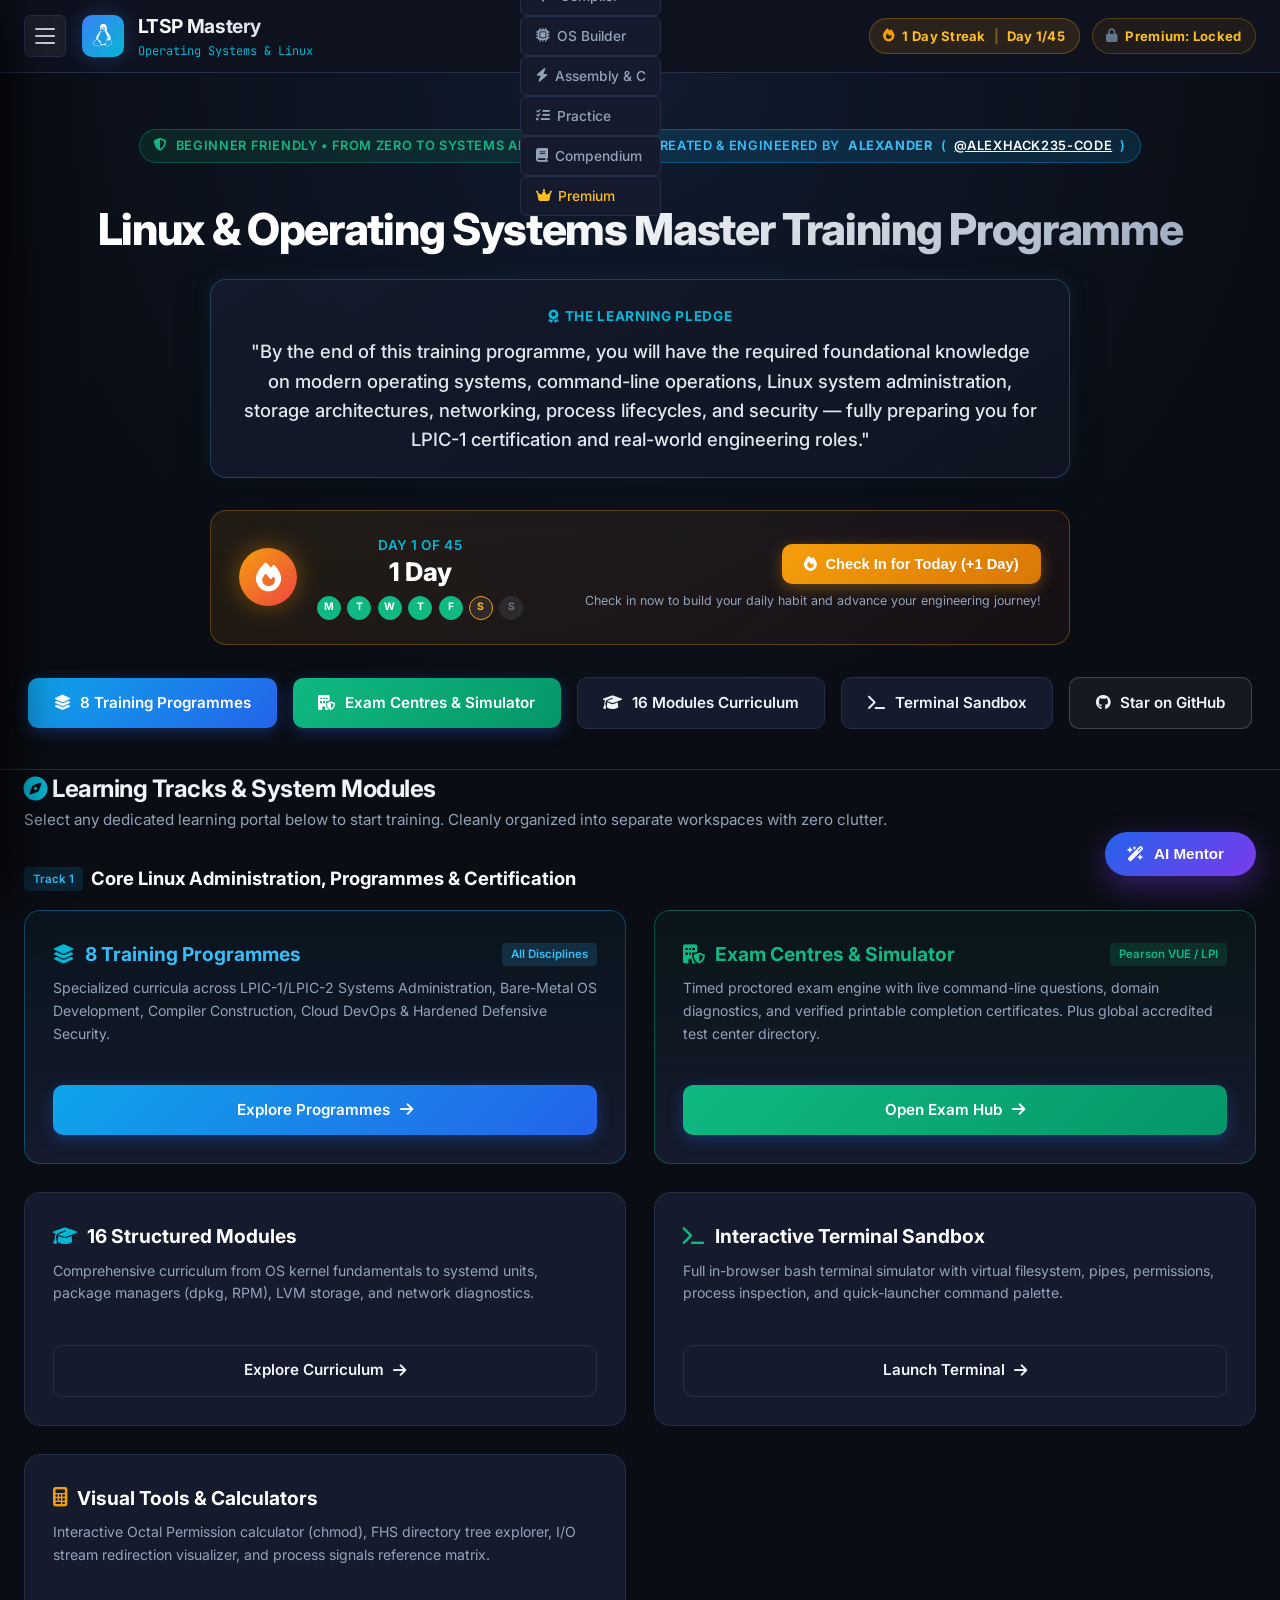
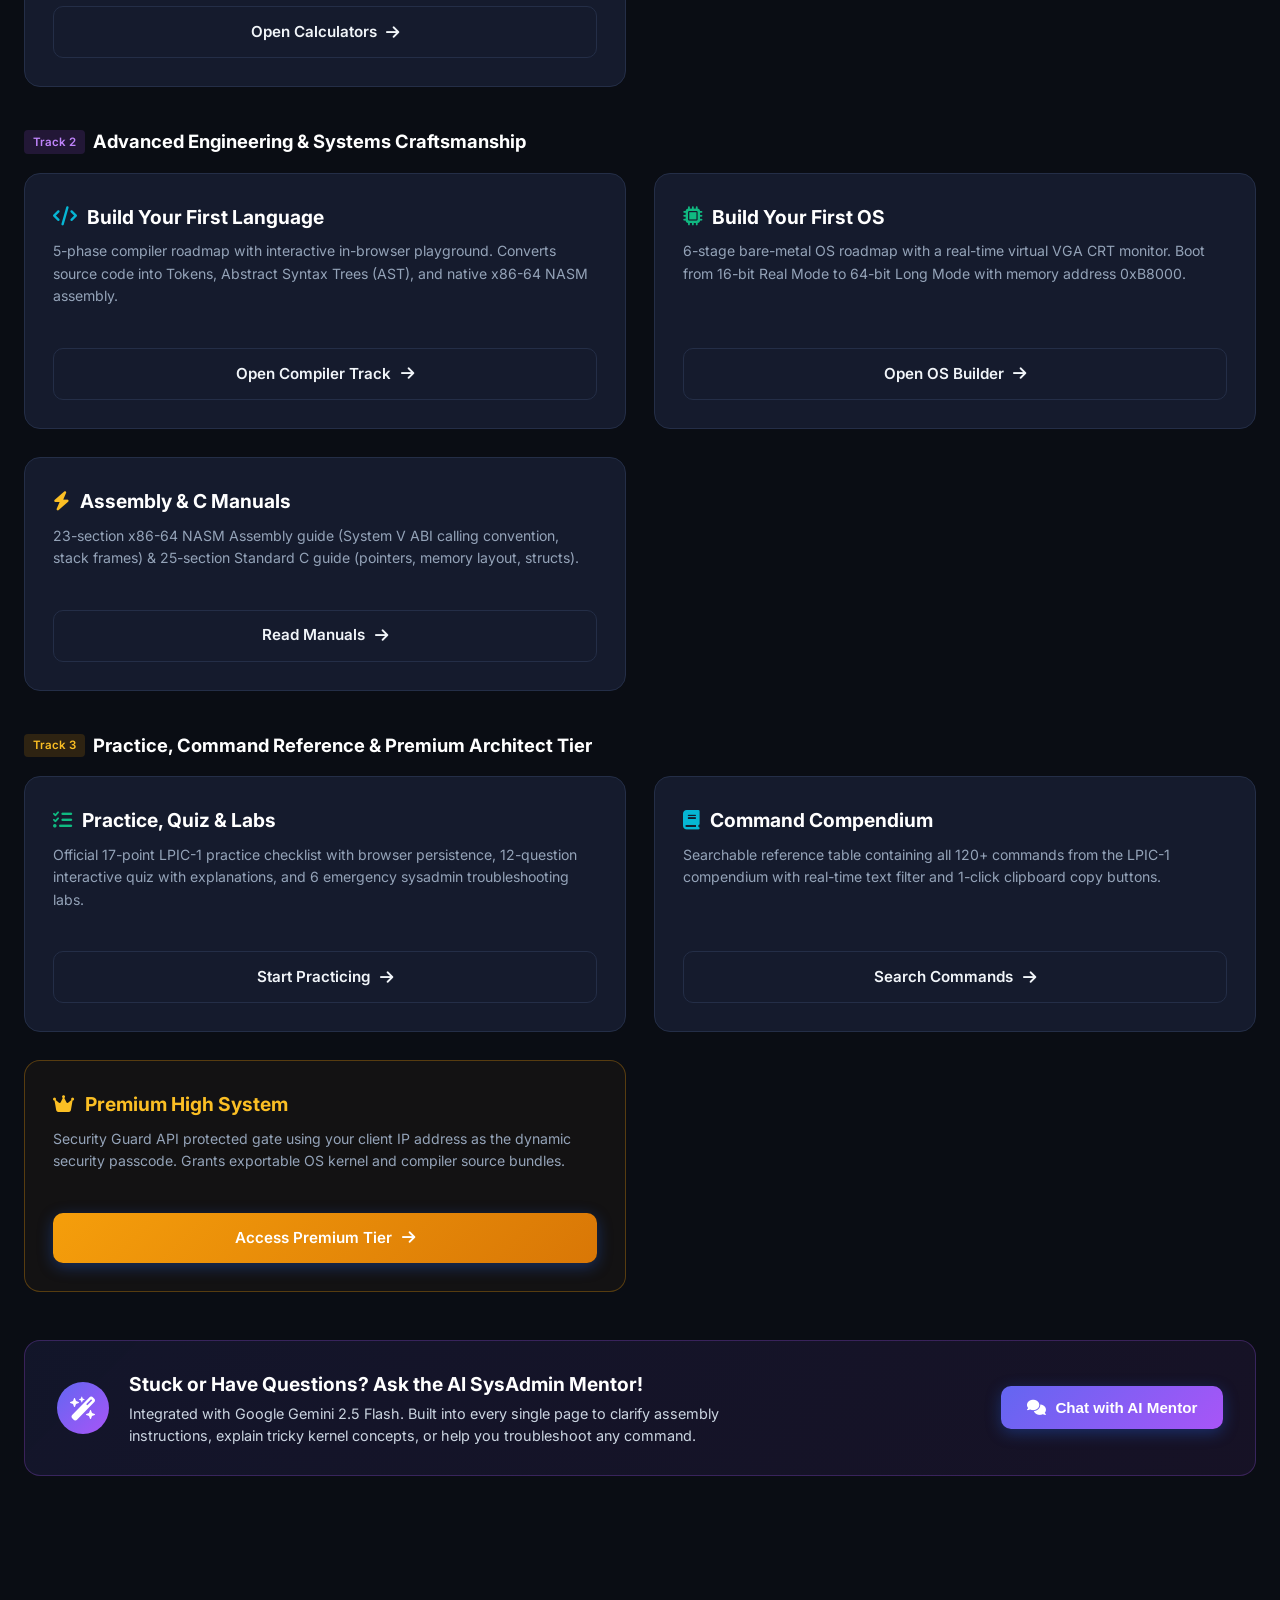
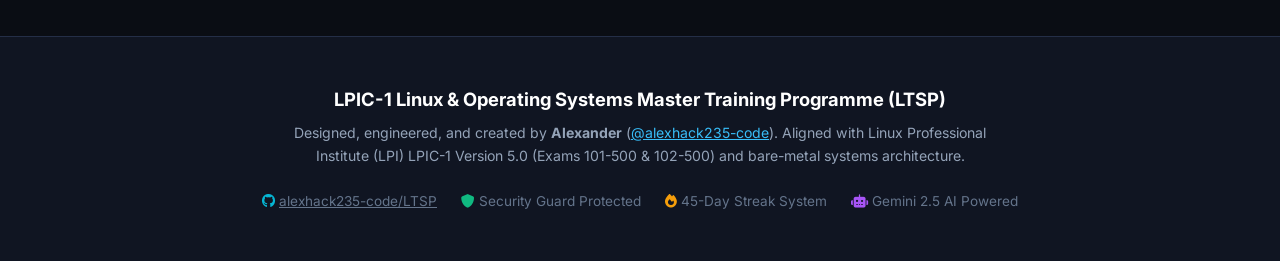
<file: index.html>
<!DOCTYPE html>
<html lang="en">
<head>
  <meta charset="UTF-8">
  <meta name="viewport" content="width=device-width, initial-scale=1.0, maximum-scale=5.0, viewport-fit=cover">
  <meta name="theme-color" content="#0a0d14">
  <meta name="mobile-web-app-capable" content="yes">
  <meta name="apple-mobile-web-app-capable" content="yes">
  <meta name="apple-mobile-web-app-status-bar-style" content="black-translucent">
  <title>LTSP • Linux & Operating Systems Master Training Programme</title>
  <link rel="preconnect" href="https://fonts.googleapis.com">
  <link rel="preconnect" href="https://fonts.gstatic.com" crossorigin>
  <link href="https://fonts.googleapis.com/css2?family=Inter:wght@400;500;600;700;800&family=JetBrains+Mono:wght@400;500;700&display=swap" rel="stylesheet">
  <link rel="stylesheet" href="https://cdnjs.cloudflare.com/ajax/libs/font-awesome/6.5.1/css/all.min.css" />
  <link rel="stylesheet" href="css/styles.css">
</head>
<body>

  <!-- Top Header with Hamburger -->
  <header class="site-header">
    <div class="container header-inner">
      <div style="display: flex; align-items: center; gap: 1rem;">
        <button class="btn-hamburger" id="btn-hamburger" aria-label="Open Navigation Menu">
          <span></span><span></span><span></span>
        </button>
        <div class="brand-logo" onclick="location.href='index.html'">
          <div class="brand-icon"><i class="fa-brands fa-linux"></i></div>
          <div class="brand-text">
            <h1>LTSP Mastery</h1>
            <div class="brand-tagline">Operating Systems & Linux</div>
          </div>
        </div>
      </div>

      <!-- Quick Nav Links on Desktop -->
      <nav class="header-quick-nav">
        <a href="curriculum.html" class="quick-nav-link"><i class="fa-solid fa-graduation-cap"></i> Curriculum</a>
        <a href="terminal.html" class="quick-nav-link"><i class="fa-solid fa-terminal"></i> Terminal</a>
        <a href="tools.html" class="quick-nav-link"><i class="fa-solid fa-calculator"></i> Tools</a>
        <a href="language_builder.html" class="quick-nav-link"><i class="fa-solid fa-code"></i> Compiler</a>
        <a href="os_builder.html" class="quick-nav-link"><i class="fa-solid fa-microchip"></i> OS Builder</a>
        <a href="reference.html" class="quick-nav-link"><i class="fa-solid fa-bolt"></i> Assembly & C</a>
        <a href="practice.html" class="quick-nav-link"><i class="fa-solid fa-list-check"></i> Practice</a>
        <a href="compendium.html" class="quick-nav-link"><i class="fa-solid fa-book"></i> Compendium</a>
        <a href="premium.html" class="quick-nav-link" style="color: #fbbf24;"><i class="fa-solid fa-crown"></i> Premium</a>
      </nav>

      <div style="display: flex; align-items: center; gap: 0.75rem;">
        <div class="streak-navbar-badge" id="nav-streak-pill">
          <i class="fa-solid fa-fire text-warning"></i> <span>1 Day Streak</span>
        </div>
        <div class="streak-navbar-badge" id="nav-premium-badge" style="background: rgba(245,158,11,0.08); border-color: rgba(245,158,11,0.25);">
          <i class="fa-solid fa-lock text-muted"></i> <span>Premium: Locked</span>
        </div>
      </div>
    </div>
  </header>

  <!-- Hero Welcome Banner -->
  <section class="hero-banner">
    <div class="container">
      
      <div style="display: flex; align-items: center; justify-content: center; gap: 0.75rem; flex-wrap: wrap; margin-bottom: 1.25rem;">
        <div class="hero-pill">
          <i class="fa-solid fa-shield-halved"></i> Beginner Friendly • From Zero to Systems Architect
        </div>
        <div class="hero-pill" style="background: rgba(14, 165, 233, 0.15); border-color: rgba(14, 165, 233, 0.35); color: #38bdf8;">
          <i class="fa-brands fa-github"></i> Created & Engineered by <strong>Alexander</strong> (<a href="https://github.com/alexhack235-code/LTSP" target="_blank" style="color: #fff; text-decoration: underline;">@alexhack235-code</a>)
        </div>
      </div>

      <h2 class="hero-title">Linux & Operating Systems Master Training Programme</h2>
      
      <!-- Primary Learning Pledge -->
      <div class="hero-pledge-card">
        <div class="hero-pledge-badge">
          <i class="fa-solid fa-award"></i> The Learning Pledge
        </div>
        <p class="hero-pledge-text">
          "By the end of this training programme, you will have the required foundational knowledge on modern operating systems, command-line operations, Linux system administration, storage architectures, networking, process lifecycles, and security — fully preparing you for LPIC-1 certification and real-world engineering roles."
        </p>
      </div>

      <!-- Interactive Day & Streak Counter Widget -->
      <div class="streak-card-wrapper">
        <div class="streak-card-left">
          <div class="flame-icon-big">
            <i class="fa-solid fa-fire"></i>
          </div>
          <div>
            <div class="streak-challenge-text" id="challenge-day-big">Day 1 of 45-Day Systems Journey</div>
            <div class="streak-count-text" id="streak-count-big">1 Day Streak</div>
            <div class="streak-week-dots" id="streak-week-dots"></div>
          </div>
        </div>
        <div style="text-align: right;">
          <button class="btn-checkin" id="btn-daily-checkin">
            <i class="fa-solid fa-fire"></i> Check In for Today (+1 Day)
          </button>
          <div style="font-size: 0.78rem; color: #94a3b8; margin-top: 0.4rem;" id="streak-status-msg">
            Check in now to build your daily habit and advance your engineering journey!
          </div>
        </div>
      </div>

      <!-- Fast Action CTA Buttons -->
      <div class="hero-actions-row" style="flex-wrap: wrap;">
        <a href="programmes.html" class="btn-primary" style="background: linear-gradient(135deg, #0ea5e9, #2563eb);">
          <i class="fa-solid fa-layer-group"></i> 8 Training Programmes
        </a>
        <a href="exams.html" class="btn-primary" style="background: linear-gradient(135deg, #10b981, #059669);">
          <i class="fa-solid fa-building-shield"></i> Exam Centres & Simulator
        </a>
        <a href="curriculum.html" class="btn-secondary">
          <i class="fa-solid fa-graduation-cap"></i> 16 Modules Curriculum
        </a>
        <a href="terminal.html" class="btn-secondary">
          <i class="fa-solid fa-terminal"></i> Terminal Sandbox
        </a>
        <a href="https://github.com/alexhack235-code/LTSP" target="_blank" class="btn-secondary" style="background: rgba(255,255,255,0.05); border-color: rgba(255,255,255,0.2);">
          <i class="fa-brands fa-github"></i> Star on GitHub
        </a>
      </div>

    </div>
  </section>

  <!-- Main Launchpad & Hub Navigation Section -->
  <main class="container" style="padding-bottom: 5rem;">
    
    <div class="section-header-row" style="margin-bottom: 2rem;">
      <div>
        <h3 class="section-title" style="font-size: 1.5rem;">
          <i class="fa-solid fa-compass" style="color: var(--accent-cyan);"></i> Learning Tracks & System Modules
        </h3>
        <p style="color: var(--text-secondary); font-size: 0.95rem;">
          Select any dedicated learning portal below to start training. Cleanly organized into separate workspaces with zero clutter.
        </p>
      </div>
    </div>

    <!-- Category 1: Core Linux Administration & Certification Hub -->
    <div style="margin-bottom: 2.5rem;">
      <div style="display: flex; align-items: center; gap: 0.5rem; margin-bottom: 1rem;">
        <span class="badge-tag" style="background: rgba(14, 165, 233, 0.15); color: #38bdf8; border-color: rgba(14, 165, 233, 0.3);">Track 1</span>
        <h4 style="font-size: 1.15rem; color: #fff; font-weight: 700;">Core Linux Administration, Programmes & Certification</h4>
      </div>

      <div class="tools-grid">
        <!-- Card: Training Programmes Hub -->
        <div class="tool-card" style="display: flex; flex-direction: column; justify-content: space-between; border-color: rgba(14, 165, 233, 0.35); background: linear-gradient(180deg, rgba(14, 165, 233, 0.05), var(--bg-card));">
          <div>
            <div style="display: flex; justify-content: space-between; align-items: center; margin-bottom: 0.5rem;">
              <div class="tool-card-title" style="color: #38bdf8; margin-bottom: 0;">
                <i class="fa-solid fa-layer-group text-cyan"></i> 8 Training Programmes
              </div>
              <span class="badge-tag" style="background: rgba(56, 189, 248, 0.15); color: #38bdf8; border: none; font-size: 0.72rem;">All Disciplines</span>
            </div>
            <p class="tool-card-desc">
              Specialized curricula across LPIC-1/LPIC-2 Systems Administration, Bare-Metal OS Development, Compiler Construction, Cloud DevOps & Hardened Defensive Security.
            </p>
          </div>
          <a href="programmes.html" class="btn-primary" style="width: 100%; justify-content: center; margin-top: 1rem; background: linear-gradient(135deg, #0ea5e9, #2563eb);">
            Explore Programmes <i class="fa-solid fa-arrow-right"></i>
          </a>
        </div>

        <!-- Card: Exam Centres & Simulator -->
        <div class="tool-card" style="display: flex; flex-direction: column; justify-content: space-between; border-color: rgba(16, 185, 129, 0.35); background: linear-gradient(180deg, rgba(16, 185, 129, 0.05), var(--bg-card));">
          <div>
            <div style="display: flex; justify-content: space-between; align-items: center; margin-bottom: 0.5rem;">
              <div class="tool-card-title" style="color: #10b981; margin-bottom: 0;">
                <i class="fa-solid fa-building-shield text-emerald"></i> Exam Centres & Simulator
              </div>
              <span class="badge-tag" style="background: rgba(16, 185, 129, 0.15); color: #10b981; border: none; font-size: 0.72rem;">Pearson VUE / LPI</span>
            </div>
            <p class="tool-card-desc">
              Timed proctored exam engine with live command-line questions, domain diagnostics, and verified printable completion certificates. Plus global accredited test center directory.
            </p>
          </div>
          <a href="exams.html" class="btn-primary" style="width: 100%; justify-content: center; margin-top: 1rem; background: linear-gradient(135deg, #10b981, #059669);">
            Open Exam Hub <i class="fa-solid fa-arrow-right"></i>
          </a>
        </div>

        <!-- Card: 16 Modules Curriculum -->
        <div class="tool-card" style="display: flex; flex-direction: column; justify-content: space-between;">
          <div>
            <div class="tool-card-title">
              <i class="fa-solid fa-graduation-cap" style="color: var(--accent-cyan);"></i> 16 Structured Modules
            </div>
            <p class="tool-card-desc">
              Comprehensive curriculum from OS kernel fundamentals to systemd units, package managers (dpkg, RPM), LVM storage, and network diagnostics.
            </p>
          </div>
          <a href="curriculum.html" class="btn-secondary" style="width: 100%; justify-content: center; margin-top: 1rem;">
            Explore Curriculum <i class="fa-solid fa-arrow-right"></i>
          </a>
        </div>

        <!-- Card: Interactive Terminal -->
        <div class="tool-card" style="display: flex; flex-direction: column; justify-content: space-between;">
          <div>
            <div class="tool-card-title">
              <i class="fa-solid fa-terminal" style="color: var(--accent-emerald);"></i> Interactive Terminal Sandbox
            </div>
            <p class="tool-card-desc">
              Full in-browser bash terminal simulator with virtual filesystem, pipes, permissions, process inspection, and quick-launcher command palette.
            </p>
          </div>
          <a href="terminal.html" class="btn-secondary" style="width: 100%; justify-content: center; margin-top: 1rem;">
            Launch Terminal <i class="fa-solid fa-arrow-right"></i>
          </a>
        </div>

        <!-- Card: Visual Tools -->
        <div class="tool-card" style="display: flex; flex-direction: column; justify-content: space-between;">
          <div>
            <div class="tool-card-title">
              <i class="fa-solid fa-calculator" style="color: var(--accent-amber);"></i> Visual Tools & Calculators
            </div>
            <p class="tool-card-desc">
              Interactive Octal Permission calculator (chmod), FHS directory tree explorer, I/O stream redirection visualizer, and process signals reference matrix.
            </p>
          </div>
          <a href="tools.html" class="btn-secondary" style="width: 100%; justify-content: center; margin-top: 1rem;">
            Open Calculators <i class="fa-solid fa-arrow-right"></i>
          </a>
        </div>
      </div>
    </div>

    <!-- Category 2: Advanced Engineering Tracks -->
    <div style="margin-bottom: 2.5rem;">
      <div style="display: flex; align-items: center; gap: 0.5rem; margin-bottom: 1rem;">
        <span class="badge-tag" style="background: rgba(168, 85, 247, 0.15); color: #c084fc; border-color: rgba(168, 85, 247, 0.3);">Track 2</span>
        <h4 style="font-size: 1.15rem; color: #fff; font-weight: 700;">Advanced Engineering & Systems Craftsmanship</h4>
      </div>

      <div class="tools-grid">
        <!-- Card 4: Build a Language -->
        <div class="tool-card" style="display: flex; flex-direction: column; justify-content: space-between;">
          <div>
            <div class="tool-card-title">
              <i class="fa-solid fa-code" style="color: var(--accent-cyan);"></i> Build Your First Language
            </div>
            <p class="tool-card-desc">
              5-phase compiler roadmap with interactive in-browser playground. Converts source code into Tokens, Abstract Syntax Trees (AST), and native x86-64 NASM assembly.
            </p>
          </div>
          <a href="language_builder.html" class="btn-secondary" style="width: 100%; justify-content: center; margin-top: 1rem;">
            Open Compiler Track <i class="fa-solid fa-arrow-right"></i>
          </a>
        </div>

        <!-- Card 5: Build an OS -->
        <div class="tool-card" style="display: flex; flex-direction: column; justify-content: space-between;">
          <div>
            <div class="tool-card-title">
              <i class="fa-solid fa-microchip" style="color: var(--accent-emerald);"></i> Build Your First OS
            </div>
            <p class="tool-card-desc">
              6-stage bare-metal OS roadmap with a real-time virtual VGA CRT monitor. Boot from 16-bit Real Mode to 64-bit Long Mode with memory address 0xB8000.
            </p>
          </div>
          <a href="os_builder.html" class="btn-secondary" style="width: 100%; justify-content: center; margin-top: 1rem;">
            Open OS Builder <i class="fa-solid fa-arrow-right"></i>
          </a>
        </div>

        <!-- Card 6: Assembly & C Manuals -->
        <div class="tool-card" style="display: flex; flex-direction: column; justify-content: space-between;">
          <div>
            <div class="tool-card-title">
              <i class="fa-solid fa-bolt" style="color: #fbbf24;"></i> Assembly & C Manuals
            </div>
            <p class="tool-card-desc">
              23-section x86-64 NASM Assembly guide (System V ABI calling convention, stack frames) & 25-section Standard C guide (pointers, memory layout, structs).
            </p>
          </div>
          <a href="reference.html" class="btn-secondary" style="width: 100%; justify-content: center; margin-top: 1rem;">
            Read Manuals <i class="fa-solid fa-arrow-right"></i>
          </a>
        </div>
      </div>
    </div>

    <!-- Category 3: Practice, Reference & Premium -->
    <div style="margin-bottom: 2.5rem;">
      <div style="display: flex; align-items: center; gap: 0.5rem; margin-bottom: 1rem;">
        <span class="badge-tag" style="background: rgba(245, 158, 11, 0.15); color: #fbbf24; border-color: rgba(245, 158, 11, 0.3);">Track 3</span>
        <h4 style="font-size: 1.15rem; color: #fff; font-weight: 700;">Practice, Command Reference & Premium Architect Tier</h4>
      </div>

      <div class="tools-grid">
        <!-- Card 7: Practice & Labs -->
        <div class="tool-card" style="display: flex; flex-direction: column; justify-content: space-between;">
          <div>
            <div class="tool-card-title">
              <i class="fa-solid fa-list-check" style="color: var(--accent-emerald);"></i> Practice, Quiz & Labs
            </div>
            <p class="tool-card-desc">
              Official 17-point LPIC-1 practice checklist with browser persistence, 12-question interactive quiz with explanations, and 6 emergency sysadmin troubleshooting labs.
            </p>
          </div>
          <a href="practice.html" class="btn-secondary" style="width: 100%; justify-content: center; margin-top: 1rem;">
            Start Practicing <i class="fa-solid fa-arrow-right"></i>
          </a>
        </div>

        <!-- Card 8: Command Compendium -->
        <div class="tool-card" style="display: flex; flex-direction: column; justify-content: space-between;">
          <div>
            <div class="tool-card-title">
              <i class="fa-solid fa-book" style="color: var(--accent-cyan);"></i> Command Compendium
            </div>
            <p class="tool-card-desc">
              Searchable reference table containing all 120+ commands from the LPIC-1 compendium with real-time text filter and 1-click clipboard copy buttons.
            </p>
          </div>
          <a href="compendium.html" class="btn-secondary" style="width: 100%; justify-content: center; margin-top: 1rem;">
            Search Commands <i class="fa-solid fa-arrow-right"></i>
          </a>
        </div>

        <!-- Card 9: Premium High System -->
        <div class="tool-card" style="display: flex; flex-direction: column; justify-content: space-between; border-color: rgba(245, 158, 11, 0.3); background: rgba(245, 158, 11, 0.04);">
          <div>
            <div class="tool-card-title" style="color: #fbbf24;">
              <i class="fa-solid fa-crown" style="color: #fbbf24;"></i> Premium High System
            </div>
            <p class="tool-card-desc">
              Security Guard API protected gate using your client IP address as the dynamic security passcode. Grants exportable OS kernel and compiler source bundles.
            </p>
          </div>
          <a href="premium.html" class="btn-primary" style="width: 100%; justify-content: center; margin-top: 1rem; background: linear-gradient(135deg, #f59e0b, #d97706);">
            Access Premium Tier <i class="fa-solid fa-arrow-right"></i>
          </a>
        </div>
      </div>
    </div>

    <!-- AI Mentor Spotlight Card -->
    <div style="background: linear-gradient(135deg, rgba(99, 102, 241, 0.1), rgba(168, 85, 247, 0.08)); border: 1px solid rgba(168, 85, 247, 0.25); border-radius: var(--radius-lg); padding: 1.75rem 2rem; display: flex; align-items: center; justify-content: space-between; flex-wrap: wrap; gap: 1.5rem; margin-top: 3rem;">
      <div style="display: flex; align-items: center; gap: 1.25rem;">
        <div style="width: 52px; height: 52px; border-radius: 50%; background: linear-gradient(135deg, #6366f1, #a855f7); display: flex; align-items: center; justify-content: center; color: #fff; font-size: 1.5rem; flex-shrink: 0;">
          <i class="fa-solid fa-wand-magic-sparkles"></i>
        </div>
        <div>
          <h4 style="color: #fff; font-size: 1.2rem; font-weight: 700; margin-bottom: 0.25rem;">
            Stuck or Have Questions? Ask the AI SysAdmin Mentor!
          </h4>
          <p style="color: #cbd5e1; font-size: 0.9rem; max-width: 650px; line-height: 1.5;">
            Integrated with Google Gemini 2.5 Flash. Built into every single page to clarify assembly instructions, explain tricky kernel concepts, or help you troubleshoot any command.
          </p>
        </div>
      </div>
      <button class="btn-primary" onclick="document.getElementById('btn-toggle-gemini')?.click()" style="background: linear-gradient(135deg, #6366f1, #a855f7);">
        <i class="fa-solid fa-comments"></i> Chat with AI Mentor
      </button>
    </div>

  </main>

  <!-- App Footer with Alexander Attribution -->
  <footer style="margin-top: 5rem; border-top: 1px solid var(--border-subtle); padding: 3rem 0; background: var(--bg-secondary); text-align: center;">
    <div class="container">
      <div style="font-weight: 700; color: #fff; font-size: 1.15rem; margin-bottom: 0.5rem;">
        LPIC-1 Linux & Operating Systems Master Training Programme (LTSP)
      </div>
      <p style="font-size: 0.88rem; color: var(--text-secondary); max-width: 700px; margin: 0 auto 1.5rem; line-height: 1.6;">
        Designed, engineered, and created by <strong>Alexander</strong> (<a href="https://github.com/alexhack235-code" target="_blank" style="color: #38bdf8; text-decoration: underline;">@alexhack235-code</a>). Aligned with Linux Professional Institute (LPI) LPIC-1 Version 5.0 (Exams 101-500 & 102-500) and bare-metal systems architecture.
      </p>
      <div style="display: flex; justify-content: center; gap: 1.5rem; font-size: 0.85rem; color: var(--text-muted); flex-wrap: wrap;">
        <span><i class="fa-brands fa-github text-cyan"></i> <a href="https://github.com/alexhack235-code/LTSP" target="_blank" style="color: inherit; text-decoration: underline;">alexhack235-code/LTSP</a></span>
        <span><i class="fa-solid fa-shield text-emerald"></i> Security Guard Protected</span>
        <span><i class="fa-solid fa-fire text-warning"></i> 45-Day Streak System</span>
        <span><i class="fa-solid fa-robot" style="color: #a855f7;"></i> Gemini 2.5 AI Powered</span>
      </div>
    </div>
  </footer>

  <!-- Toast Notification Container -->
  <div class="toast-container" id="toast-container"></div>

  <!-- JavaScript Modules -->
  <script src="js/advanced_data.js"></script>
  <script src="js/advanced_app.js"></script>
  <script src="js/navigation.js"></script>
  <script src="js/ai_assistant.js"></script>
</body>
</html>
</file>
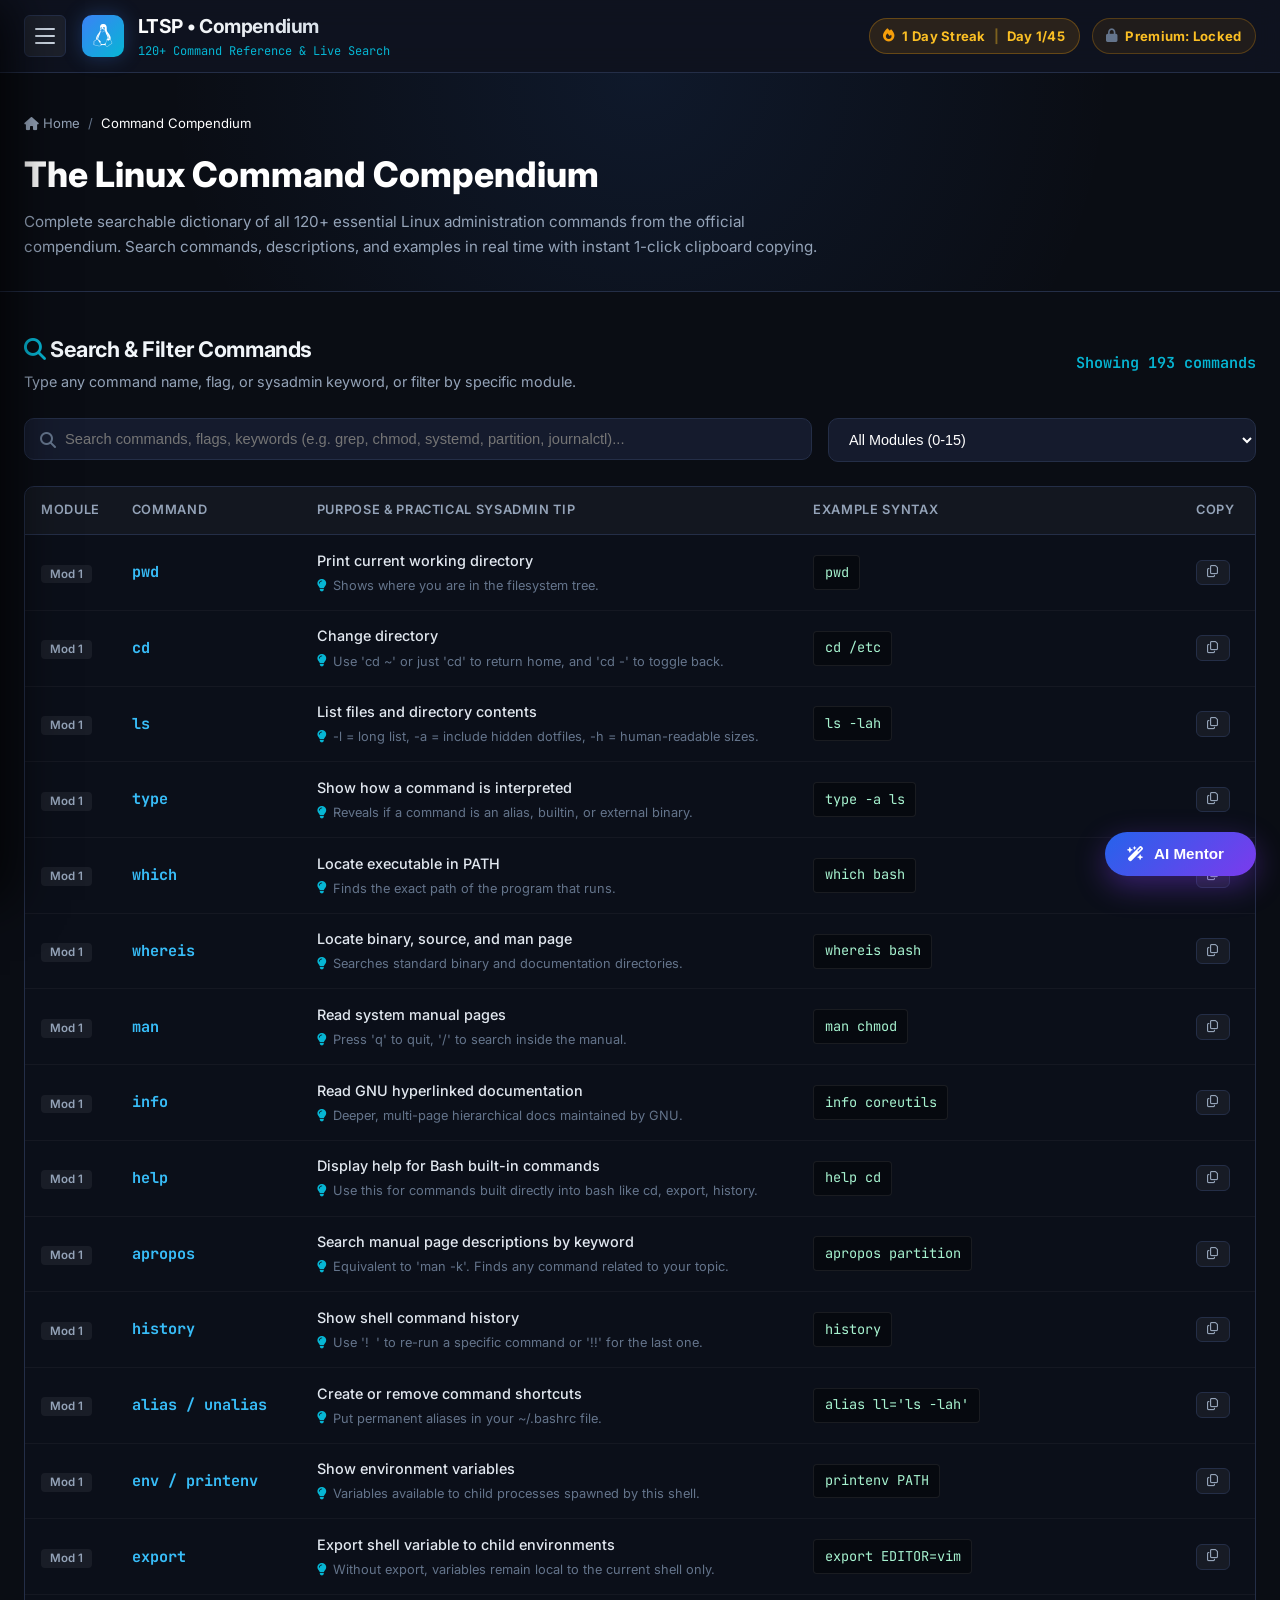
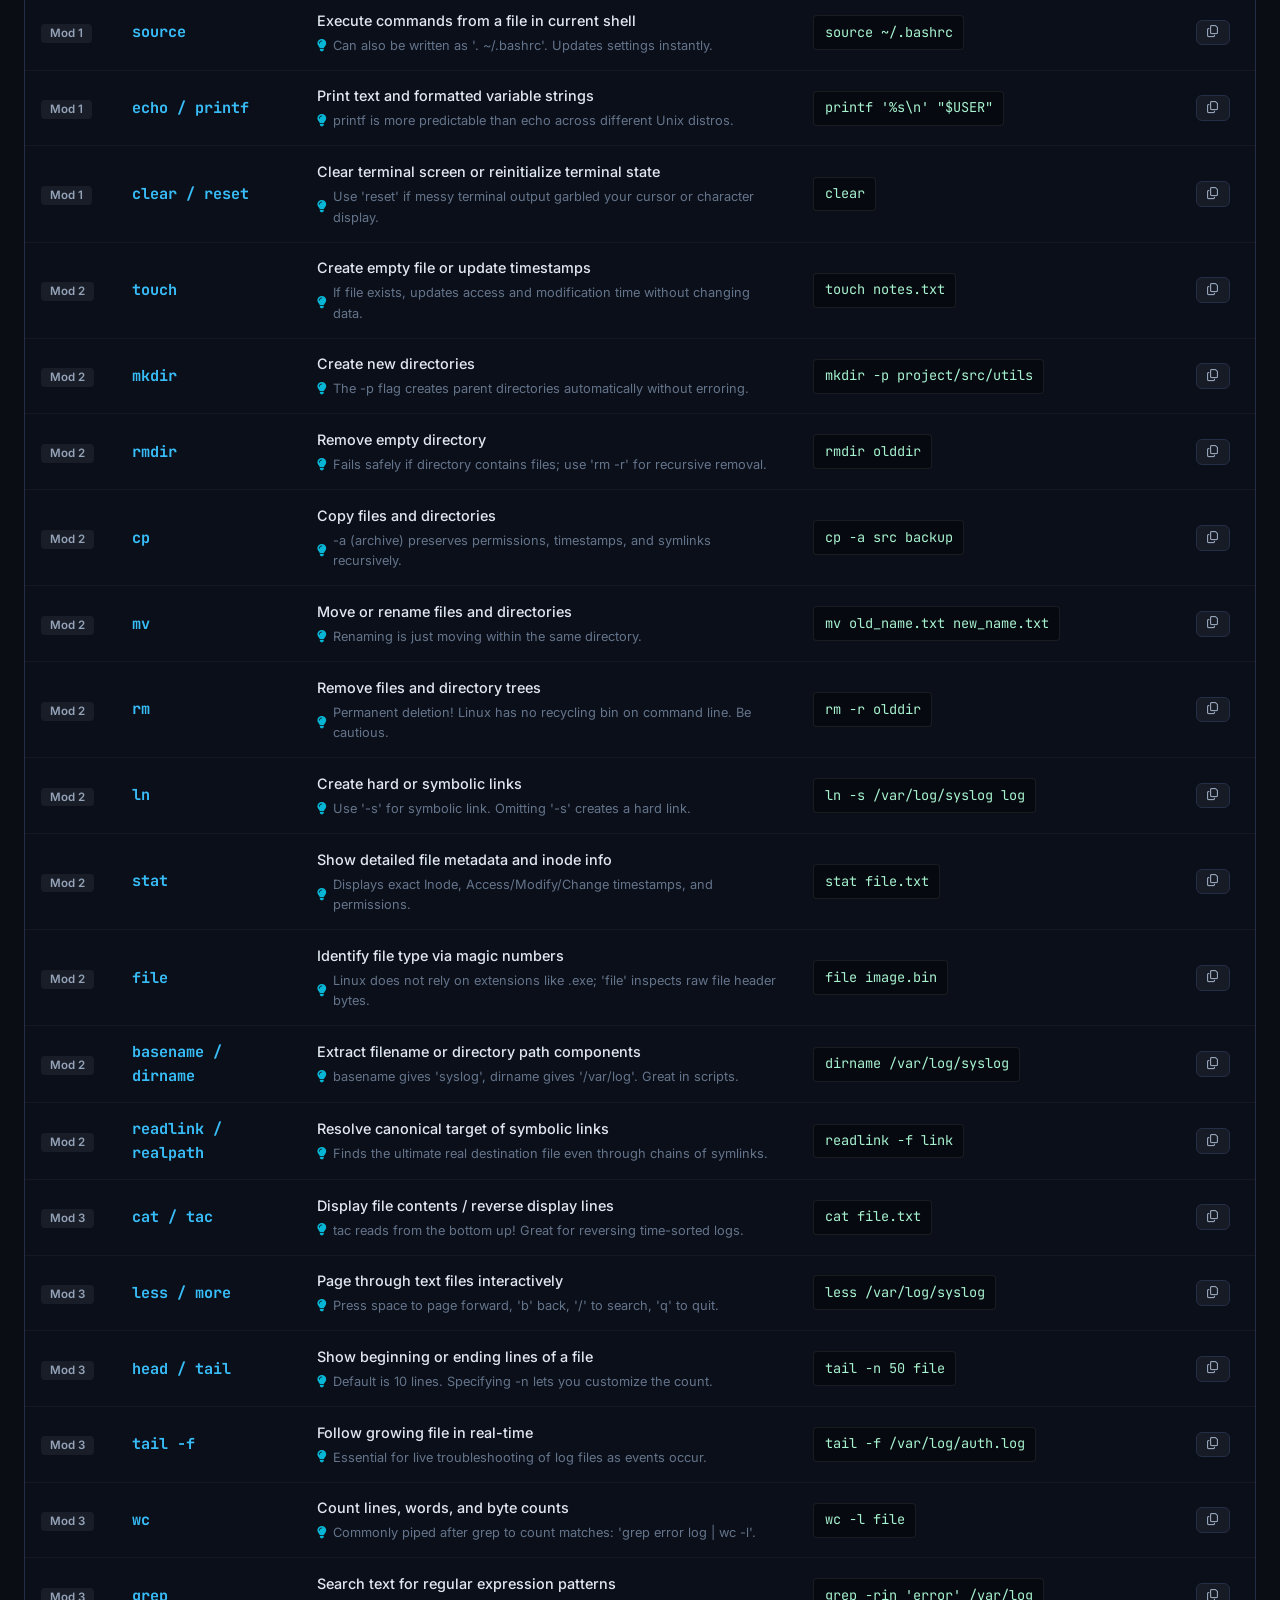
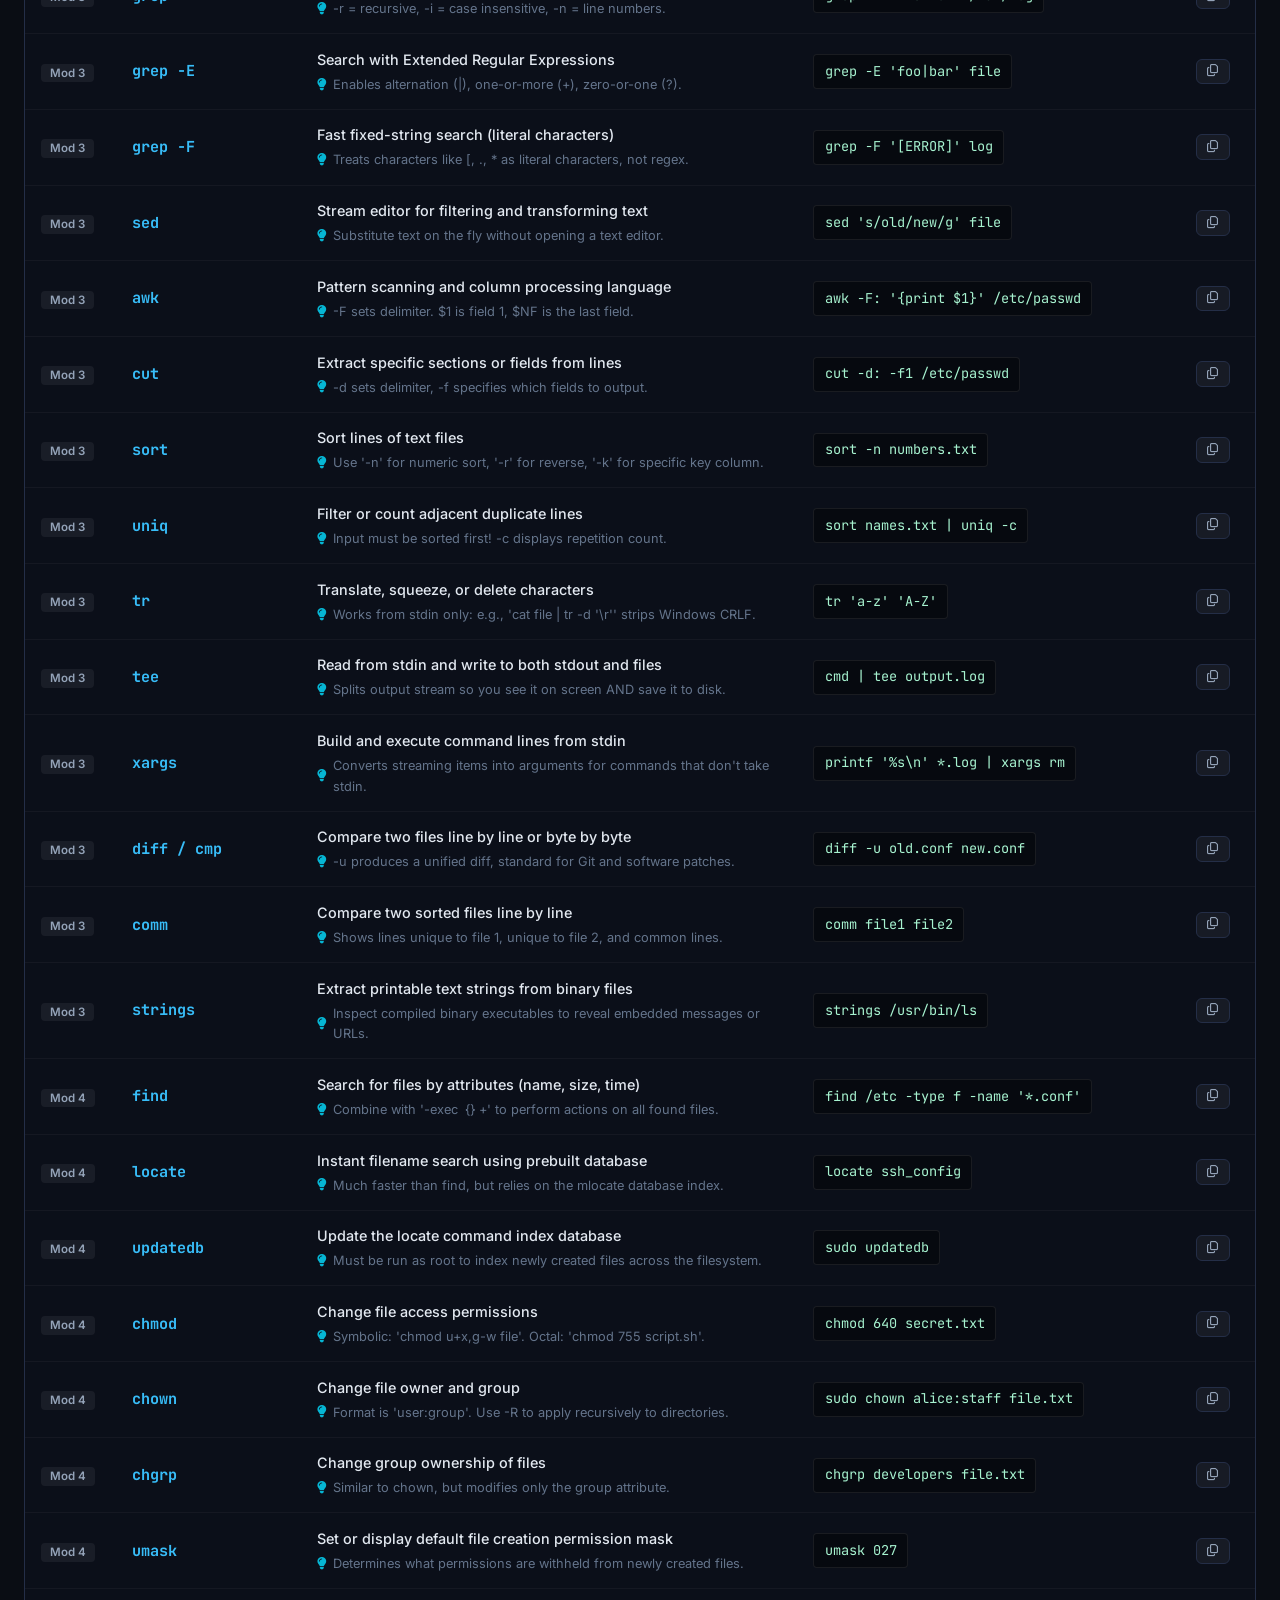
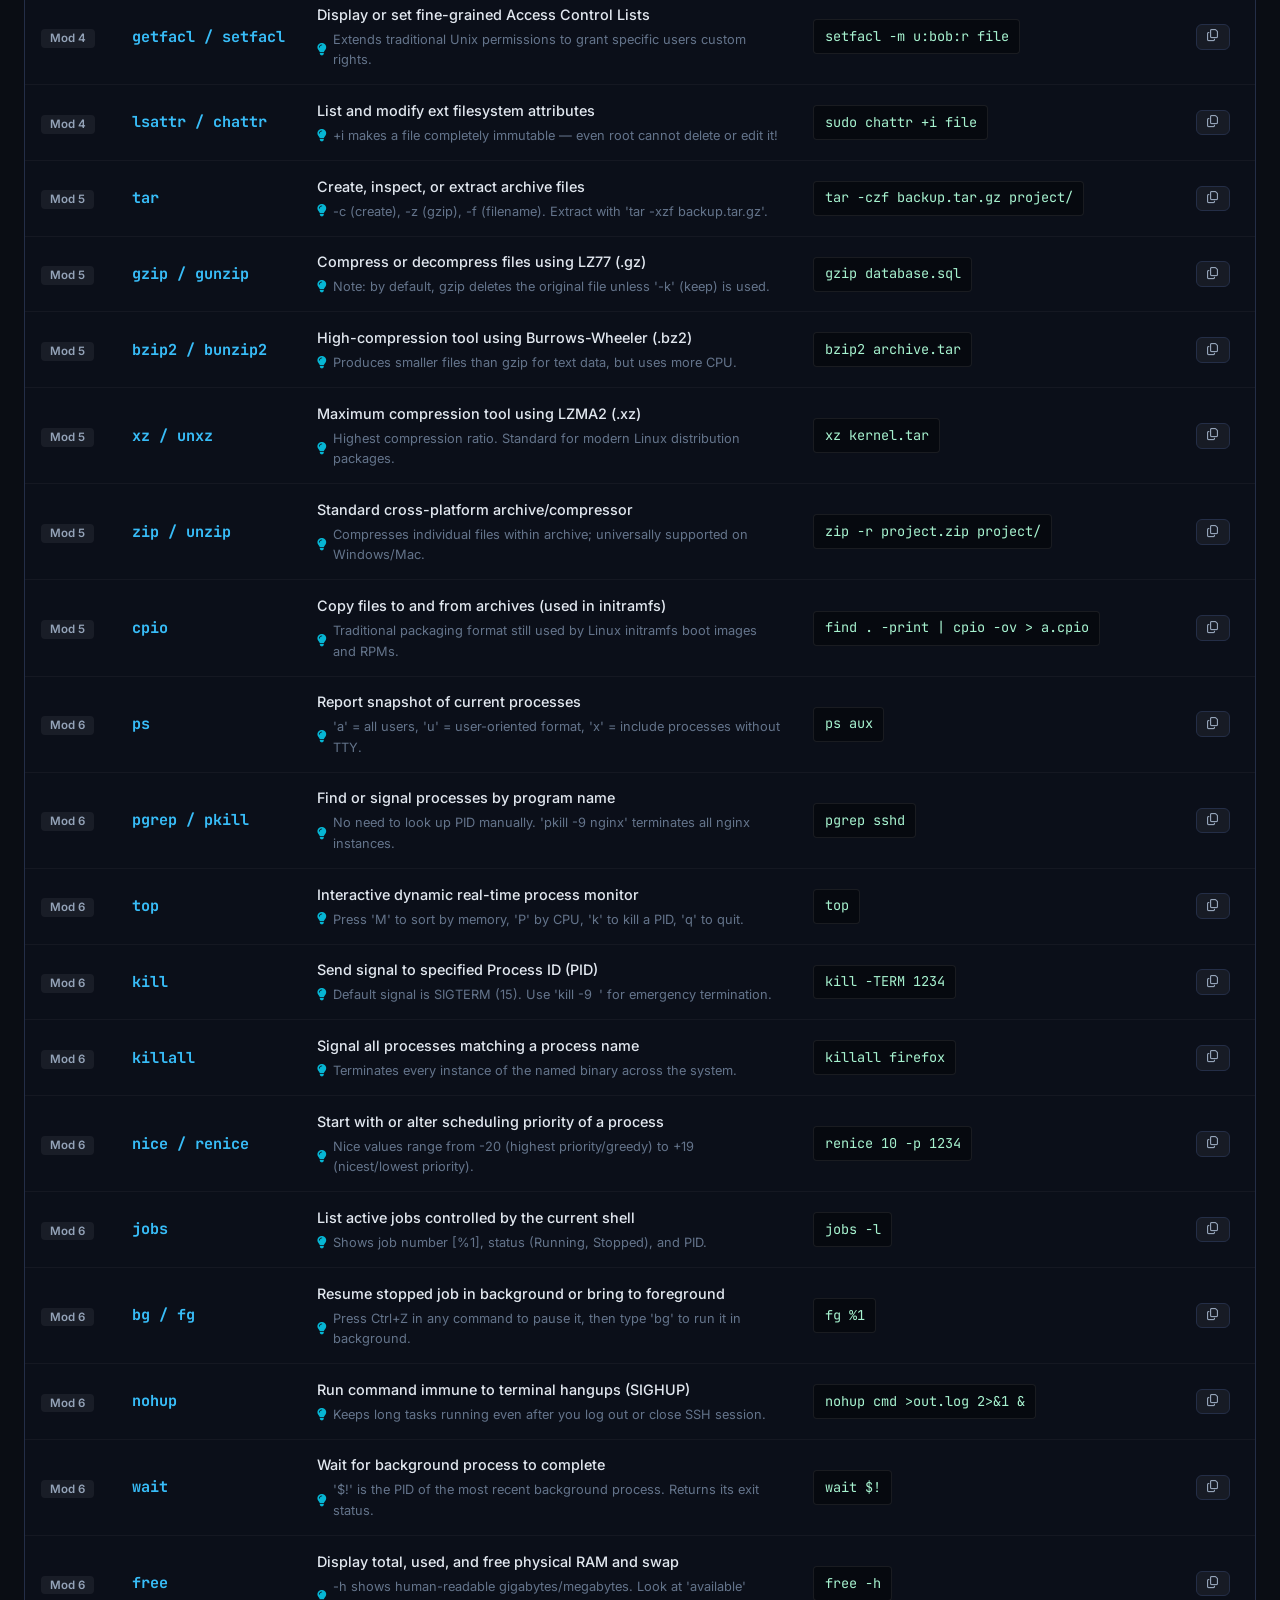
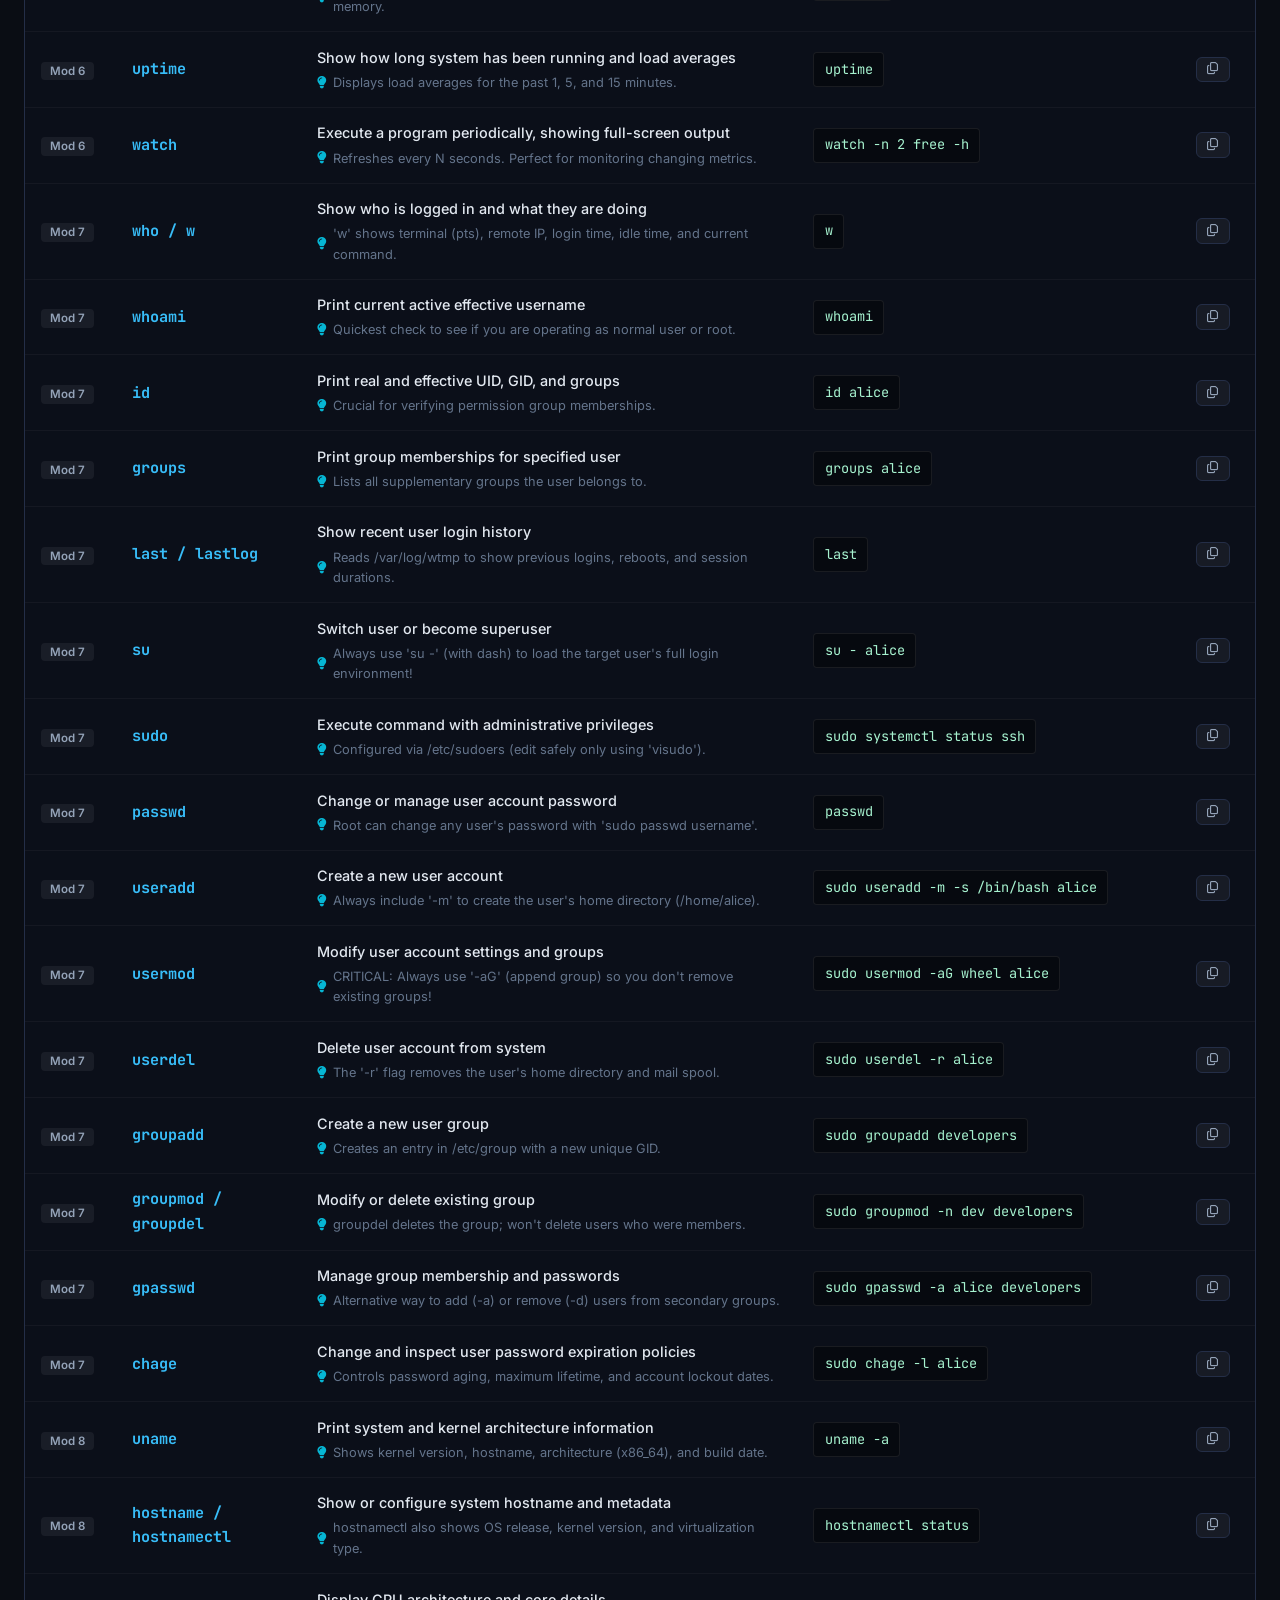
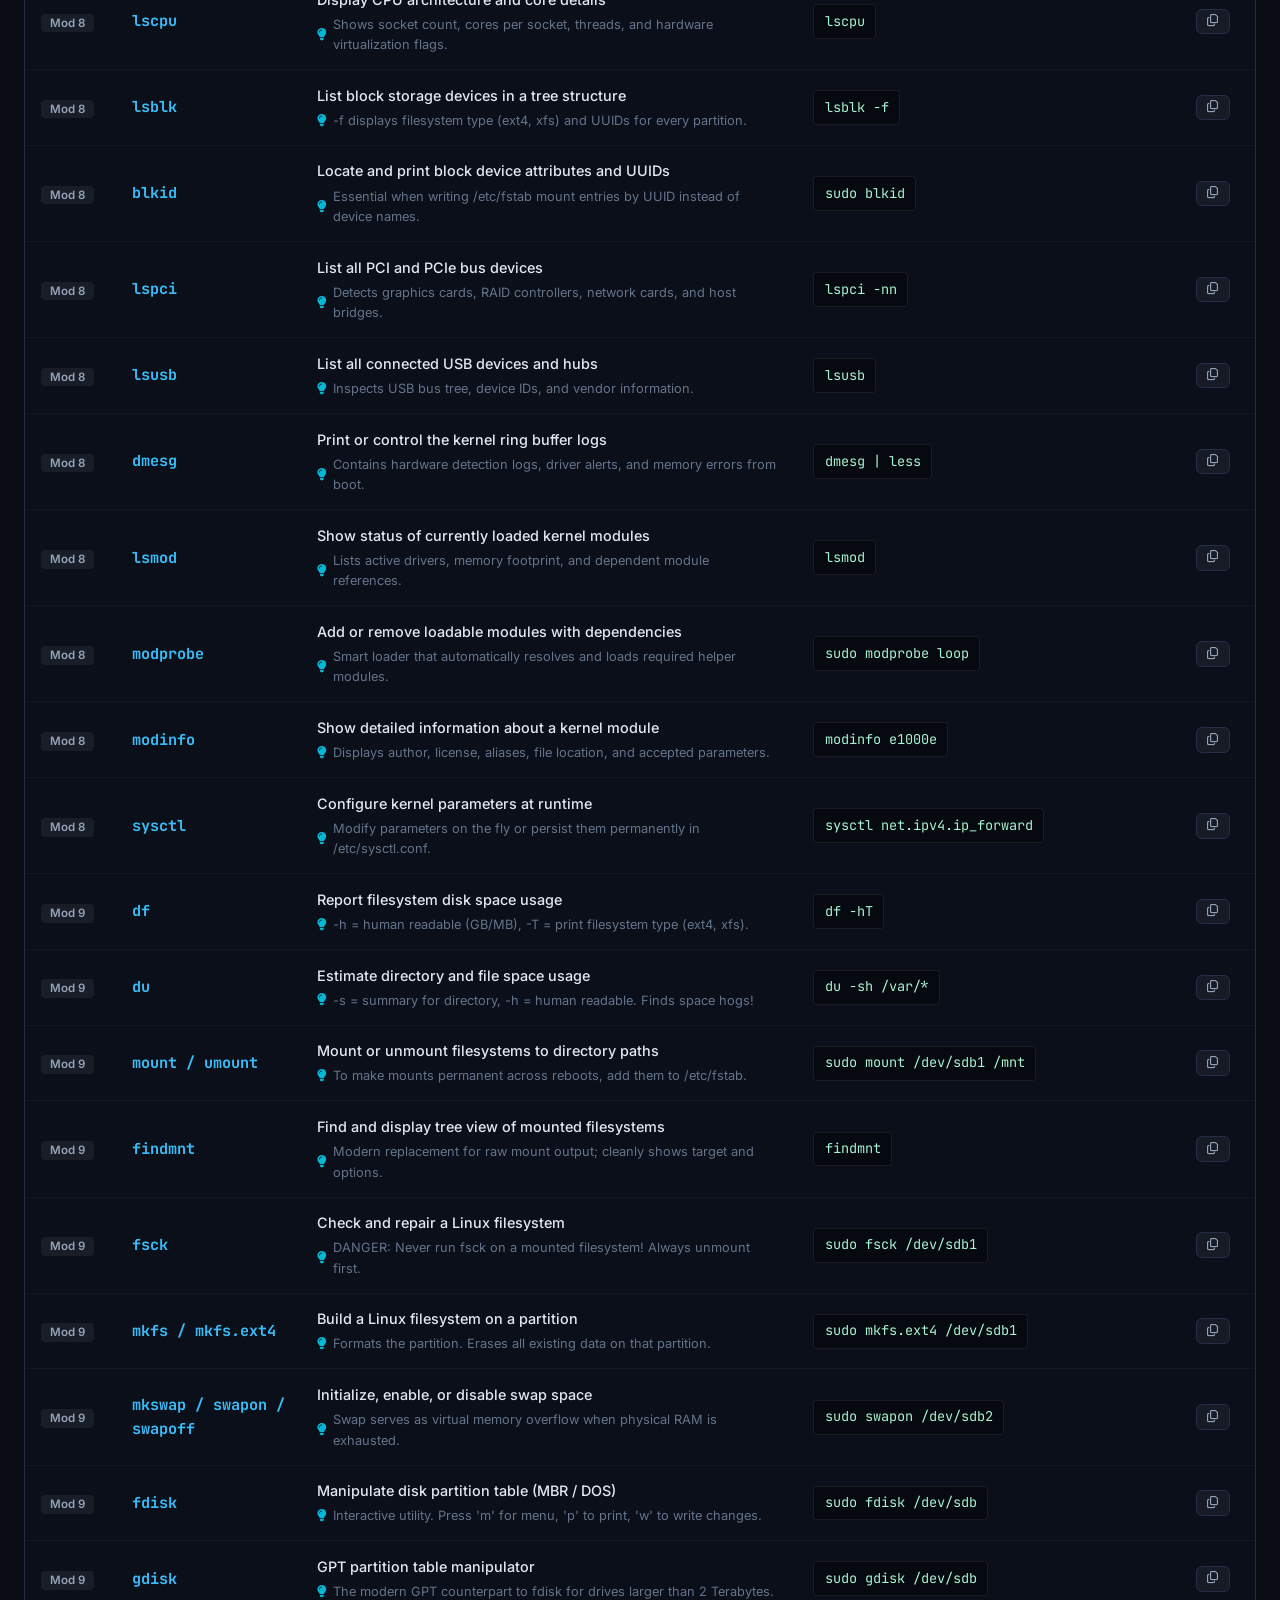
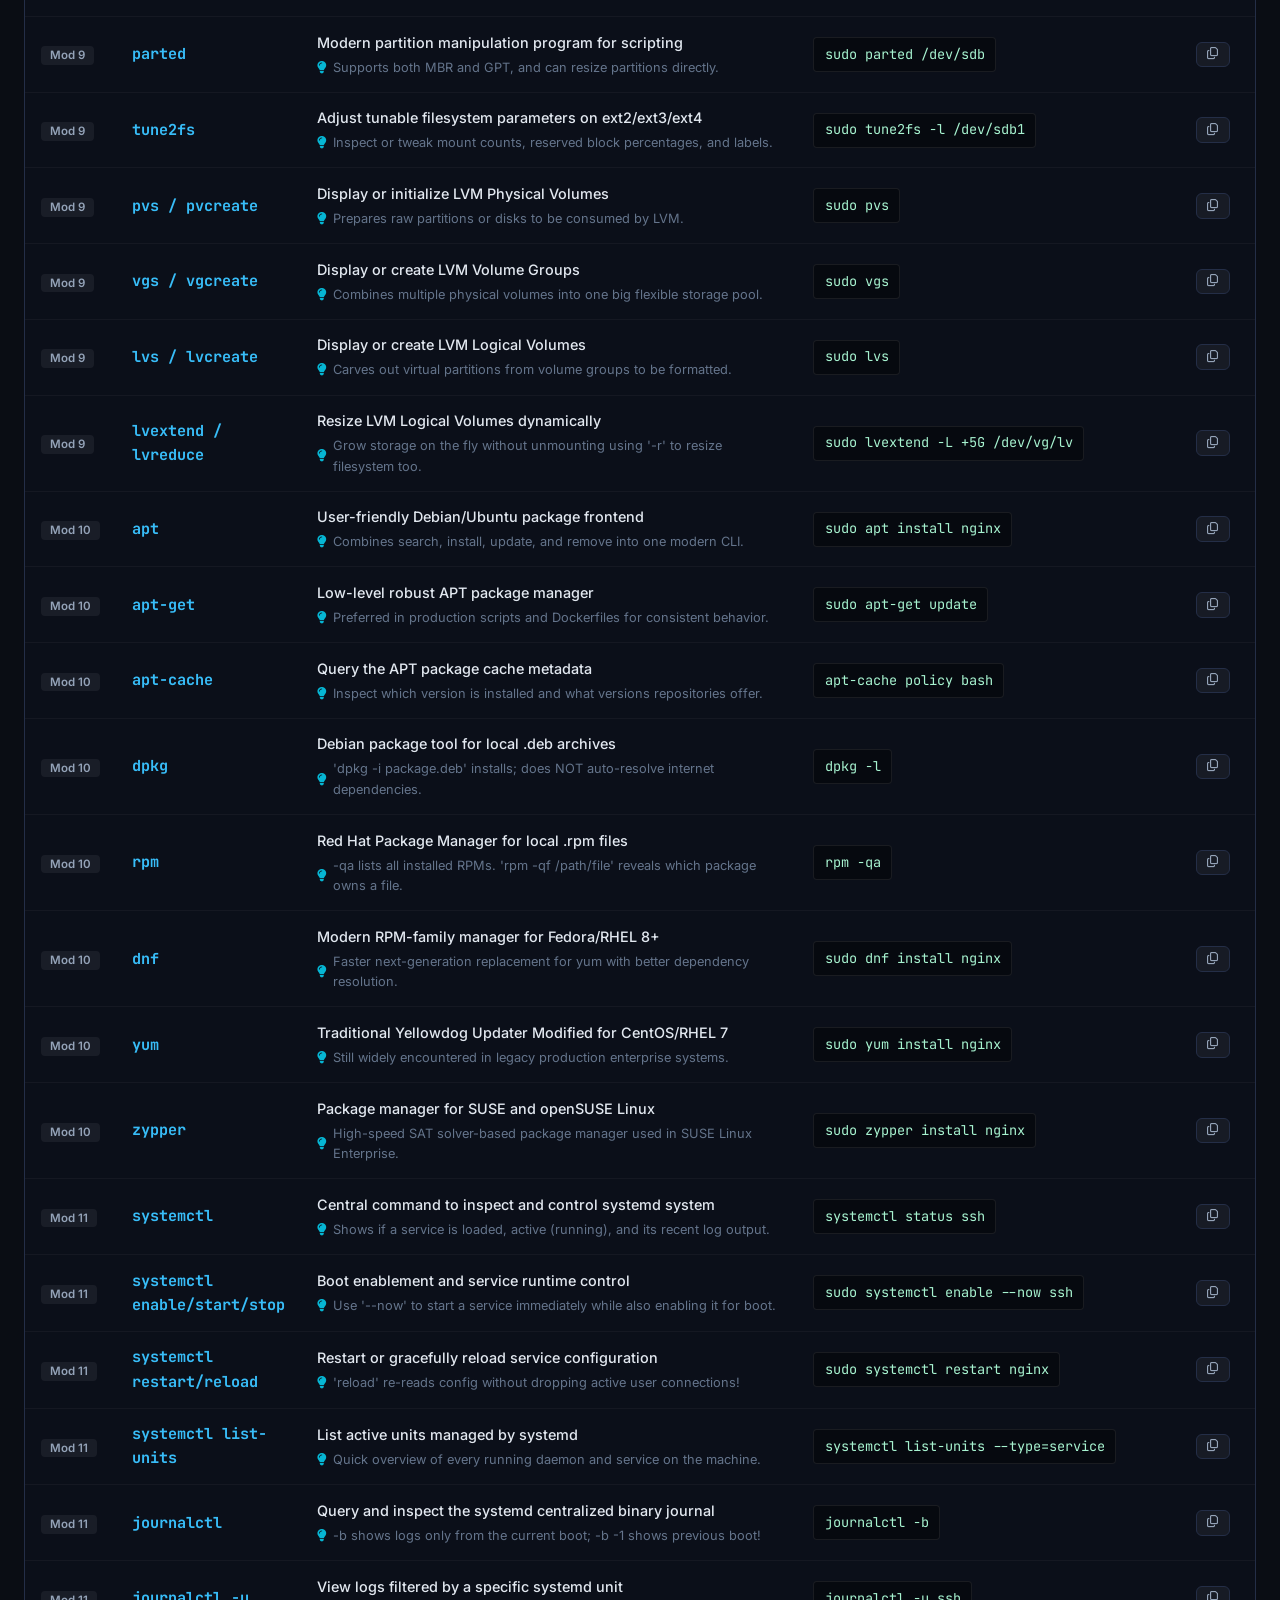
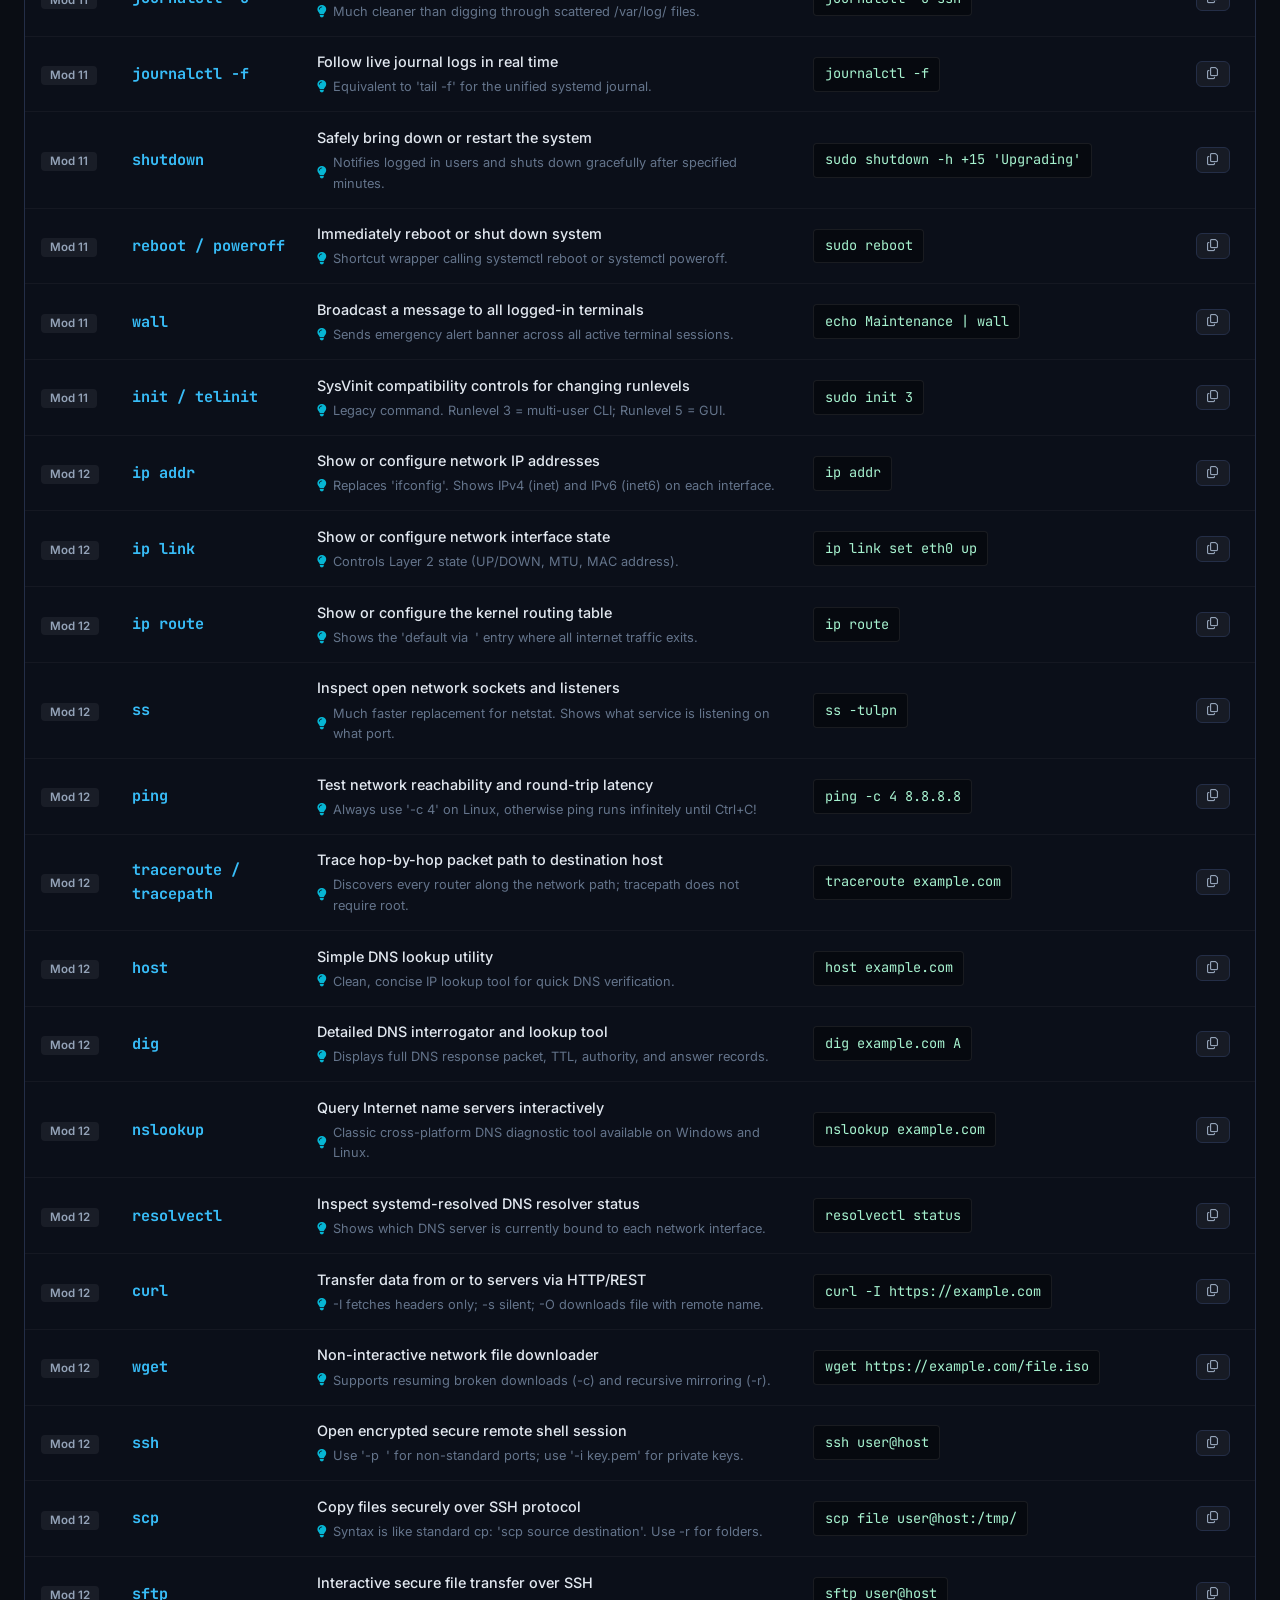
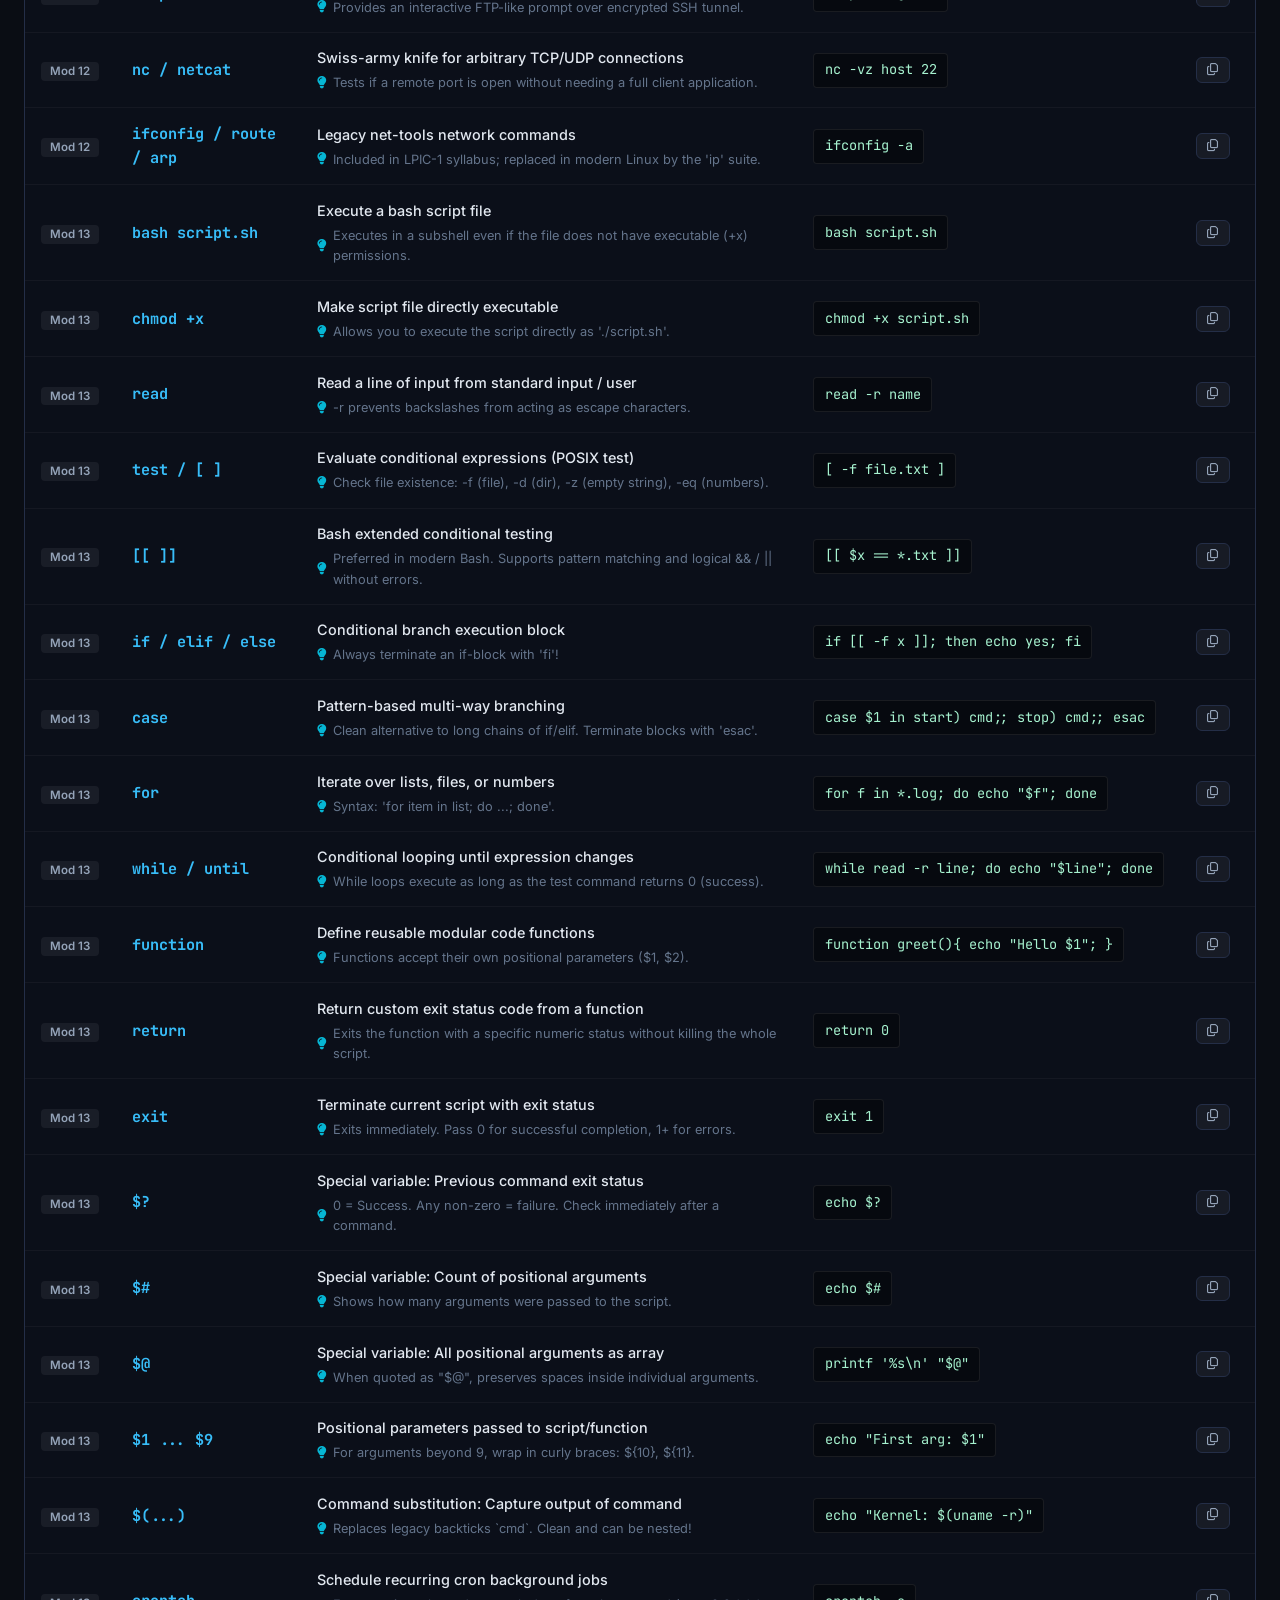
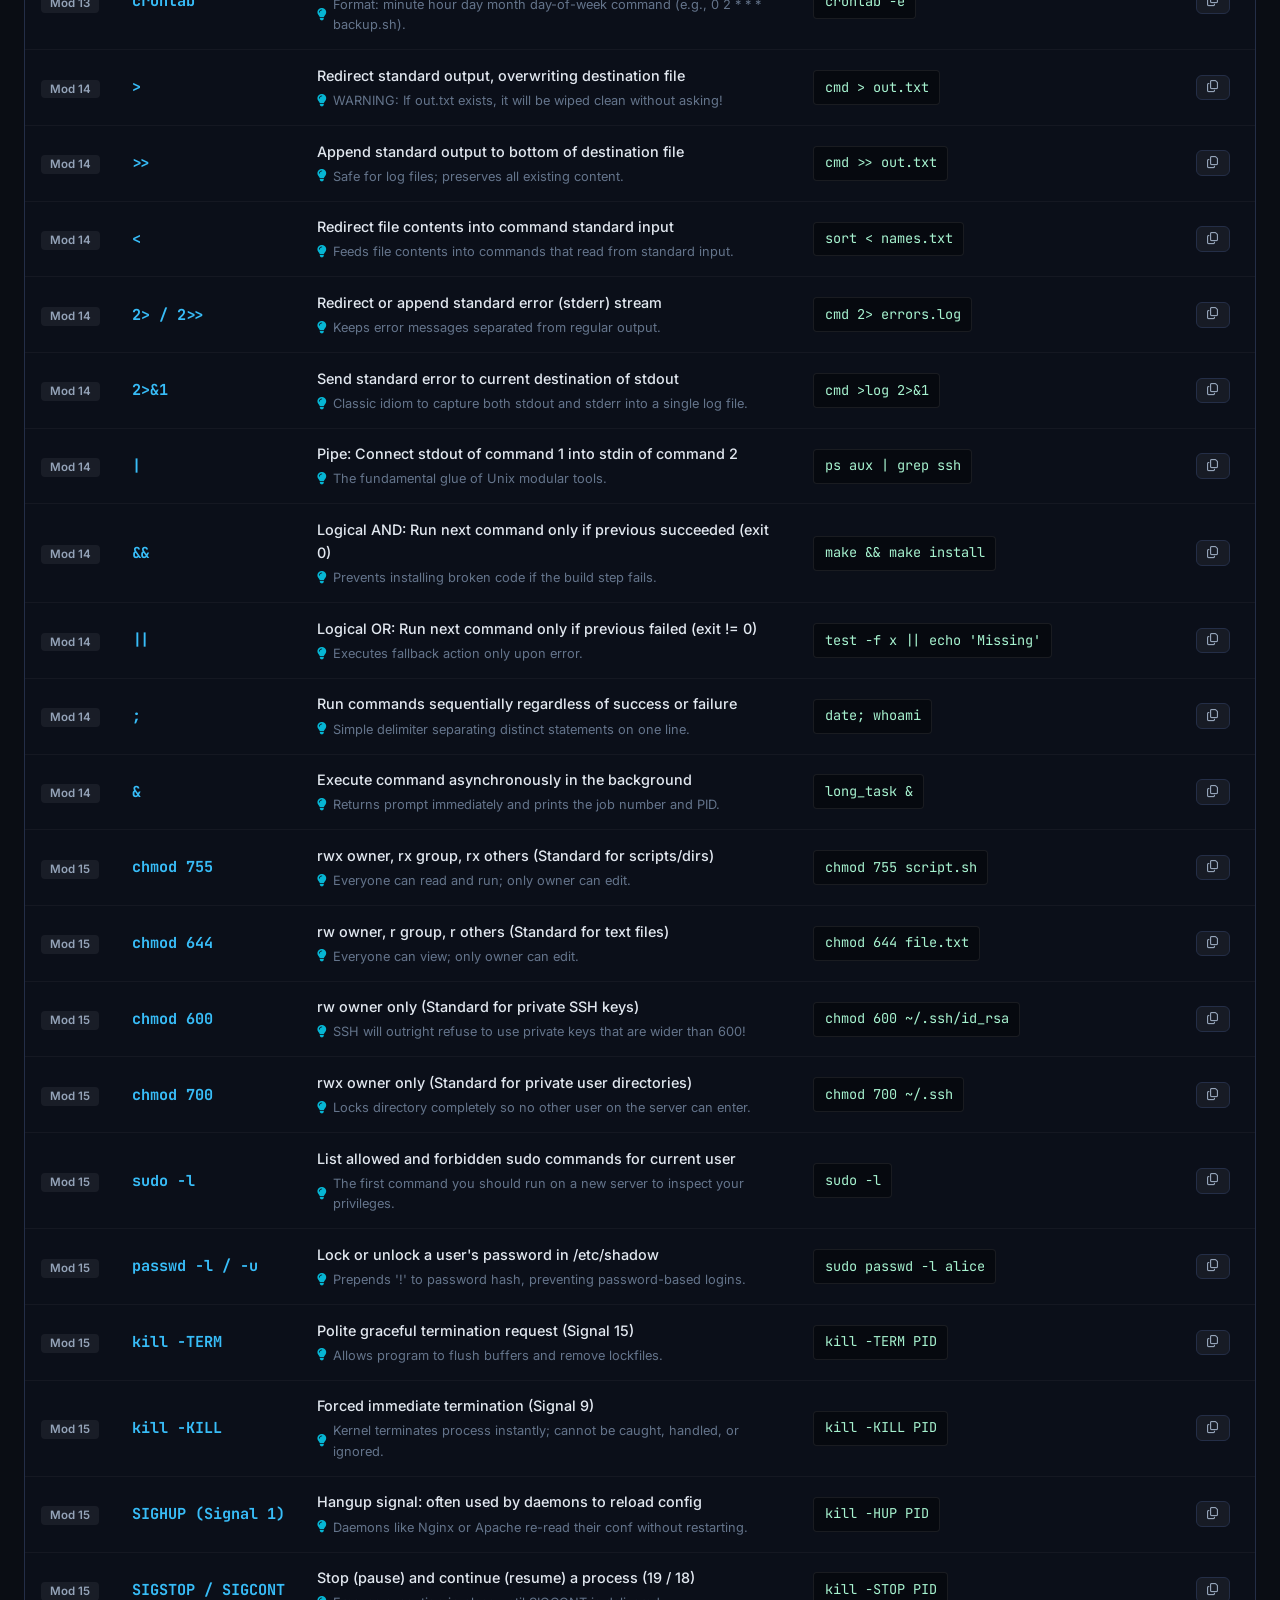
<file: compendium.html>
<!DOCTYPE html>
<html lang="en">
<head>
  <meta charset="UTF-8">
  <meta name="viewport" content="width=device-width, initial-scale=1.0, maximum-scale=5.0, viewport-fit=cover">
  <meta name="theme-color" content="#0a0d14">
  <meta name="mobile-web-app-capable" content="yes">
  <meta name="apple-mobile-web-app-capable" content="yes">
  <meta name="apple-mobile-web-app-status-bar-style" content="black-translucent">
  <title>Command Compendium (120+ Commands) | LTSP</title>
  <link rel="preconnect" href="https://fonts.googleapis.com">
  <link rel="preconnect" href="https://fonts.gstatic.com" crossorigin>
  <link href="https://fonts.googleapis.com/css2?family=Inter:wght@400;500;600;700;800&family=JetBrains+Mono:wght@400;500;700&display=swap" rel="stylesheet">
  <link rel="stylesheet" href="https://cdnjs.cloudflare.com/ajax/libs/font-awesome/6.5.1/css/all.min.css" />
  <link rel="stylesheet" href="css/styles.css">
</head>
<body>

  <!-- Top Header with Hamburger -->
  <header class="site-header">
    <div class="container header-inner">
      <div style="display: flex; align-items: center; gap: 1rem;">
        <button class="btn-hamburger" id="btn-hamburger" aria-label="Open Navigation Menu">
          <span></span><span></span><span></span>
        </button>
        <div class="brand-logo" onclick="location.href='index.html'">
          <div class="brand-icon"><i class="fa-brands fa-linux"></i></div>
          <div class="brand-text">
            <h1>LTSP • Compendium</h1>
            <div class="brand-tagline">120+ Command Reference & Live Search</div>
          </div>
        </div>
      </div>

      <div style="display: flex; align-items: center; gap: 0.75rem;">
        <div class="streak-navbar-badge" id="nav-streak-pill">
          <i class="fa-solid fa-fire text-warning"></i> <span>1 Day Streak</span>
        </div>
        <div class="streak-navbar-badge" id="nav-premium-badge" style="background: rgba(245,158,11,0.08); border-color: rgba(245,158,11,0.25);">
          <i class="fa-solid fa-lock text-muted"></i> <span>Premium: Locked</span>
        </div>
      </div>
    </div>
  </header>

  <!-- Page Header & Breadcrumbs -->
  <section class="page-header-banner">
    <div class="container">
      <div class="breadcrumb-trail">
        <a href="index.html"><i class="fa-solid fa-house"></i> Home</a>
        <span>/</span>
        <span style="color: #fff;">Command Compendium</span>
      </div>
      <h2 style="font-size: 2.2rem; font-weight: 800; color: #fff; margin-bottom: 0.5rem;">
        The Linux Command Compendium
      </h2>
      <p style="color: var(--text-secondary); max-width: 800px; font-size: 0.95rem;">
        Complete searchable dictionary of all 120+ essential Linux administration commands from the official compendium. Search commands, descriptions, and examples in real time with instant 1-click clipboard copying.
      </p>
    </div>
  </section>

  <!-- Main Content Container -->
  <main class="container" style="padding-bottom: 5rem;">
    <div class="section-header-row" style="margin-bottom: 1.5rem;">
      <div>
        <h3 class="section-title" style="font-size: 1.35rem; margin-bottom: 0.25rem;">
          <i class="fa-solid fa-magnifying-glass" style="color: var(--accent-cyan);"></i> Search & Filter Commands
        </h3>
        <p style="color: var(--text-secondary); font-size: 0.9rem;">
          Type any command name, flag, or sysadmin keyword, or filter by specific module.
        </p>
      </div>
      <div style="font-family: var(--font-mono); color: var(--accent-cyan); font-size: 0.95rem; font-weight: 600;" id="compendium-match-count">
        Showing 120+ commands
      </div>
    </div>

    <!-- Search Controls -->
    <div class="compendium-controls-row">
      <div class="search-input-box">
        <i class="fa-solid fa-magnifying-glass"></i>
        <input type="text" id="compendium-search-input" class="compendium-search-field" placeholder="Search commands, flags, keywords (e.g. grep, chmod, systemd, partition, journalctl)..." />
      </div>
      <select id="compendium-module-filter" class="compendium-select"></select>
    </div>

    <!-- Table -->
    <div class="commands-table-wrapper">
      <table class="commands-table">
        <thead>
          <tr>
            <th style="width: 90px;">Module</th>
            <th style="width: 150px;">Command</th>
            <th>Purpose & Practical SysAdmin Tip</th>
            <th>Example Syntax</th>
            <th style="width: 75px;">Copy</th>
          </tr>
        </thead>
        <tbody id="compendium-tbody"></tbody>
      </table>
    </div>
  </main>

  <!-- App Footer -->
  <footer style="margin-top: 5rem; border-top: 1px solid var(--border-subtle); padding: 3rem 0; background: var(--bg-secondary); text-align: center;">
    <div class="container">
      <div style="font-weight: 700; color: #fff; font-size: 1.15rem; margin-bottom: 0.5rem;">
        LPIC-1 Linux & Operating Systems Master Training Programme (LTSP)
      </div>
      <p style="font-size: 0.88rem; color: var(--text-secondary); max-width: 700px; margin: 0 auto 1.5rem; line-height: 1.6;">
        Designed, engineered, and created by <strong>Alexander</strong> (<a href="https://github.com/alexhack235-code" target="_blank" style="color: #38bdf8; text-decoration: underline;">@alexhack235-code</a>). Aligned with Linux Professional Institute (LPI) LPIC-1 Version 5.0 (Exams 101-500 & 102-500) and bare-metal systems architecture.
      </p>
      <div style="display: flex; justify-content: center; gap: 1.5rem; font-size: 0.85rem; color: var(--text-muted); flex-wrap: wrap;">
        <span><i class="fa-brands fa-github text-cyan"></i> <a href="https://github.com/alexhack235-code/LTSP" target="_blank" style="color: inherit; text-decoration: underline;">alexhack235-code/LTSP</a></span>
        <span><i class="fa-solid fa-shield text-emerald"></i> Security Guard Protected</span>
        <span><i class="fa-solid fa-robot" style="color: #a855f7;"></i> Gemini 2.5 AI Powered</span>
      </div>
    </div>
  </footer>

  <!-- Toast Notification Container -->
  <div class="toast-container" id="toast-container"></div>

  <!-- Scripts -->
  <script src="js/data.js"></script>
  <script src="js/app.js"></script>
  <script src="js/navigation.js"></script>
  <script src="js/ai_assistant.js"></script>
</body>
</html>
</file>
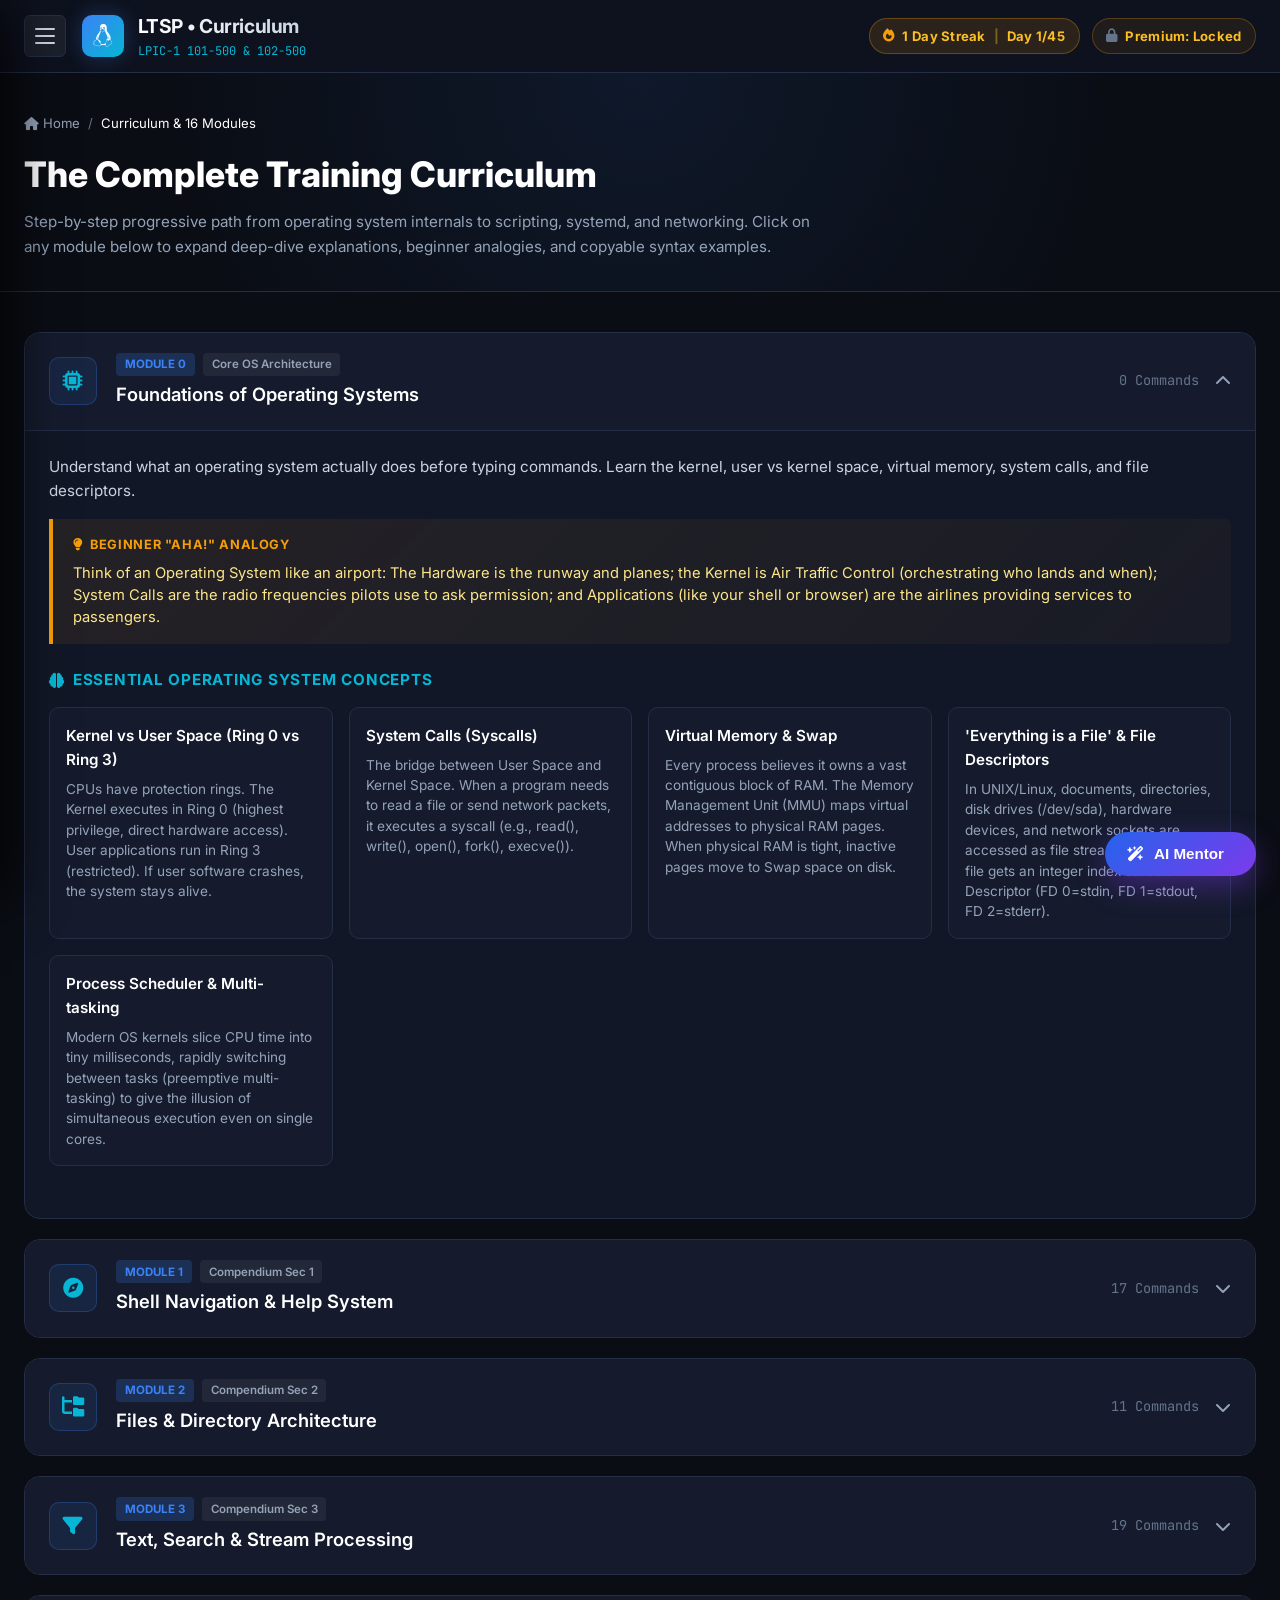
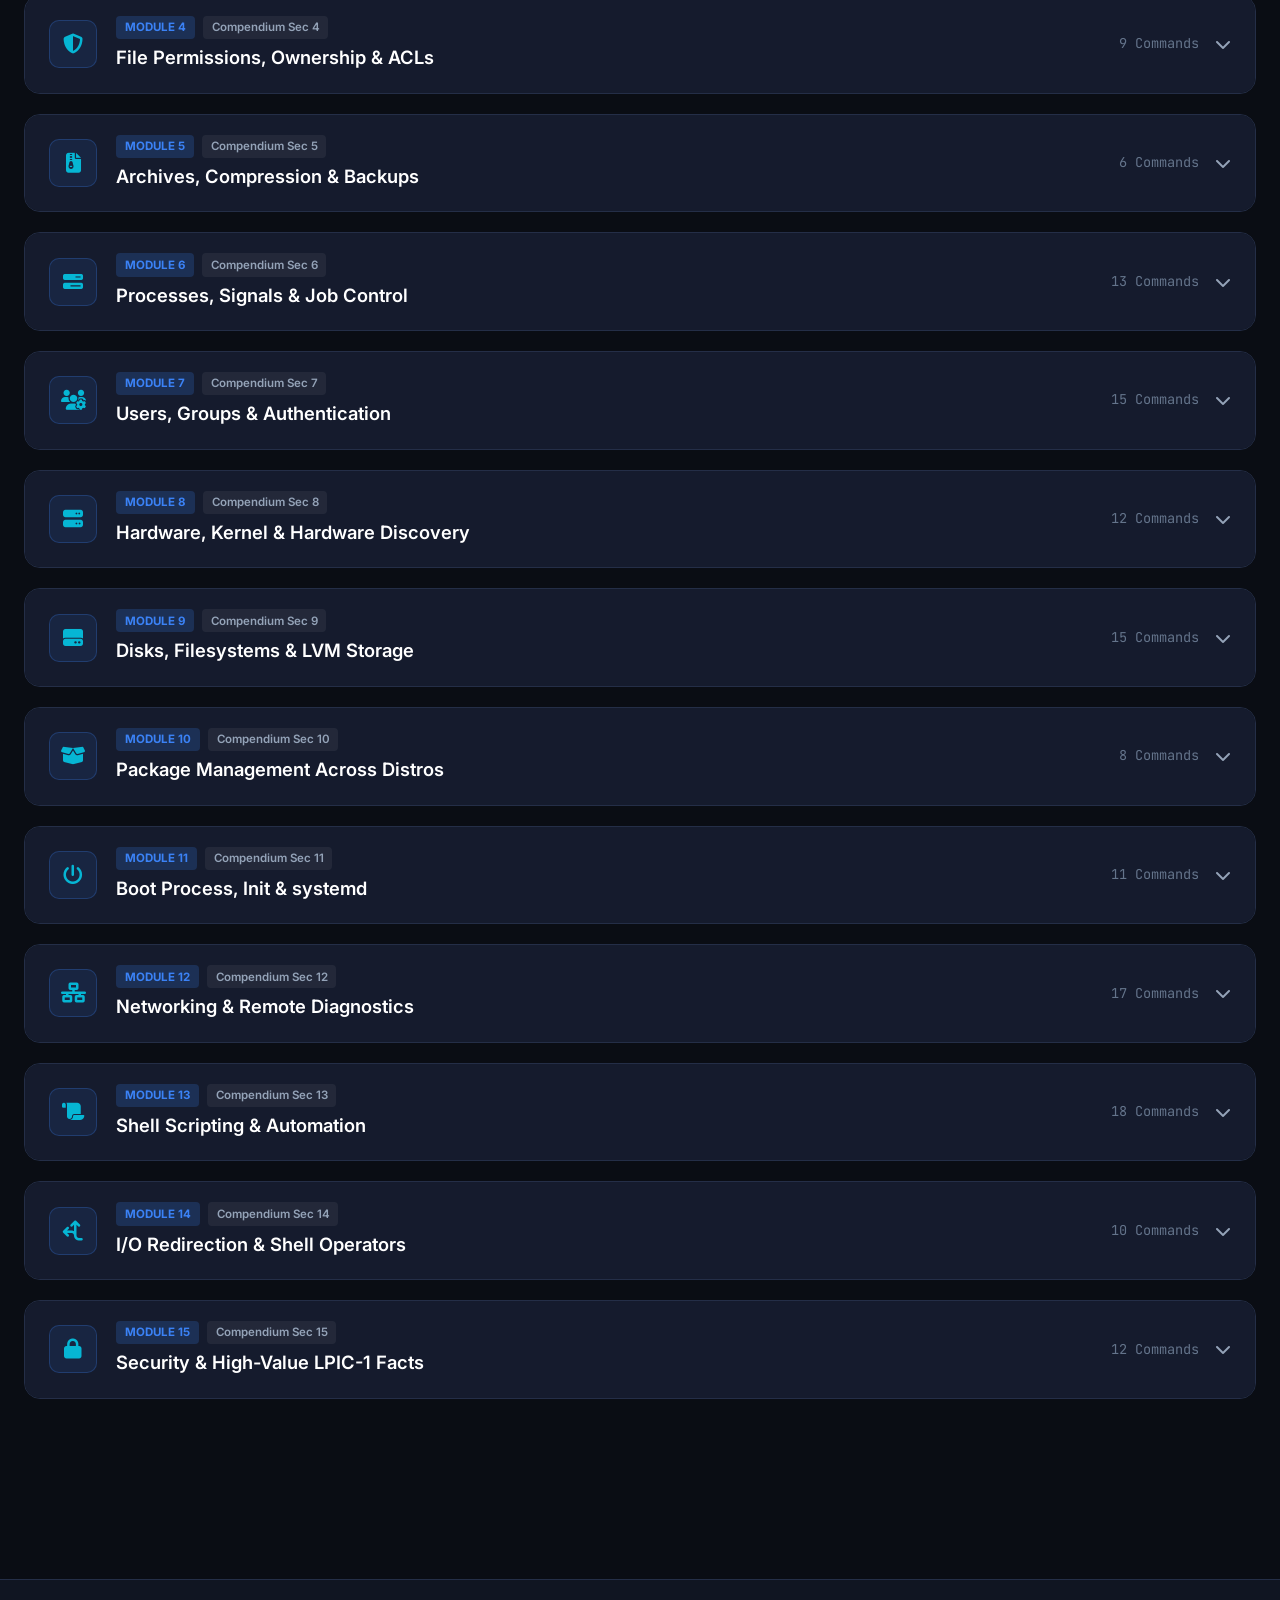
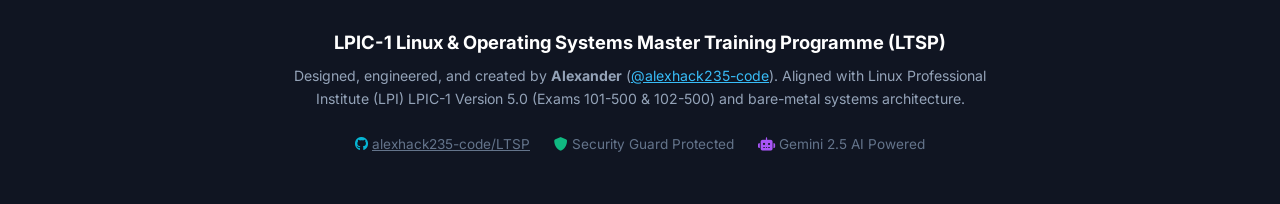
<file: curriculum.html>
<!DOCTYPE html>
<html lang="en">
<head>
  <meta charset="UTF-8">
  <meta name="viewport" content="width=device-width, initial-scale=1.0, maximum-scale=5.0, viewport-fit=cover">
  <meta name="theme-color" content="#0a0d14">
  <meta name="mobile-web-app-capable" content="yes">
  <meta name="apple-mobile-web-app-capable" content="yes">
  <meta name="apple-mobile-web-app-status-bar-style" content="black-translucent">
  <title>Curriculum (16 Modules) | Linux & OS Master Training</title>
  <link rel="preconnect" href="https://fonts.googleapis.com">
  <link rel="preconnect" href="https://fonts.gstatic.com" crossorigin>
  <link href="https://fonts.googleapis.com/css2?family=Inter:wght@400;500;600;700;800&family=JetBrains+Mono:wght@400;500;700&display=swap" rel="stylesheet">
  <link rel="stylesheet" href="https://cdnjs.cloudflare.com/ajax/libs/font-awesome/6.5.1/css/all.min.css" />
  <link rel="stylesheet" href="css/styles.css">
</head>
<body>

  <!-- Top Header with Hamburger -->
  <header class="site-header">
    <div class="container header-inner">
      <div style="display: flex; align-items: center; gap: 1rem;">
        <button class="btn-hamburger" id="btn-hamburger" aria-label="Open Navigation Menu">
          <span></span><span></span><span></span>
        </button>
        <div class="brand-logo" onclick="location.href='index.html'">
          <div class="brand-icon"><i class="fa-brands fa-linux"></i></div>
          <div class="brand-text">
            <h1>LTSP • Curriculum</h1>
            <div class="brand-tagline">LPIC-1 101-500 & 102-500</div>
          </div>
        </div>
      </div>

      <div style="display: flex; align-items: center; gap: 0.75rem;">
        <div class="streak-navbar-badge" id="nav-streak-pill">
          <i class="fa-solid fa-fire text-warning"></i> <span>1 Day Streak</span>
        </div>
        <div class="streak-navbar-badge" id="nav-premium-badge" style="background: rgba(245,158,11,0.08); border-color: rgba(245,158,11,0.25);">
          <i class="fa-solid fa-lock text-muted"></i> <span>Premium: Locked</span>
        </div>
      </div>
    </div>
  </header>

  <!-- Page Header & Breadcrumbs -->
  <section class="page-header-banner">
    <div class="container">
      <div class="breadcrumb-trail">
        <a href="index.html"><i class="fa-solid fa-house"></i> Home</a>
        <span>/</span>
        <span style="color: #fff;">Curriculum & 16 Modules</span>
      </div>
      <h2 style="font-size: 2.2rem; font-weight: 800; color: #fff; margin-bottom: 0.5rem;">
        The Complete Training Curriculum
      </h2>
      <p style="color: var(--text-secondary); max-width: 800px; font-size: 0.95rem;">
        Step-by-step progressive path from operating system internals to scripting, systemd, and networking. Click on any module below to expand deep-dive explanations, beginner analogies, and copyable syntax examples.
      </p>
    </div>
  </section>

  <!-- Main Content Container -->
  <main class="container" style="padding-bottom: 5rem;">
    <div id="modules-accordion"></div>
  </main>

  <!-- App Footer -->
  <footer style="margin-top: 5rem; border-top: 1px solid var(--border-subtle); padding: 3rem 0; background: var(--bg-secondary); text-align: center;">
    <div class="container">
      <div style="font-weight: 700; color: #fff; font-size: 1.15rem; margin-bottom: 0.5rem;">
        LPIC-1 Linux & Operating Systems Master Training Programme (LTSP)
      </div>
      <p style="font-size: 0.88rem; color: var(--text-secondary); max-width: 700px; margin: 0 auto 1.5rem; line-height: 1.6;">
        Designed, engineered, and created by <strong>Alexander</strong> (<a href="https://github.com/alexhack235-code" target="_blank" style="color: #38bdf8; text-decoration: underline;">@alexhack235-code</a>). Aligned with Linux Professional Institute (LPI) LPIC-1 Version 5.0 (Exams 101-500 & 102-500) and bare-metal systems architecture.
      </p>
      <div style="display: flex; justify-content: center; gap: 1.5rem; font-size: 0.85rem; color: var(--text-muted); flex-wrap: wrap;">
        <span><i class="fa-brands fa-github text-cyan"></i> <a href="https://github.com/alexhack235-code/LTSP" target="_blank" style="color: inherit; text-decoration: underline;">alexhack235-code/LTSP</a></span>
        <span><i class="fa-solid fa-shield text-emerald"></i> Security Guard Protected</span>
        <span><i class="fa-solid fa-robot" style="color: #a855f7;"></i> Gemini 2.5 AI Powered</span>
      </div>
    </div>
  </footer>

  <!-- Toast Notification Container -->
  <div class="toast-container" id="toast-container"></div>

  <!-- Scripts -->
  <script src="js/data.js"></script>
  <script src="js/app.js"></script>
  <script src="js/navigation.js"></script>
  <script src="js/ai_assistant.js"></script>
</body>
</html>
</file>
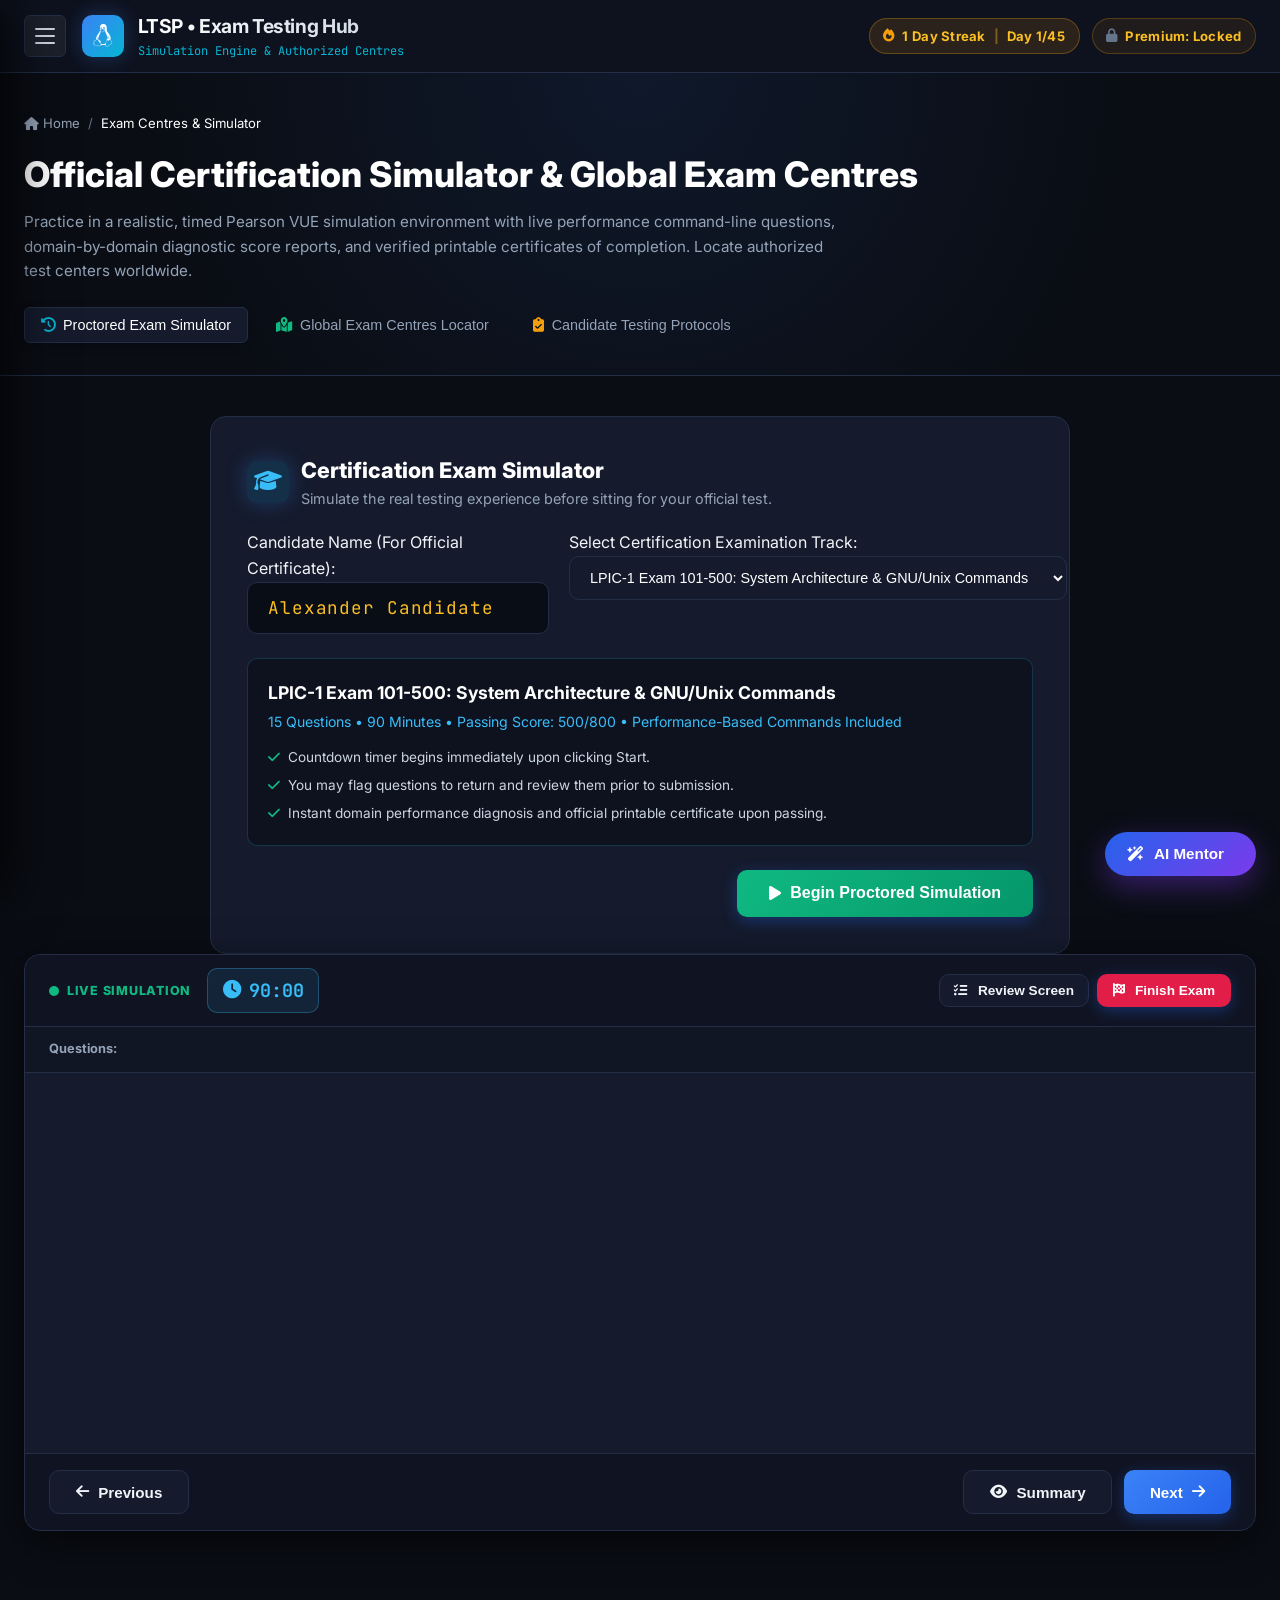
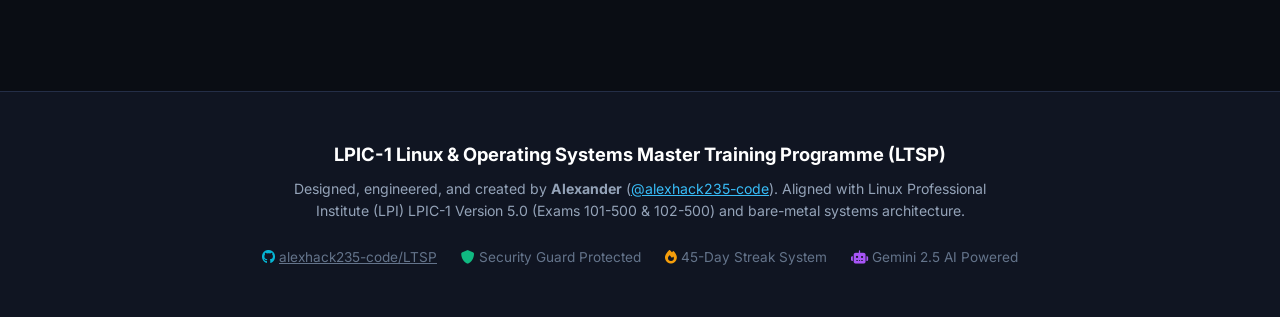
<file: exams.html>
<!DOCTYPE html>
<html lang="en">
<head>
  <meta charset="UTF-8">
  <meta name="viewport" content="width=device-width, initial-scale=1.0, maximum-scale=5.0, viewport-fit=cover">
  <meta name="theme-color" content="#0a0d14">
  <meta name="mobile-web-app-capable" content="yes">
  <meta name="apple-mobile-web-app-capable" content="yes">
  <meta name="apple-mobile-web-app-status-bar-style" content="black-translucent">
  <title>Global Exam Centres & Certification Simulator | LTSP</title>
  <link rel="preconnect" href="https://fonts.googleapis.com">
  <link rel="preconnect" href="https://fonts.gstatic.com" crossorigin>
  <link href="https://fonts.googleapis.com/css2?family=Inter:wght@400;500;600;700;800&family=JetBrains+Mono:wght@400;500;700&display=swap" rel="stylesheet">
  <link rel="stylesheet" href="https://cdnjs.cloudflare.com/ajax/libs/font-awesome/6.5.1/css/all.min.css" />
  <link rel="stylesheet" href="css/styles.css">
</head>
<body>

  <!-- Top Header with Hamburger -->
  <header class="site-header">
    <div class="container header-inner">
      <div style="display: flex; align-items: center; gap: 1rem;">
        <button class="btn-hamburger" id="btn-hamburger" aria-label="Open Navigation Menu">
          <span></span><span></span><span></span>
        </button>
        <div class="brand-logo" onclick="location.href='index.html'">
          <div class="brand-icon"><i class="fa-brands fa-linux"></i></div>
          <div class="brand-text">
            <h1>LTSP • Exam Testing Hub</h1>
            <div class="brand-tagline">Simulation Engine & Authorized Centres</div>
          </div>
        </div>
      </div>

      <div style="display: flex; align-items: center; gap: 0.75rem;">
        <div class="streak-navbar-badge" id="nav-streak-pill">
          <i class="fa-solid fa-fire text-warning"></i> <span>1 Day Streak</span>
        </div>
        <div class="streak-navbar-badge" id="nav-premium-badge" style="background: rgba(245,158,11,0.08); border-color: rgba(245,158,11,0.25);">
          <i class="fa-solid fa-lock text-muted"></i> <span>Premium: Locked</span>
        </div>
      </div>
    </div>
  </header>

  <!-- Page Header & Breadcrumbs -->
  <section class="page-header-banner">
    <div class="container">
      <div class="breadcrumb-trail">
        <a href="index.html"><i class="fa-solid fa-house"></i> Home</a>
        <span>/</span>
        <span style="color: #fff;">Exam Centres & Simulator</span>
      </div>

      <div style="display: flex; align-items: center; justify-content: space-between; flex-wrap: wrap; gap: 1rem; margin-top: 0.5rem;">
        <div>
          <h2 style="font-size: 2.2rem; font-weight: 800; color: #fff; margin-bottom: 0.5rem;">
            Official Certification Simulator & Global Exam Centres
          </h2>
          <p style="color: var(--text-secondary); max-width: 820px; font-size: 0.95rem; line-height: 1.6;">
            Practice in a realistic, timed Pearson VUE simulation environment with live performance command-line questions, domain-by-domain diagnostic score reports, and verified printable certificates of completion. Locate authorized test centers worldwide.
          </p>
        </div>
      </div>

      <!-- Main Navigation Tabs -->
      <div style="display: flex; gap: 0.75rem; margin-top: 1.5rem; flex-wrap: wrap;">
        <button class="nav-tab-btn active" id="tab-btn-simulator" onclick="switchExamsTab('simulator')">
          <i class="fa-solid fa-clock-rotate-left text-cyan"></i> Proctored Exam Simulator
        </button>
        <button class="nav-tab-btn" id="tab-btn-centres" onclick="switchExamsTab('centres')">
          <i class="fa-solid fa-map-location-dot text-emerald"></i> Global Exam Centres Locator
        </button>
        <button class="nav-tab-btn" id="tab-btn-rules" onclick="switchExamsTab('rules')">
          <i class="fa-solid fa-clipboard-check text-warning"></i> Candidate Testing Protocols
        </button>
      </div>

    </div>
  </section>

  <!-- Main Content Container -->
  <main class="container" style="padding-bottom: 5rem;">

    <!-- =================================================================== -->
    <!-- TAB PANE 1: EXAM SIMULATOR -->
    <!-- =================================================================== -->
    <div id="pane-simulator" style="display: block;">

      <!-- Pre-Start Configuration Card -->
      <div id="exam-pre-start-card" class="exam-setup-card">
        <div style="display: flex; align-items: center; gap: 0.75rem; margin-bottom: 1.25rem;">
          <div class="brand-icon" style="background: rgba(14, 165, 233, 0.15); color: #38bdf8;">
            <i class="fa-solid fa-graduation-cap"></i>
          </div>
          <div>
            <h3 style="color: #fff; font-size: 1.35rem; font-weight: 800;">
              Certification Exam Simulator
            </h3>
            <p style="color: var(--text-secondary); font-size: 0.9rem;">
              Simulate the real testing experience before sitting for your official test.
            </p>
          </div>
        </div>

        <div class="exam-setup-form-grid">
          <div>
            <label class="form-label">Candidate Name (For Official Certificate):</label>
            <input 
              type="text" 
              id="candidate-name-input" 
              class="guard-input-field" 
              placeholder="e.g. Alexander Hack" 
              value="Alexander Candidate" 
            />
          </div>

          <div>
            <label class="form-label">Select Certification Examination Track:</label>
            <select id="exam-select-picker" class="compendium-select">
              <option value="lpic1-101">LPIC-1 Exam 101-500: System Architecture & GNU/Unix Commands</option>
              <option value="lpic1-102">LPIC-1 Exam 102-500: Shells, Scripting, Interfaces, Admin & Security</option>
            </select>
          </div>
        </div>

        <!-- Selected Exam Info Banner -->
        <div class="selected-exam-info-box">
          <div style="font-weight: 700; color: #fff; font-size: 1.1rem; margin-bottom: 0.25rem;" id="selected-exam-title">
            LPIC-1 Exam 101-500: System Architecture & GNU/Unix Commands
          </div>
          <div style="font-size: 0.88rem; color: #38bdf8;" id="selected-exam-meta">
            15 Questions • 90 Minutes • Passing Score: 500/800 • Performance-Based Commands Included
          </div>
          <div class="exam-rules-list">
            <div><i class="fa-solid fa-check text-emerald"></i> Countdown timer begins immediately upon clicking Start.</div>
            <div><i class="fa-solid fa-check text-emerald"></i> You may flag questions to return and review them prior to submission.</div>
            <div><i class="fa-solid fa-check text-emerald"></i> Instant domain performance diagnosis and official printable certificate upon passing.</div>
          </div>
        </div>

        <div style="margin-top: 1.5rem; text-align: right;">
          <button class="btn-primary" onclick="ExamSystem.startExam()" style="padding: 0.9rem 2rem; font-size: 1rem; background: linear-gradient(135deg, #10b981, #059669);">
            <i class="fa-solid fa-play"></i> Begin Proctored Simulation
          </button>
        </div>
      </div>

      <!-- Active Exam Simulator Interface (Initially Hidden) -->
      <div id="exam-active-panel" class="exam-active-panel hidden">
        <!-- Top Proctored Exam Bar -->
        <div class="exam-timer-bar">
          <div style="display: flex; align-items: center; gap: 1rem;">
            <div class="exam-live-indicator">
              <span class="pulse-dot"></span> LIVE SIMULATION
            </div>
            <div id="exam-timer-display" class="exam-timer-pill">
              <i class="fa-solid fa-clock"></i> 90:00
            </div>
          </div>

          <div style="display: flex; gap: 0.5rem;">
            <button class="btn-secondary" onclick="ExamSystem.openReviewScreen()" style="padding: 0.5rem 0.9rem; font-size: 0.85rem;">
              <i class="fa-solid fa-list-check"></i> Review Screen
            </button>
            <button class="btn-primary" onclick="ExamSystem.openReviewScreen()" style="padding: 0.5rem 1rem; font-size: 0.85rem; background: #e11d48;">
              <i class="fa-solid fa-flag-checkered"></i> Finish Exam
            </button>
          </div>
        </div>

        <!-- Question Navigator Ribbon -->
        <div class="exam-q-nav-ribbon">
          <div style="font-size: 0.8rem; font-weight: 700; color: #94a3b8; margin-right: 0.5rem;">
            Questions:
          </div>
          <div class="exam-q-nav-pills" id="exam-q-nav-pills">
            <!-- Pills rendered by js/exams_engine.js -->
          </div>
        </div>

        <!-- Main Question Container -->
        <div class="exam-question-body" id="exam-question-body">
          <!-- Rendered dynamically -->
        </div>

        <!-- Bottom Action Controls -->
        <div class="exam-bottom-actions">
          <button class="btn-secondary" id="btn-exam-prev" onclick="ExamSystem.prevQuestion()">
            <i class="fa-solid fa-arrow-left"></i> Previous
          </button>
          <div style="display: flex; gap: 0.75rem;">
            <button class="btn-secondary" onclick="ExamSystem.openReviewScreen()">
              <i class="fa-solid fa-eye"></i> Summary
            </button>
            <button class="btn-primary" id="btn-exam-next" onclick="ExamSystem.nextQuestion()">
              Next <i class="fa-solid fa-arrow-right"></i>
            </button>
          </div>
        </div>
      </div>

      <!-- Exam Results & Diagnostic Report Card (Initially Hidden) -->
      <div id="exam-results-card" class="hidden">
        <!-- Rendered dynamically by js/exams_engine.js -->
      </div>

    </div>

    <!-- =================================================================== -->
    <!-- TAB PANE 2: GLOBAL EXAM CENTRES LOCATOR -->
    <!-- =================================================================== -->
    <div id="pane-centres" style="display: none;">
      
      <div class="section-header-row" style="margin-bottom: 1.5rem;">
        <div>
          <h2 class="section-title">
            <i class="fa-solid fa-building-shield text-cyan"></i> Authorized Test Centres & Online Delivery
          </h2>
          <p style="color: var(--text-secondary); font-size: 0.95rem;">
            Search accredited Pearson VUE and LPI physical testing locations or book home/office online proctoring through OnVUE.
          </p>
        </div>
        <a href="https://home.pearsonvue.com/lpi" target="_blank" class="btn-primary" style="background: linear-gradient(135deg, #0284c7, #2563eb);">
          <i class="fa-solid fa-arrow-up-right-from-square"></i> Pearson VUE Official Portal
        </a>
      </div>

      <!-- Filter Controls & Search -->
      <div class="centres-filters-bar">
        <div class="region-tabs-group">
          <button class="region-tab-btn active" data-region="all">
            All Regions
          </button>
          <button class="region-tab-btn" data-region="online">
            <i class="fa-solid fa-laptop-code text-cyan"></i> Worldwide Remote (OnVUE)
          </button>
          <button class="region-tab-btn" data-region="north-america">
            North America
          </button>
          <button class="region-tab-btn" data-region="europe">
            Europe
          </button>
          <button class="region-tab-btn" data-region="africa">
            Africa
          </button>
          <button class="region-tab-btn" data-region="asia-pacific">
            Asia-Pacific
          </button>
          <button class="region-tab-btn" data-region="latin-america">
            Latin America
          </button>
        </div>

        <div class="search-field-wrapper" style="margin-top: 1rem;">
          <i class="fa-solid fa-magnifying-glass search-icon"></i>
          <input 
            type="text" 
            id="centres-search-input" 
            class="programmes-search-field" 
            placeholder="Search by city, country, or center name (e.g. Lagos, London, Tokyo, Berlin, New York)..." 
          />
        </div>
      </div>

      <!-- Count Badge -->
      <div style="display: flex; justify-content: space-between; align-items: center; margin: 1.25rem 0;">
        <span class="badge-tag" id="centres-count-display" style="background: rgba(16, 185, 129, 0.12); color: #10b981; border-color: rgba(16, 185, 129, 0.3);">
          Loading test centers...
        </span>
        <span style="font-size: 0.85rem; color: var(--text-muted);">
          Updated regularly with official Pearson VUE & LPI schedules.
        </span>
      </div>

      <!-- Grid of Test Centres -->
      <div class="centres-cards-grid" id="centres-cards-grid">
        <!-- Injected dynamically by js/exams_engine.js -->
      </div>

    </div>

    <!-- =================================================================== -->
    <!-- TAB PANE 3: CANDIDATE TESTING PROTOCOLS & RULES -->
    <!-- =================================================================== -->
    <div id="pane-rules" style="display: none;">
      
      <div class="section-header-row">
        <div>
          <h2 class="section-title">
            <i class="fa-solid fa-shield-halved text-warning"></i> Candidate Testing Protocols & Exam Day Readiness
          </h2>
          <p style="color: var(--text-secondary); font-size: 0.95rem;">
            Essential requirements, identification rules, and procedural checklists for physical test centers and online OnVUE proctoring.
          </p>
        </div>
      </div>

      <div class="protocols-grid">
        <!-- Protocol 1: ID Requirements -->
        <div class="protocol-card">
          <div class="protocol-icon text-cyan"><i class="fa-solid fa-id-card"></i></div>
          <h3 class="protocol-title">1. Identification Requirements</h3>
          <p class="protocol-desc">
            You must bring <strong>two valid forms of ID</strong>:
          </p>
          <ul class="protocol-list">
            <li><strong>Primary ID:</strong> Government-issued, original, unexpired with candidate's full legal name, recognizable photograph, and signature (Passport, Driver's License, National ID Card).</li>
            <li><strong>Secondary ID:</strong> Must contain candidate's printed name and matching signature (Credit card, Debit card, Employee ID).</li>
            <li>Both names must match the exact spelling on your Pearson VUE / LPI account profile.</li>
          </ul>
        </div>

        <!-- Protocol 2: Arrival & Lockers -->
        <div class="protocol-card">
          <div class="protocol-icon text-emerald"><i class="fa-solid fa-door-open"></i></div>
          <h3 class="protocol-title">2. In-Person Test Center Protocol</h3>
          <p class="protocol-desc">
            Procedures at accredited Pearson VUE testing centers:
          </p>
          <ul class="protocol-list">
            <li>Arrive <strong>30 minutes early</strong> before your scheduled appointment time for identity verification and biometric scanning.</li>
            <li>All personal belongings (phones, smartwatches, bags, wallets, keys, jackets) must be stored in secure lockers provided by the facility.</li>
            <li>You will be provided with an erasable notepad whiteboard and marker for rough calculations.</li>
          </ul>
        </div>

        <!-- Protocol 3: OnVUE Online Proctoring -->
        <div class="protocol-card">
          <div class="protocol-icon text-purple"><i class="fa-solid fa-laptop"></i></div>
          <h3 class="protocol-title">3. OnVUE Online Remote Proctoring</h3>
          <p class="protocol-desc">
            If taking the exam from your home or private office:
          </p>
          <ul class="protocol-list">
            <li>Run the official <strong>System Test</strong> prior to exam day to ensure webcam, microphone, and internet speed (>3 Mbps) meet standards.</li>
            <li>Your testing desk must be completely clear of all papers, books, extra monitors, writing utensils, and phones.</li>
            <li>The test room must be completely private with no other individuals entering or speaking during the 90-minute testing session.</li>
          </ul>
        </div>

        <!-- Protocol 4: Scoring & Retake Policy -->
        <div class="protocol-card">
          <div class="protocol-icon text-warning"><i class="fa-solid fa-rotate-left"></i></div>
          <h3 class="protocol-title">4. Retake Policy & Official Scoring</h3>
          <p class="protocol-desc">
            Rules governing scores, certifications, and retakes:
          </p>
          <ul class="protocol-list">
            <li>LPIC-1 passing mark is <strong>500 out of 800</strong> (scaled score based on question weighting).</li>
            <li>If you do not pass on your first attempt, you must wait <strong>7 days</strong> before retaking.</li>
            <li>For any subsequent attempts, a <strong>30-day waiting period</strong> applies.</li>
            <li>Once passed, LPIC-1 credentials remain active and verifiable for <strong>5 years</strong>.</li>
          </ul>
        </div>
      </div>

    </div>

  </main>

  <!-- Review Modal (Before Submit) -->
  <div id="exam-review-modal" class="exam-review-modal"></div>

  <!-- App Footer with Alexander Attribution -->
  <footer style="margin-top: 5rem; border-top: 1px solid var(--border-subtle); padding: 3rem 0; background: var(--bg-secondary); text-align: center;">
    <div class="container">
      <div style="font-weight: 700; color: #fff; font-size: 1.15rem; margin-bottom: 0.5rem;">
        LPIC-1 Linux & Operating Systems Master Training Programme (LTSP)
      </div>
      <p style="font-size: 0.88rem; color: var(--text-secondary); max-width: 700px; margin: 0 auto 1.5rem; line-height: 1.6;">
        Designed, engineered, and created by <strong>Alexander</strong> (<a href="https://github.com/alexhack235-code" target="_blank" style="color: #38bdf8; text-decoration: underline;">@alexhack235-code</a>). Aligned with Linux Professional Institute (LPI) LPIC-1 Version 5.0 (Exams 101-500 & 102-500) and bare-metal systems architecture.
      </p>
      <div style="display: flex; justify-content: center; gap: 1.5rem; font-size: 0.85rem; color: var(--text-muted); flex-wrap: wrap;">
        <span><i class="fa-brands fa-github text-cyan"></i> <a href="https://github.com/alexhack235-code/LTSP" target="_blank" style="color: inherit; text-decoration: underline;">alexhack235-code/LTSP</a></span>
        <span><i class="fa-solid fa-shield text-emerald"></i> Security Guard Protected</span>
        <span><i class="fa-solid fa-fire text-warning"></i> 45-Day Streak System</span>
        <span><i class="fa-solid fa-robot" style="color: #a855f7;"></i> Gemini 2.5 AI Powered</span>
      </div>
    </div>
  </footer>

  <!-- Toast Notification Container -->
  <div class="toast-container" id="toast-container"></div>

  <!-- JavaScript Modules -->
  <script src="js/exams_data.js"></script>
  <script src="js/exams_engine.js"></script>
  <script src="js/navigation.js"></script>
  <script src="js/ai_assistant.js"></script>

  <script>
    function switchExamsTab(tabName) {
      document.getElementById('pane-simulator').style.display = (tabName === 'simulator') ? 'block' : 'none';
      document.getElementById('pane-centres').style.display = (tabName === 'centres') ? 'block' : 'none';
      document.getElementById('pane-rules').style.display = (tabName === 'rules') ? 'block' : 'none';

      document.getElementById('tab-btn-simulator').classList.toggle('active', tabName === 'simulator');
      document.getElementById('tab-btn-centres').classList.toggle('active', tabName === 'centres');
      document.getElementById('tab-btn-rules').classList.toggle('active', tabName === 'rules');
    }
  </script>
</body>
</html>
</file>
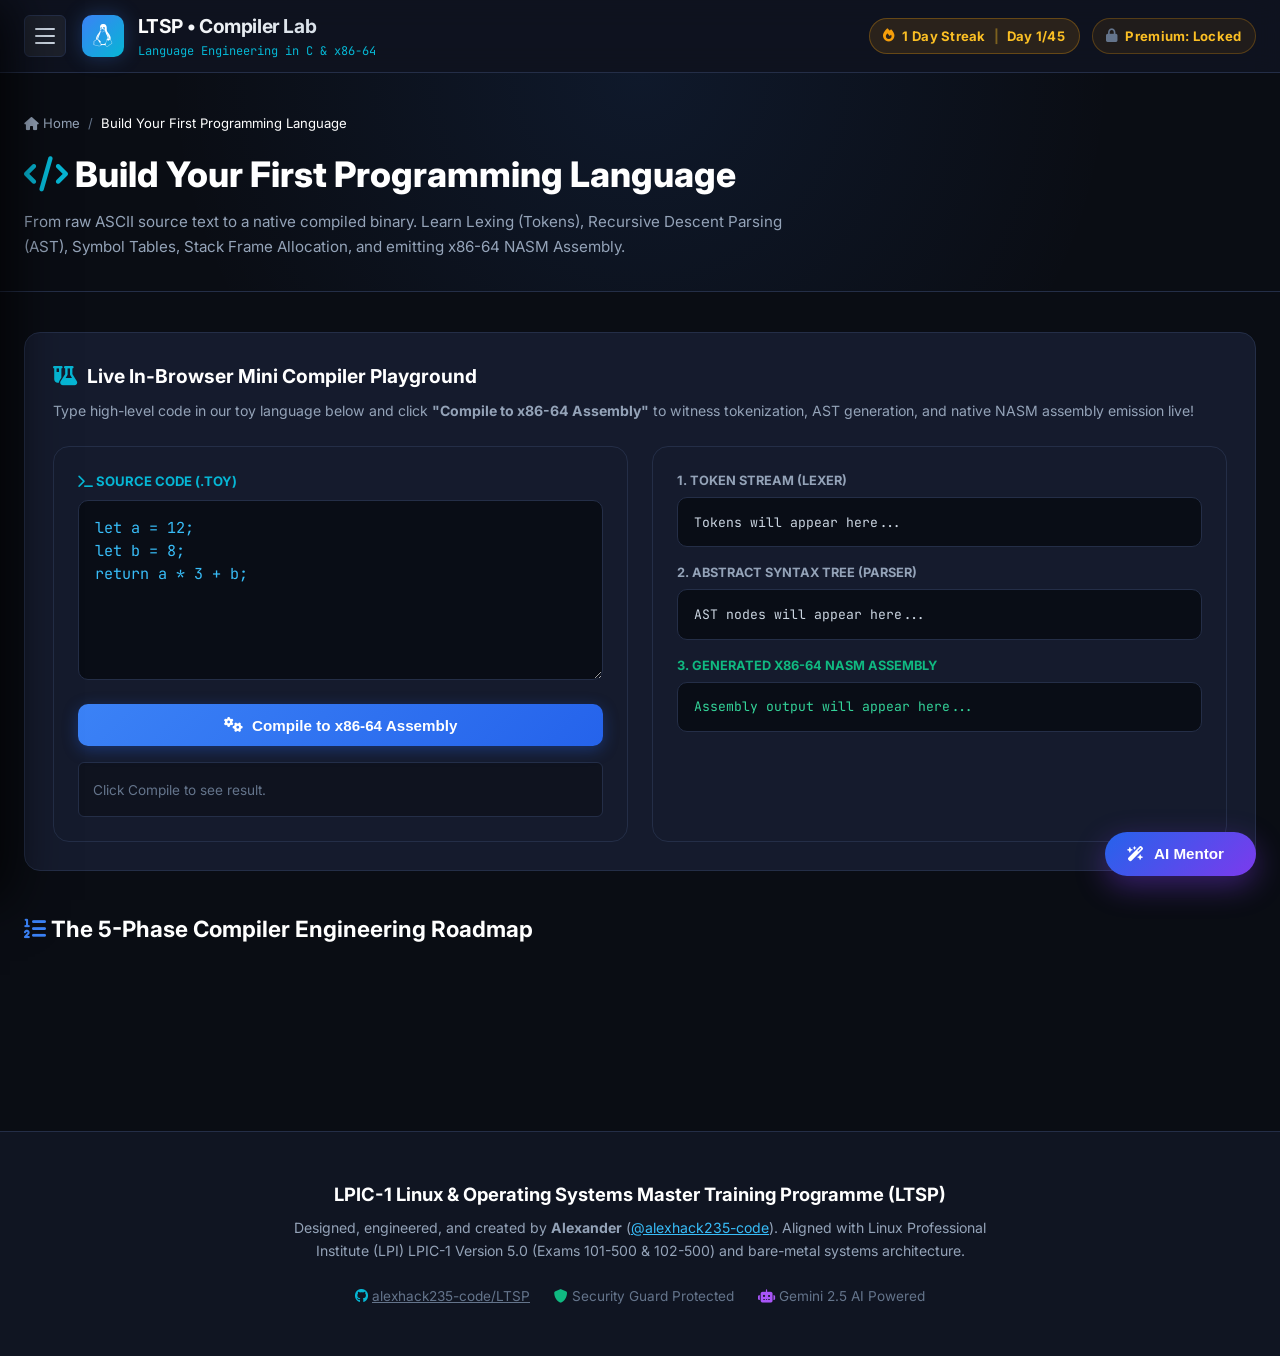
<file: language_builder.html>
<!DOCTYPE html>
<html lang="en">
<head>
  <meta charset="UTF-8">
  <meta name="viewport" content="width=device-width, initial-scale=1.0, maximum-scale=5.0, viewport-fit=cover">
  <meta name="theme-color" content="#0a0d14">
  <meta name="mobile-web-app-capable" content="yes">
  <meta name="apple-mobile-web-app-capable" content="yes">
  <meta name="apple-mobile-web-app-status-bar-style" content="black-translucent">
  <title>Build a Programming Language | Master Track A | LTSP</title>
  <link rel="preconnect" href="https://fonts.googleapis.com">
  <link rel="preconnect" href="https://fonts.gstatic.com" crossorigin>
  <link href="https://fonts.googleapis.com/css2?family=Inter:wght@400;500;600;700;800&family=JetBrains+Mono:wght@400;500;700&display=swap" rel="stylesheet">
  <link rel="stylesheet" href="https://cdnjs.cloudflare.com/ajax/libs/font-awesome/6.5.1/css/all.min.css" />
  <link rel="stylesheet" href="css/styles.css">
</head>
<body>

  <!-- Top Header with Hamburger -->
  <header class="site-header">
    <div class="container header-inner">
      <div style="display: flex; align-items: center; gap: 1rem;">
        <button class="btn-hamburger" id="btn-hamburger" aria-label="Open Navigation Menu">
          <span></span><span></span><span></span>
        </button>
        <div class="brand-logo" onclick="location.href='index.html'">
          <div class="brand-icon"><i class="fa-brands fa-linux"></i></div>
          <div class="brand-text">
            <h1>LTSP • Compiler Lab</h1>
            <div class="brand-tagline">Language Engineering in C & x86-64</div>
          </div>
        </div>
      </div>

      <div style="display: flex; align-items: center; gap: 0.75rem;">
        <div class="streak-navbar-badge" id="nav-streak-pill">
          <i class="fa-solid fa-fire text-warning"></i> <span>1 Day Streak</span>
        </div>
        <div class="streak-navbar-badge" id="nav-premium-badge" style="background: rgba(245,158,11,0.08); border-color: rgba(245,158,11,0.25);">
          <i class="fa-solid fa-lock text-muted"></i> <span>Premium: Locked</span>
        </div>
      </div>
    </div>
  </header>

  <!-- Page Header & Breadcrumbs -->
  <section class="page-header-banner">
    <div class="container">
      <div class="breadcrumb-trail">
        <a href="index.html"><i class="fa-solid fa-house"></i> Home</a>
        <span>/</span>
        <span style="color: #fff;">Build Your First Programming Language</span>
      </div>
      <h2 style="font-size: 2.2rem; font-weight: 800; color: #fff; margin-bottom: 0.5rem;">
        <i class="fa-solid fa-code" style="color: var(--accent-cyan);"></i> Build Your First Programming Language
      </h2>
      <p style="color: var(--text-secondary); max-width: 800px; font-size: 0.95rem;">
        From raw ASCII source text to a native compiled binary. Learn Lexing (Tokens), Recursive Descent Parsing (AST), Symbol Tables, Stack Frame Allocation, and emitting x86-64 NASM Assembly.
      </p>
    </div>
  </section>

  <!-- Main Content Container -->
  <main class="container" style="padding-bottom: 5rem;">

    <!-- Interactive Compiler Playground -->
    <div class="tool-card" style="margin-bottom: 2.5rem;">
      <div class="tool-card-title">
        <i class="fa-solid fa-flask-vial" style="color: var(--accent-cyan);"></i> Live In-Browser Mini Compiler Playground
      </div>
      <p class="tool-card-desc">
        Type high-level code in our toy language below and click <strong>"Compile to x86-64 Assembly"</strong> to witness tokenization, AST generation, and native NASM assembly emission live!
      </p>

      <div class="compiler-playground-grid">
        <!-- Editor Left -->
        <div class="compiler-editor-box">
          <label style="font-size: 0.82rem; font-weight: 700; text-transform: uppercase; color: var(--accent-cyan); display: block; margin-bottom: 0.5rem;">
            <i class="fa-solid fa-terminal"></i> Source Code (.toy)
          </label>
          <textarea id="compiler-input-code" class="code-textarea" spellcheck="false">let a = 12;
let b = 8;
return a * 3 + b;</textarea>
          <button class="btn-primary" id="btn-run-compiler" style="width: 100%; margin-top: 1rem; justify-content: center;">
            <i class="fa-solid fa-gears"></i> Compile to x86-64 Assembly
          </button>
          <div id="compiler-sim-result" style="margin-top: 1rem; padding: 0.85rem; background: rgba(0,0,0,0.3); border-radius: var(--radius-sm); border: 1px solid var(--border-subtle);">
            <span style="color: var(--text-muted); font-size: 0.85rem;">Click Compile to see result.</span>
          </div>
        </div>

        <!-- Output Right -->
        <div class="compiler-outputs-box">
          <label style="font-size: 0.8rem; font-weight: 700; text-transform: uppercase; color: var(--text-secondary); display: block; margin-bottom: 0.35rem;">
            1. Token Stream (Lexer)
          </label>
          <div id="compiler-tokens-output" class="compiler-mini-panel">Tokens will appear here...</div>

          <label style="font-size: 0.8rem; font-weight: 700; text-transform: uppercase; color: var(--text-secondary); display: block; margin-bottom: 0.35rem;">
            2. Abstract Syntax Tree (Parser)
          </label>
          <div id="compiler-ast-output" class="compiler-mini-panel">AST nodes will appear here...</div>

          <label style="font-size: 0.8rem; font-weight: 700; text-transform: uppercase; color: var(--accent-emerald); display: block; margin-bottom: 0.35rem;">
            3. Generated x86-64 NASM Assembly
          </label>
          <div id="compiler-asm-output" class="compiler-mini-panel" style="color: #34d399; max-height: 180px;">Assembly output will appear here...</div>
        </div>
      </div>
    </div>

    <!-- 5-Phase Compiler Blueprint -->
    <h3 style="font-size: 1.4rem; font-weight: 700; margin-bottom: 1.5rem; color: #fff;">
      <i class="fa-solid fa-list-ol" style="color: var(--accent-blue);"></i> The 5-Phase Compiler Engineering Roadmap
    </h3>
    <div id="lang-pipeline-container"></div>
  </main>

  <!-- App Footer -->
  <footer style="margin-top: 5rem; border-top: 1px solid var(--border-subtle); padding: 3rem 0; background: var(--bg-secondary); text-align: center;">
    <div class="container">
      <div style="font-weight: 700; color: #fff; font-size: 1.15rem; margin-bottom: 0.5rem;">
        LPIC-1 Linux & Operating Systems Master Training Programme (LTSP)
      </div>
      <p style="font-size: 0.88rem; color: var(--text-secondary); max-width: 700px; margin: 0 auto 1.5rem; line-height: 1.6;">
        Designed, engineered, and created by <strong>Alexander</strong> (<a href="https://github.com/alexhack235-code" target="_blank" style="color: #38bdf8; text-decoration: underline;">@alexhack235-code</a>). Aligned with Linux Professional Institute (LPI) LPIC-1 Version 5.0 (Exams 101-500 & 102-500) and bare-metal systems architecture.
      </p>
      <div style="display: flex; justify-content: center; gap: 1.5rem; font-size: 0.85rem; color: var(--text-muted); flex-wrap: wrap;">
        <span><i class="fa-brands fa-github text-cyan"></i> <a href="https://github.com/alexhack235-code/LTSP" target="_blank" style="color: inherit; text-decoration: underline;">alexhack235-code/LTSP</a></span>
        <span><i class="fa-solid fa-shield text-emerald"></i> Security Guard Protected</span>
        <span><i class="fa-solid fa-robot" style="color: #a855f7;"></i> Gemini 2.5 AI Powered</span>
      </div>
    </div>
  </footer>

  <!-- Toast Notification Container -->
  <div class="toast-container" id="toast-container"></div>

  <!-- Scripts -->
  <script src="js/advanced_data.js"></script>
  <script src="js/advanced_app.js"></script>
  <script src="js/navigation.js"></script>
  <script src="js/ai_assistant.js"></script>
</body>
</html>
</file>
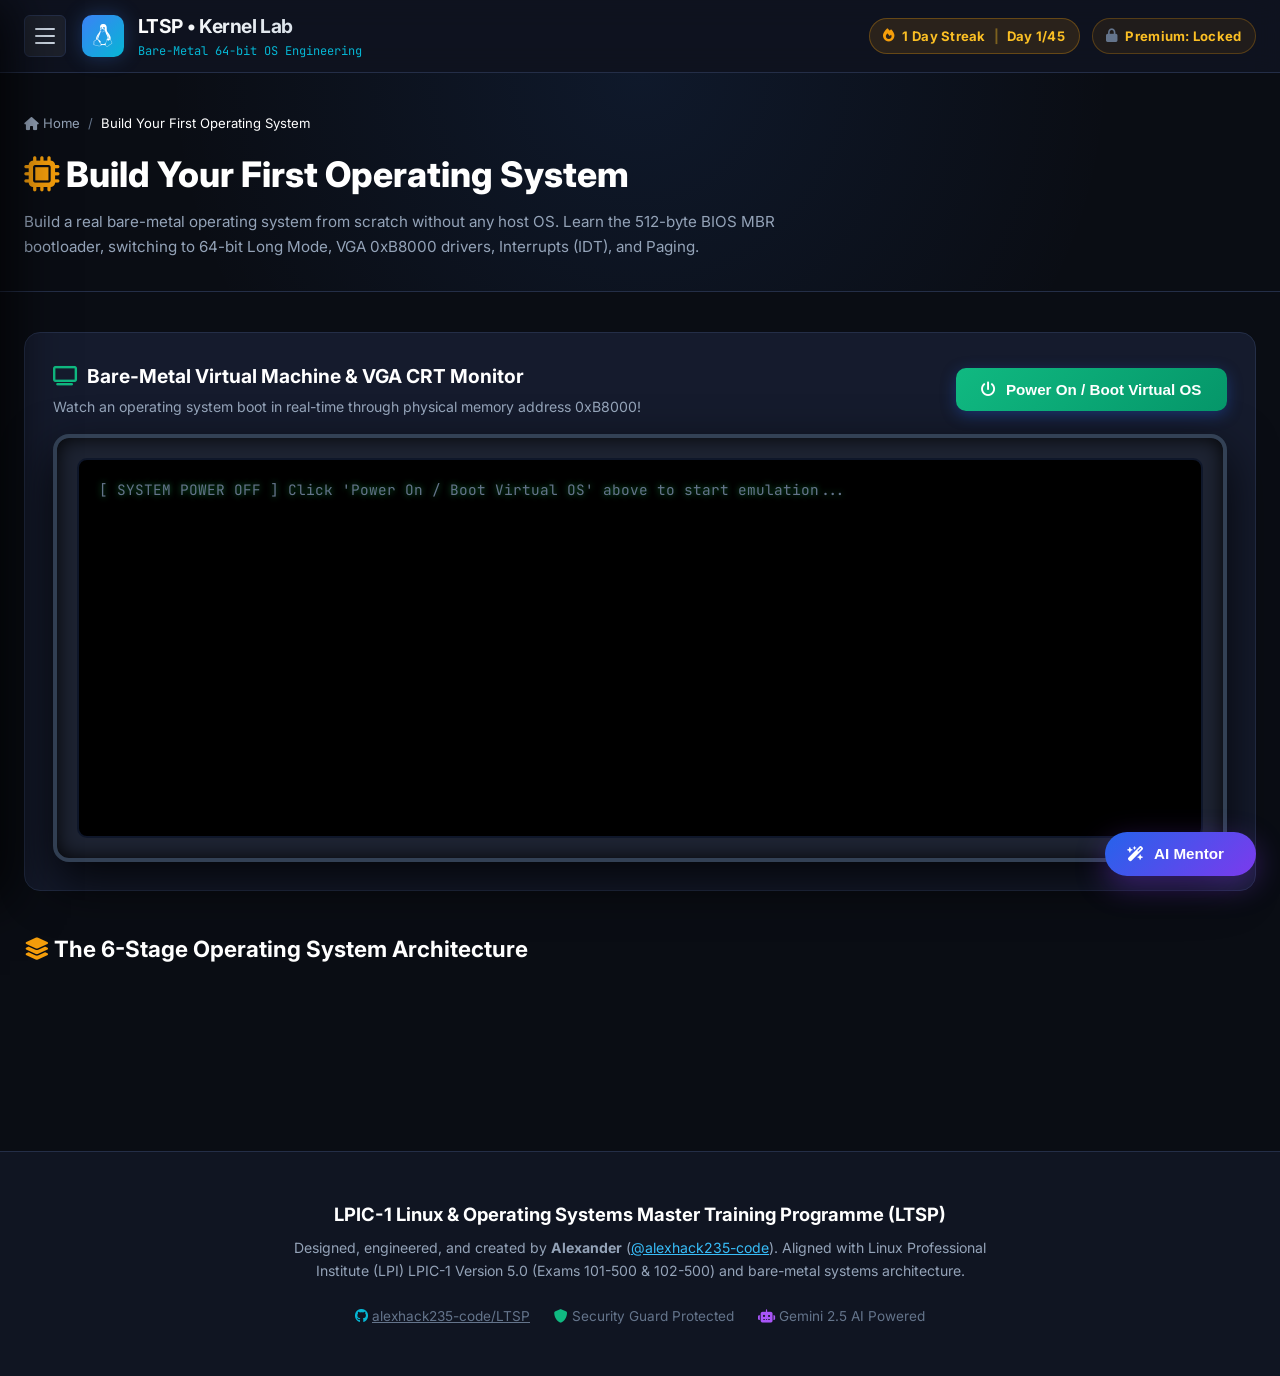
<file: os_builder.html>
<!DOCTYPE html>
<html lang="en">
<head>
  <meta charset="UTF-8">
  <meta name="viewport" content="width=device-width, initial-scale=1.0, maximum-scale=5.0, viewport-fit=cover">
  <meta name="theme-color" content="#0a0d14">
  <meta name="mobile-web-app-capable" content="yes">
  <meta name="apple-mobile-web-app-capable" content="yes">
  <meta name="apple-mobile-web-app-status-bar-style" content="black-translucent">
  <title>Build an Operating System | Master Track B | LTSP</title>
  <link rel="preconnect" href="https://fonts.googleapis.com">
  <link rel="preconnect" href="https://fonts.gstatic.com" crossorigin>
  <link href="https://fonts.googleapis.com/css2?family=Inter:wght@400;500;600;700;800&family=JetBrains+Mono:wght@400;500;700&display=swap" rel="stylesheet">
  <link rel="stylesheet" href="https://cdnjs.cloudflare.com/ajax/libs/font-awesome/6.5.1/css/all.min.css" />
  <link rel="stylesheet" href="css/styles.css">
</head>
<body>

  <!-- Top Header with Hamburger -->
  <header class="site-header">
    <div class="container header-inner">
      <div style="display: flex; align-items: center; gap: 1rem;">
        <button class="btn-hamburger" id="btn-hamburger" aria-label="Open Navigation Menu">
          <span></span><span></span><span></span>
        </button>
        <div class="brand-logo" onclick="location.href='index.html'">
          <div class="brand-icon"><i class="fa-brands fa-linux"></i></div>
          <div class="brand-text">
            <h1>LTSP • Kernel Lab</h1>
            <div class="brand-tagline">Bare-Metal 64-bit OS Engineering</div>
          </div>
        </div>
      </div>

      <div style="display: flex; align-items: center; gap: 0.75rem;">
        <div class="streak-navbar-badge" id="nav-streak-pill">
          <i class="fa-solid fa-fire text-warning"></i> <span>1 Day Streak</span>
        </div>
        <div class="streak-navbar-badge" id="nav-premium-badge" style="background: rgba(245,158,11,0.08); border-color: rgba(245,158,11,0.25);">
          <i class="fa-solid fa-lock text-muted"></i> <span>Premium: Locked</span>
        </div>
      </div>
    </div>
  </header>

  <!-- Page Header & Breadcrumbs -->
  <section class="page-header-banner">
    <div class="container">
      <div class="breadcrumb-trail">
        <a href="index.html"><i class="fa-solid fa-house"></i> Home</a>
        <span>/</span>
        <span style="color: #fff;">Build Your First Operating System</span>
      </div>
      <h2 style="font-size: 2.2rem; font-weight: 800; color: #fff; margin-bottom: 0.5rem;">
        <i class="fa-solid fa-microchip" style="color: var(--accent-amber);"></i> Build Your First Operating System
      </h2>
      <p style="color: var(--text-secondary); max-width: 800px; font-size: 0.95rem;">
        Build a real bare-metal operating system from scratch without any host OS. Learn the 512-byte BIOS MBR bootloader, switching to 64-bit Long Mode, VGA 0xB8000 drivers, Interrupts (IDT), and Paging.
      </p>
    </div>
  </section>

  <!-- Main Content Container -->
  <main class="container" style="padding-bottom: 5rem;">

    <!-- Interactive OS Boot Simulator -->
    <div class="tool-card" style="margin-bottom: 2.5rem;">
      <div style="display: flex; justify-content: space-between; align-items: center; margin-bottom: 1rem; flex-wrap: wrap; gap: 1rem;">
        <div>
          <div class="tool-card-title" style="margin-bottom: 0.25rem;">
            <i class="fa-solid fa-tv" style="color: var(--accent-emerald);"></i> Bare-Metal Virtual Machine & VGA CRT Monitor
          </div>
          <p class="tool-card-desc" style="margin-bottom: 0;">
            Watch an operating system boot in real-time through physical memory address 0xB8000!
          </p>
        </div>
        <button class="btn-primary" id="btn-boot-os" style="background: linear-gradient(135deg, #10b981, #059669);">
          <i class="fa-solid fa-power-off"></i> Power On / Boot Virtual OS
        </button>
      </div>

      <div class="vga-monitor-frame">
        <div class="vga-screen-bezel" id="vga-screen-text">
          <div class="vga-line" style="color: #64748b;">[ SYSTEM POWER OFF ] Click 'Power On / Boot Virtual OS' above to start emulation...</div>
        </div>
      </div>
    </div>

    <!-- 6-Stage OS Roadmap -->
    <h3 style="font-size: 1.4rem; font-weight: 700; margin-bottom: 1.5rem; color: #fff;">
      <i class="fa-solid fa-layer-group" style="color: var(--accent-amber);"></i> The 6-Stage Operating System Architecture
    </h3>
    <div id="os-stages-container"></div>
  </main>

  <!-- App Footer -->
  <footer style="margin-top: 5rem; border-top: 1px solid var(--border-subtle); padding: 3rem 0; background: var(--bg-secondary); text-align: center;">
    <div class="container">
      <div style="font-weight: 700; color: #fff; font-size: 1.15rem; margin-bottom: 0.5rem;">
        LPIC-1 Linux & Operating Systems Master Training Programme (LTSP)
      </div>
      <p style="font-size: 0.88rem; color: var(--text-secondary); max-width: 700px; margin: 0 auto 1.5rem; line-height: 1.6;">
        Designed, engineered, and created by <strong>Alexander</strong> (<a href="https://github.com/alexhack235-code" target="_blank" style="color: #38bdf8; text-decoration: underline;">@alexhack235-code</a>). Aligned with Linux Professional Institute (LPI) LPIC-1 Version 5.0 (Exams 101-500 & 102-500) and bare-metal systems architecture.
      </p>
      <div style="display: flex; justify-content: center; gap: 1.5rem; font-size: 0.85rem; color: var(--text-muted); flex-wrap: wrap;">
        <span><i class="fa-brands fa-github text-cyan"></i> <a href="https://github.com/alexhack235-code/LTSP" target="_blank" style="color: inherit; text-decoration: underline;">alexhack235-code/LTSP</a></span>
        <span><i class="fa-solid fa-shield text-emerald"></i> Security Guard Protected</span>
        <span><i class="fa-solid fa-robot" style="color: #a855f7;"></i> Gemini 2.5 AI Powered</span>
      </div>
    </div>
  </footer>

  <!-- Toast Notification Container -->
  <div class="toast-container" id="toast-container"></div>

  <!-- Scripts -->
  <script src="js/advanced_data.js"></script>
  <script src="js/advanced_app.js"></script>
  <script src="js/navigation.js"></script>
  <script src="js/ai_assistant.js"></script>
</body>
</html>
</file>
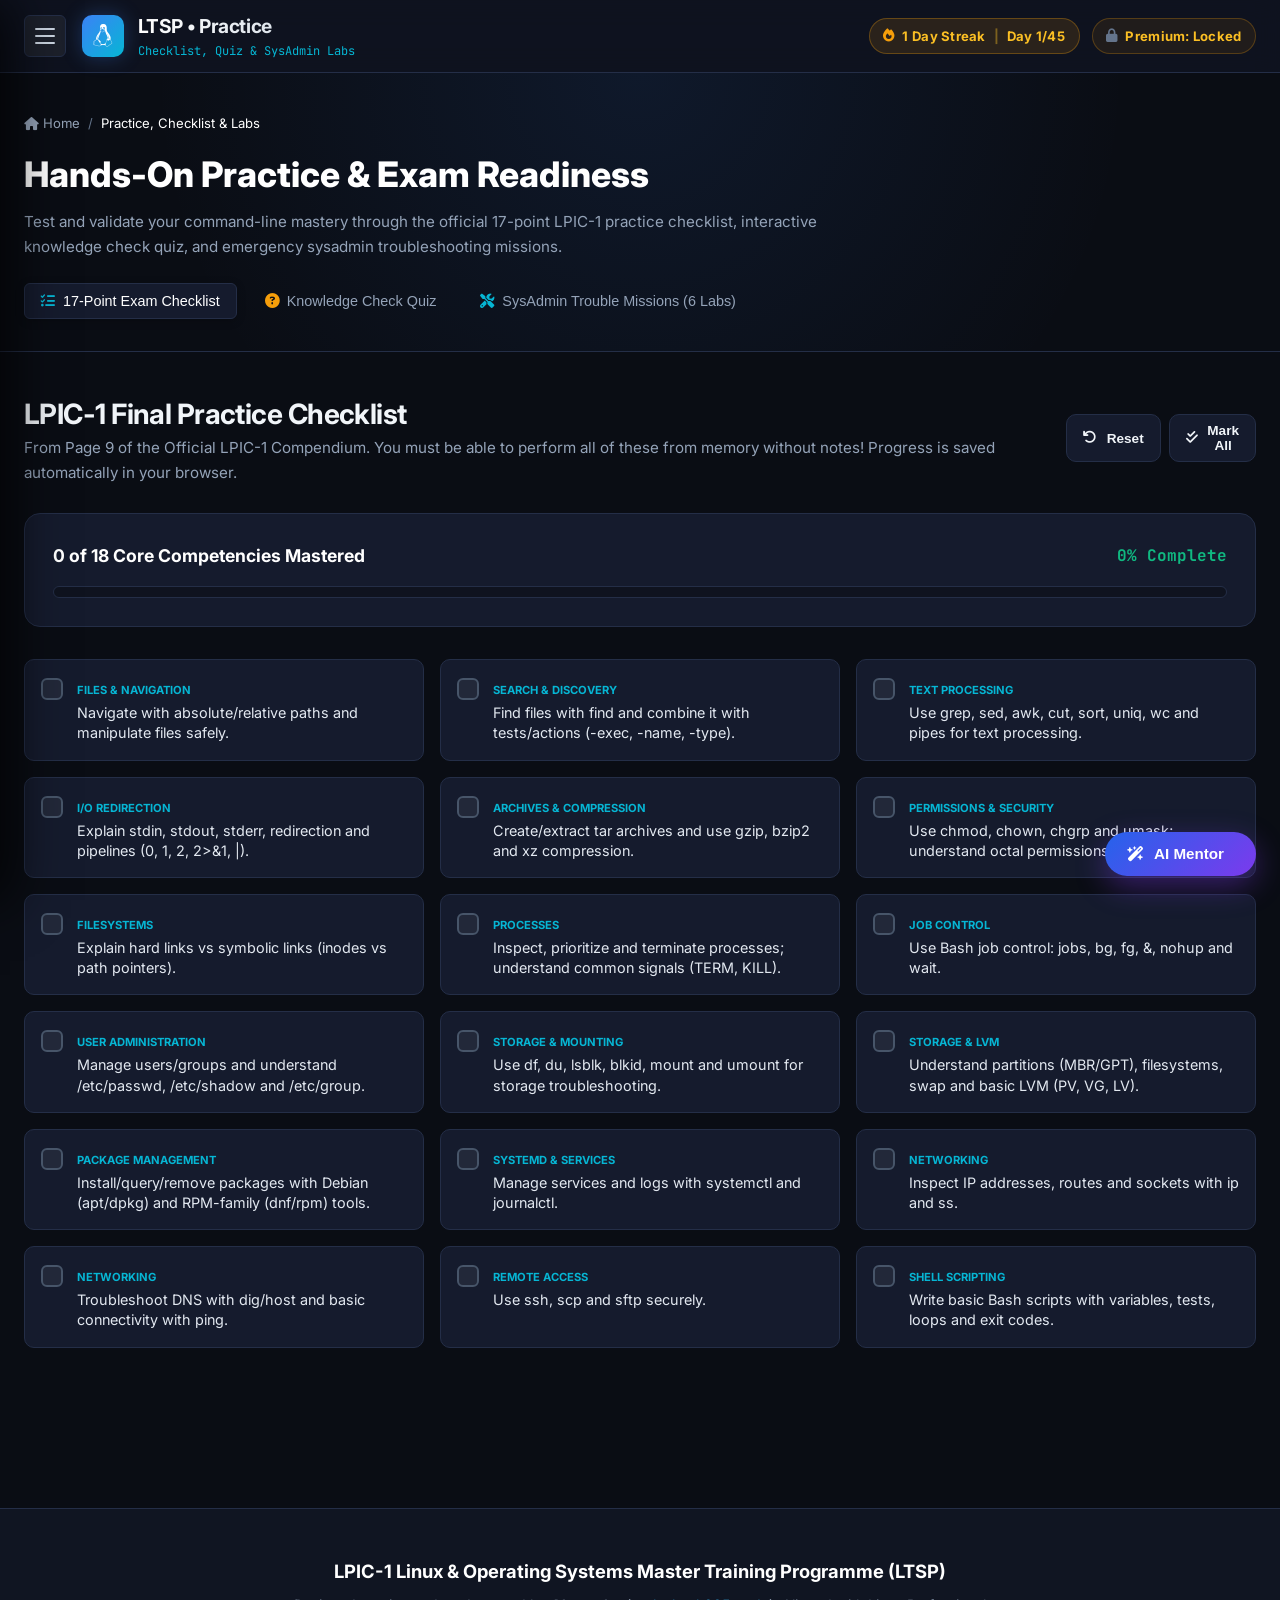
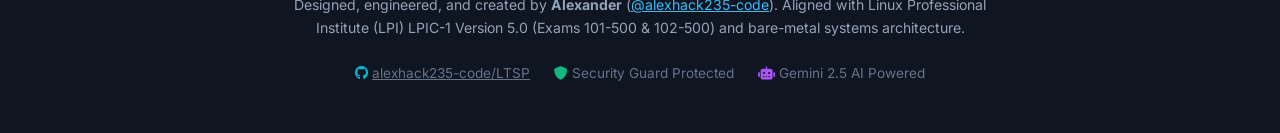
<file: practice.html>
<!DOCTYPE html>
<html lang="en">
<head>
  <meta charset="UTF-8">
  <meta name="viewport" content="width=device-width, initial-scale=1.0, maximum-scale=5.0, viewport-fit=cover">
  <meta name="theme-color" content="#0a0d14">
  <meta name="mobile-web-app-capable" content="yes">
  <meta name="apple-mobile-web-app-capable" content="yes">
  <meta name="apple-mobile-web-app-status-bar-style" content="black-translucent">
  <title>Practice & Labs | Linux & OS Master Training</title>
  <link rel="preconnect" href="https://fonts.googleapis.com">
  <link rel="preconnect" href="https://fonts.gstatic.com" crossorigin>
  <link href="https://fonts.googleapis.com/css2?family=Inter:wght@400;500;600;700;800&family=JetBrains+Mono:wght@400;500;700&display=swap" rel="stylesheet">
  <link rel="stylesheet" href="https://cdnjs.cloudflare.com/ajax/libs/font-awesome/6.5.1/css/all.min.css" />
  <link rel="stylesheet" href="css/styles.css">
</head>
<body>

  <!-- Top Header with Hamburger -->
  <header class="site-header">
    <div class="container header-inner">
      <div style="display: flex; align-items: center; gap: 1rem;">
        <button class="btn-hamburger" id="btn-hamburger" aria-label="Open Navigation Menu">
          <span></span><span></span><span></span>
        </button>
        <div class="brand-logo" onclick="location.href='index.html'">
          <div class="brand-icon"><i class="fa-brands fa-linux"></i></div>
          <div class="brand-text">
            <h1>LTSP • Practice</h1>
            <div class="brand-tagline">Checklist, Quiz & SysAdmin Labs</div>
          </div>
        </div>
      </div>

      <div style="display: flex; align-items: center; gap: 0.75rem;">
        <div class="streak-navbar-badge" id="nav-streak-pill">
          <i class="fa-solid fa-fire text-warning"></i> <span>1 Day Streak</span>
        </div>
        <div class="streak-navbar-badge" id="nav-premium-badge" style="background: rgba(245,158,11,0.08); border-color: rgba(245,158,11,0.25);">
          <i class="fa-solid fa-lock text-muted"></i> <span>Premium: Locked</span>
        </div>
      </div>
    </div>
  </header>

  <!-- Page Header & Breadcrumbs -->
  <section class="page-header-banner">
    <div class="container">
      <div class="breadcrumb-trail">
        <a href="index.html"><i class="fa-solid fa-house"></i> Home</a>
        <span>/</span>
        <span style="color: #fff;">Practice, Checklist & Labs</span>
      </div>
      <h2 style="font-size: 2.2rem; font-weight: 800; color: #fff; margin-bottom: 0.5rem;">
        Hands-On Practice & Exam Readiness
      </h2>
      <p style="color: var(--text-secondary); max-width: 800px; font-size: 0.95rem;">
        Test and validate your command-line mastery through the official 17-point LPIC-1 practice checklist, interactive knowledge check quiz, and emergency sysadmin troubleshooting missions.
      </p>

      <!-- Sub-Tabs Switcher -->
      <div style="display: flex; gap: 0.75rem; margin-top: 1.5rem; flex-wrap: wrap;">
        <button class="nav-tab-btn active" id="btn-tab-checklist" onclick="switchPracticeTab('checklist')">
          <i class="fa-solid fa-list-check text-emerald"></i> 17-Point Exam Checklist
        </button>
        <button class="nav-tab-btn" id="btn-tab-quiz" onclick="switchPracticeTab('quiz')">
          <i class="fa-solid fa-circle-question text-warning"></i> Knowledge Check Quiz
        </button>
        <button class="nav-tab-btn" id="btn-tab-labs" onclick="switchPracticeTab('labs')">
          <i class="fa-solid fa-screwdriver-wrench text-cyan"></i> SysAdmin Trouble Missions (6 Labs)
        </button>
      </div>
    </div>
  </section>

  <!-- Main Content Container -->
  <main class="container" style="padding-bottom: 5rem;">

    <!-- TAB PANE 1: CHECKLIST -->
    <div id="pane-checklist" style="display: block;">
      <div class="section-header-row">
        <div>
          <h2 class="section-title">LPIC-1 Final Practice Checklist</h2>
          <p style="color: var(--text-secondary); font-size: 0.95rem;">
            From Page 9 of the Official LPIC-1 Compendium. You must be able to perform all of these from memory without notes! Progress is saved automatically in your browser.
          </p>
        </div>
        <div style="display: flex; gap: 0.5rem;">
          <button class="btn-secondary" onclick="resetChecklist()" style="padding: 0.5rem 1rem; font-size: 0.85rem;">
            <i class="fa-solid fa-arrow-rotate-left"></i> Reset
          </button>
          <button class="btn-secondary" onclick="masterAllChecklist()" style="padding: 0.5rem 1rem; font-size: 0.85rem;">
            <i class="fa-solid fa-check-double"></i> Mark All
          </button>
        </div>
      </div>

      <!-- Checklist Progress Summary -->
      <div class="checklist-progress-card">
        <div class="checklist-header-top">
          <span style="font-weight: 700; color: #fff; font-size: 1.1rem;" id="checklist-stats">0 of 18 Mastered</span>
          <span style="font-family: var(--font-mono); color: var(--accent-emerald); font-weight: 700;" id="checklist-pct">0%</span>
        </div>
        <div class="progress-track-bg">
          <div class="progress-track-fill" id="checklist-progress-bar"></div>
        </div>
      </div>

      <!-- Checklist Items Grid -->
      <div class="checklist-grid" id="checklist-container"></div>
    </div>

    <!-- TAB PANE 2: QUIZ -->
    <div id="pane-quiz" style="display: none;">
      <div class="section-header-row">
        <div>
          <h2 class="section-title">LPIC-1 Knowledge Check & Self-Test</h2>
          <p style="color: var(--text-secondary); font-size: 0.95rem;">
            Test your understanding with instant feedback, scoring, and deep explanations on core Linux and OS principles.
          </p>
        </div>
        <div style="display: flex; align-items: center; gap: 1rem;">
          <span class="badge-tag" id="quiz-score-badge" style="font-size: 0.9rem; padding: 0.4rem 0.8rem;">Score: 0 / 0</span>
          <button class="btn-secondary" onclick="restartQuiz()" style="padding: 0.5rem 1rem; font-size: 0.85rem;">
            <i class="fa-solid fa-rotate"></i> Retake Quiz
          </button>
        </div>
      </div>

      <div class="quiz-wrapper" id="quiz-container"></div>
    </div>

    <!-- TAB PANE 3: LABS & SCENARIOS -->
    <div id="pane-labs" style="display: none;">
      <div class="section-header-row">
        <div>
          <h2 class="section-title">Hands-On SysAdmin Missions & Scenarios</h2>
          <p style="color: var(--text-secondary); font-size: 0.95rem;">
            Real-world troubleshooting scenarios. Test your skills on real situations you'll encounter on Linux production servers and the LPIC-1 exam.
          </p>
        </div>
      </div>

      <div class="scenarios-grid" id="scenarios-container"></div>
    </div>

  </main>

  <!-- App Footer -->
  <footer style="margin-top: 5rem; border-top: 1px solid var(--border-subtle); padding: 3rem 0; background: var(--bg-secondary); text-align: center;">
    <div class="container">
      <div style="font-weight: 700; color: #fff; font-size: 1.15rem; margin-bottom: 0.5rem;">
        LPIC-1 Linux & Operating Systems Master Training Programme (LTSP)
      </div>
      <p style="font-size: 0.88rem; color: var(--text-secondary); max-width: 700px; margin: 0 auto 1.5rem; line-height: 1.6;">
        Designed, engineered, and created by <strong>Alexander</strong> (<a href="https://github.com/alexhack235-code" target="_blank" style="color: #38bdf8; text-decoration: underline;">@alexhack235-code</a>). Aligned with Linux Professional Institute (LPI) LPIC-1 Version 5.0 (Exams 101-500 & 102-500) and bare-metal systems architecture.
      </p>
      <div style="display: flex; justify-content: center; gap: 1.5rem; font-size: 0.85rem; color: var(--text-muted); flex-wrap: wrap;">
        <span><i class="fa-brands fa-github text-cyan"></i> <a href="https://github.com/alexhack235-code/LTSP" target="_blank" style="color: inherit; text-decoration: underline;">alexhack235-code/LTSP</a></span>
        <span><i class="fa-solid fa-shield text-emerald"></i> Security Guard Protected</span>
        <span><i class="fa-solid fa-robot" style="color: #a855f7;"></i> Gemini 2.5 AI Powered</span>
      </div>
    </div>
  </footer>

  <!-- Toast Notification Container -->
  <div class="toast-container" id="toast-container"></div>

  <!-- Scripts -->
  <script src="js/data.js"></script>
  <script src="js/app.js"></script>
  <script src="js/navigation.js"></script>
  <script src="js/ai_assistant.js"></script>

  <script>
    function switchPracticeTab(tab) {
      const paneChecklist = document.getElementById("pane-checklist");
      const paneQuiz = document.getElementById("pane-quiz");
      const paneLabs = document.getElementById("pane-labs");

      const btnChecklist = document.getElementById("btn-tab-checklist");
      const btnQuiz = document.getElementById("btn-tab-quiz");
      const btnLabs = document.getElementById("btn-tab-labs");

      // Hide all panes
      paneChecklist.style.display = "none";
      paneQuiz.style.display = "none";
      paneLabs.style.display = "none";

      // Remove active classes
      btnChecklist.classList.remove("active");
      btnQuiz.classList.remove("active");
      btnLabs.classList.remove("active");

      if (tab === "checklist") {
        paneChecklist.style.display = "block";
        btnChecklist.classList.add("active");
      } else if (tab === "quiz") {
        paneQuiz.style.display = "block";
        btnQuiz.classList.add("active");
      } else if (tab === "labs") {
        paneLabs.style.display = "block";
        btnLabs.classList.add("active");
      }
    }
  </script>
</body>
</html>
</file>
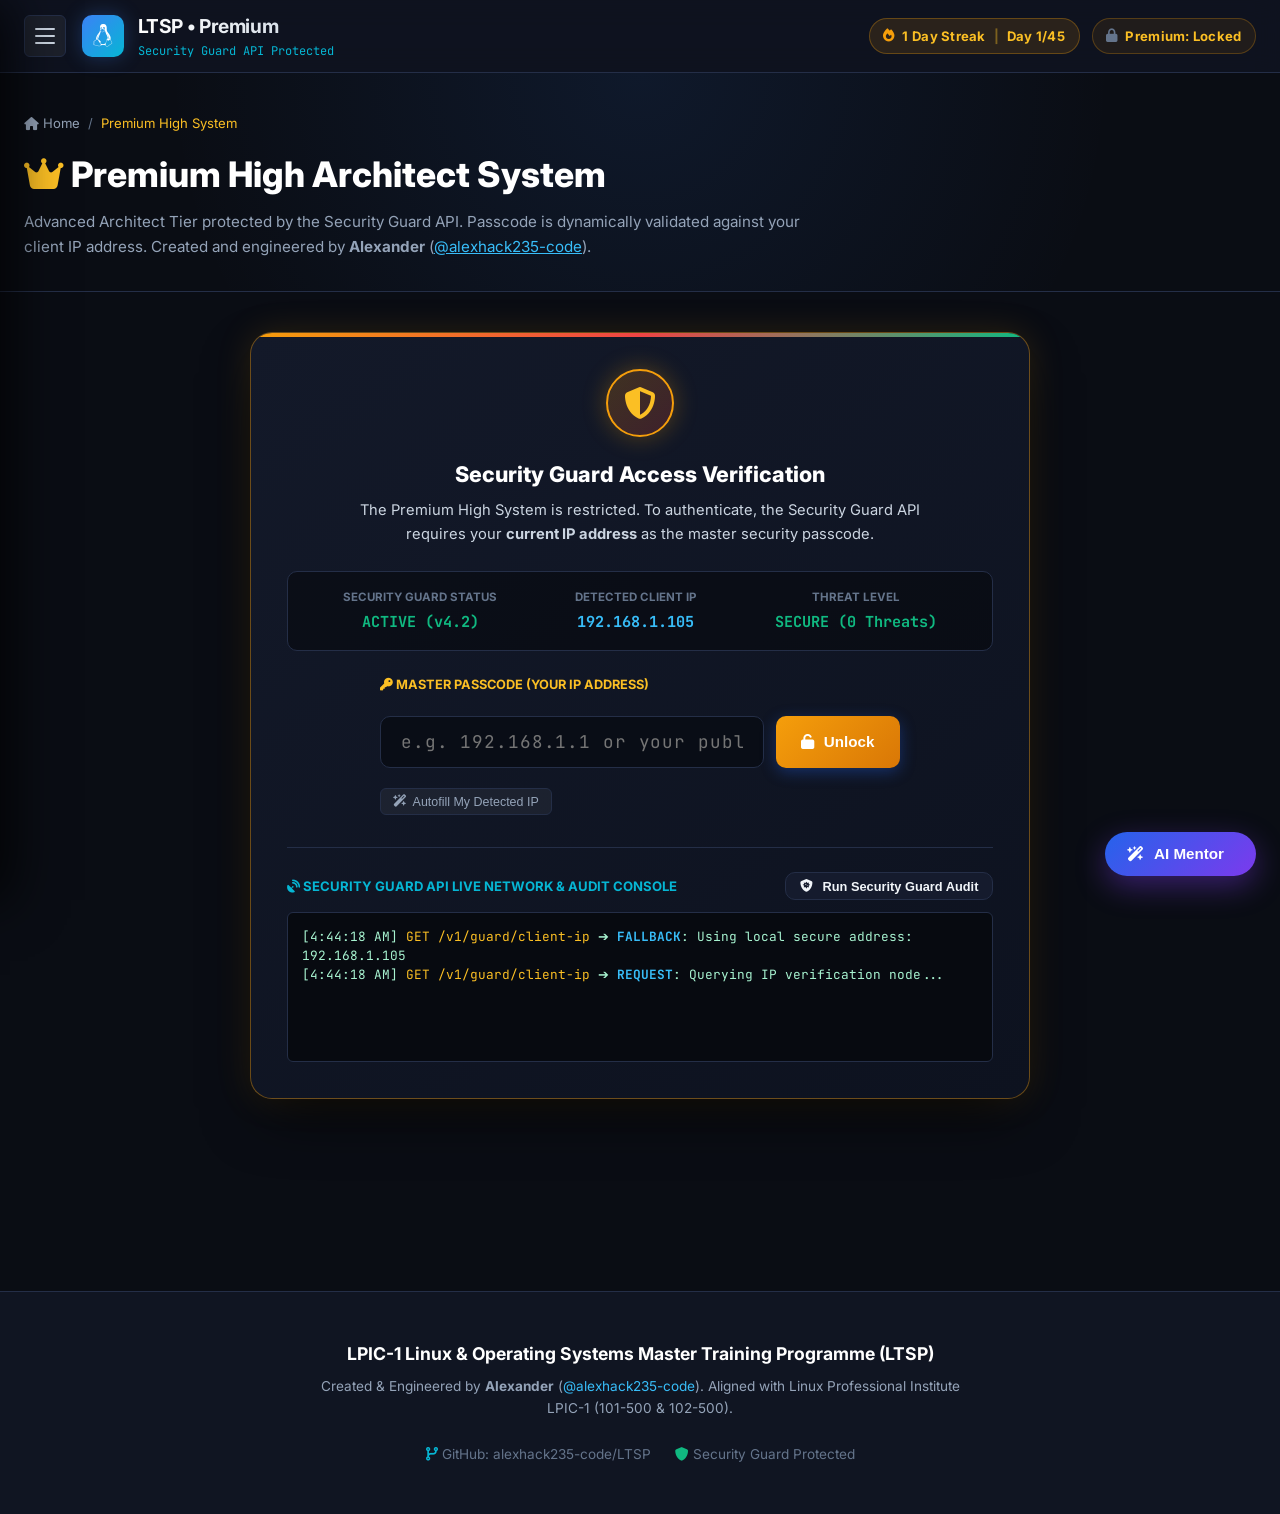
<file: premium.html>
<!DOCTYPE html>
<html lang="en">
<head>
  <meta charset="UTF-8">
  <meta name="viewport" content="width=device-width, initial-scale=1.0, maximum-scale=5.0, viewport-fit=cover">
  <meta name="theme-color" content="#0a0d14">
  <meta name="mobile-web-app-capable" content="yes">
  <meta name="apple-mobile-web-app-capable" content="yes">
  <meta name="apple-mobile-web-app-status-bar-style" content="black-translucent">
  <title>Premium High System | LTSP</title>
  <link rel="preconnect" href="https://fonts.googleapis.com">
  <link rel="preconnect" href="https://fonts.gstatic.com" crossorigin>
  <link href="https://fonts.googleapis.com/css2?family=Inter:wght@400;500;600;700;800&family=JetBrains+Mono:wght@400;500;700&display=swap" rel="stylesheet">
  <link rel="stylesheet" href="https://cdnjs.cloudflare.com/ajax/libs/font-awesome/6.5.1/css/all.min.css" />
  <link rel="stylesheet" href="css/styles.css">
</head>
<body>

  <!-- Top Header with Hamburger -->
  <header class="site-header">
    <div class="container header-inner">
      <div style="display: flex; align-items: center; gap: 1rem;">
        <button class="btn-hamburger" id="btn-hamburger" aria-label="Open Navigation Menu">
          <span></span><span></span><span></span>
        </button>
        <div class="brand-logo" onclick="location.href='index.html'">
          <div class="brand-icon"><i class="fa-brands fa-linux"></i></div>
          <div class="brand-text">
            <h1>LTSP • Premium</h1>
            <div class="brand-tagline">Security Guard API Protected</div>
          </div>
        </div>
      </div>

      <div style="display: flex; align-items: center; gap: 0.75rem;">
        <div class="streak-navbar-badge" id="nav-streak-pill">
          <i class="fa-solid fa-fire text-warning"></i> <span>1 Day Streak</span>
        </div>
        <div class="streak-navbar-badge" id="nav-premium-badge" style="background: rgba(245,158,11,0.08); border-color: rgba(245,158,11,0.25);">
          <i class="fa-solid fa-lock text-muted"></i> <span>Premium: Locked</span>
        </div>
      </div>
    </div>
  </header>

  <!-- Page Header & Breadcrumbs -->
  <section class="page-header-banner">
    <div class="container">
      <div class="breadcrumb-trail">
        <a href="index.html"><i class="fa-solid fa-house"></i> Home</a>
        <span>/</span>
        <span style="color: #fbbf24;">Premium High System</span>
      </div>
      <h2 style="font-size: 2.2rem; font-weight: 800; color: #fff; margin-bottom: 0.5rem;">
        <i class="fa-solid fa-crown" style="color: #fbbf24;"></i> Premium High Architect System
      </h2>
      <p style="color: var(--text-secondary); max-width: 800px; font-size: 0.95rem;">
        Advanced Architect Tier protected by the Security Guard API. Passcode is dynamically validated against your client IP address. Created and engineered by <strong>Alexander</strong> (<a href="https://github.com/alexhack235-code/LTSP" target="_blank" style="color: #38bdf8; text-decoration: underline;">@alexhack235-code</a>).
      </p>
    </div>
  </section>

  <!-- Main Content Container -->
  <main class="container" style="padding-bottom: 5rem;">

    <!-- Security Guard Gate (Locked State) -->
    <div id="security-guard-gate" class="security-guard-card">
      <div class="security-shield-icon">
        <i class="fa-solid fa-shield-halved"></i>
      </div>
      <h3 style="text-align: center; color: #fff; font-size: 1.35rem; font-weight: 800; margin-bottom: 0.5rem;">
        Security Guard Access Verification
      </h3>
      <p style="text-align: center; color: #cbd5e1; font-size: 0.92rem; max-width: 580px; margin: 0 auto;">
        The Premium High System is restricted. To authenticate, the Security Guard API requires your <strong>current IP address</strong> as the master security passcode.
      </p>

      <div class="guard-metrics-row">
        <div class="guard-metric-item">
          <div class="guard-metric-label">Security Guard Status</div>
          <div class="guard-metric-val">ACTIVE (v4.2)</div>
        </div>
        <div class="guard-metric-item">
          <div class="guard-metric-label">Detected Client IP</div>
          <div class="guard-metric-val" id="guard-detected-ip" style="color: #38bdf8;">Resolving...</div>
        </div>
        <div class="guard-metric-item">
          <div class="guard-metric-label">Threat Level</div>
          <div class="guard-metric-val">SECURE (0 Threats)</div>
        </div>
      </div>

      <div style="max-width: 520px; margin: 0 auto;">
        <label style="font-size: 0.8rem; font-weight: 700; text-transform: uppercase; color: #fbbf24; display: block; margin-bottom: 0.4rem;">
          <i class="fa-solid fa-key"></i> Master Passcode (Your IP Address)
        </label>
        <div class="guard-input-box">
          <input type="text" id="guard-passcode-input" class="guard-input-field" placeholder="e.g. 192.168.1.1 or your public IP..." />
          <button class="btn-primary" id="btn-guard-unlock" style="background: linear-gradient(135deg, #f59e0b, #d97706); white-space: nowrap;">
            <i class="fa-solid fa-unlock"></i> Unlock
          </button>
        </div>

        <div style="display: flex; justify-content: space-between; align-items: center; margin-top: 0.75rem; flex-wrap: wrap; gap: 0.5rem;">
          <button type="button" id="btn-reveal-ip-hint" class="btn-copy-code" style="padding: 0.35rem 0.75rem;">
            <i class="fa-solid fa-wand-magic-sparkles"></i> Autofill My Detected IP
          </button>
          <div id="guard-feedback-msg" style="font-size: 0.85rem;"></div>
        </div>
      </div>

      <!-- Security Guard API Live Network & Audit Console -->
      <div style="margin-top: 2rem; border-top: 1px solid var(--border-subtle); padding-top: 1.5rem;">
        <div style="display: flex; justify-content: space-between; align-items: center; margin-bottom: 0.75rem; flex-wrap: wrap; gap: 0.5rem;">
          <div style="font-size: 0.82rem; font-weight: 700; text-transform: uppercase; color: var(--accent-cyan);">
            <i class="fa-solid fa-satellite-dish"></i> Security Guard API Live Network & Audit Console
          </div>
          <button class="btn-secondary" id="btn-run-guard-scan" style="padding: 0.35rem 0.85rem; font-size: 0.8rem;">
            <i class="fa-solid fa-shield-virus"></i> Run Security Guard Audit
          </button>
        </div>
        <pre id="guard-api-console-log" style="height: 150px; overflow-y: auto; background: #070a10; color: #a7f3d0; font-family: var(--font-mono); font-size: 0.8rem; padding: 0.85rem; border-radius: var(--radius-sm); border: 1px solid var(--border-subtle); line-height: 1.5; white-space: pre-wrap;"></pre>
      </div>
    </div>

    <!-- Premium Hub Content (Unlocked State) -->
    <div id="premium-hub-content" style="display: none;">
      <div style="background: linear-gradient(135deg, rgba(245, 158, 11, 0.15), rgba(16, 185, 129, 0.1)); border: 1px solid rgba(245, 158, 11, 0.3); border-radius: var(--radius-lg); padding: 1.5rem 1.75rem; margin-bottom: 2rem; display: flex; justify-content: space-between; align-items: center; flex-wrap: wrap; gap: 1rem;">
        <div>
          <div style="color: #fbbf24; font-size: 0.82rem; font-weight: 700; text-transform: uppercase; letter-spacing: 0.05em;">
            <i class="fa-solid fa-circle-check"></i> Security Guard API Authorized
          </div>
          <h3 style="color: #fff; font-size: 1.4rem; font-weight: 800; margin-top: 0.2rem;">
            Premium High Architect System Active
          </h3>
          <p style="color: #cbd5e1; font-size: 0.9rem; margin-top: 0.25rem;">
            Full root access granted to source bundles, bare-metal kernels, compiler blueprints, and Gemini AI integration. Created by <strong>Alexander</strong> (<a href="https://github.com/alexhack235-code/LTSP" target="_blank" style="color: #38bdf8;">@alexhack235-code</a>).
          </p>
          <div style="margin-top: 0.5rem; font-family: var(--font-mono); font-size: 0.78rem; color: #94a3b8;">
            Active Bearer Token: <code id="guard-active-token" style="color: #34d399; background: rgba(0,0,0,0.4); padding: 2px 6px; border-radius: 4px;">sec_guard_bearer_active</code>
          </div>
        </div>
        <button class="btn-secondary" onclick="SecurityGuardUI.lockSystem()">
          <i class="fa-solid fa-lock"></i> Lock System
        </button>
      </div>

      <!-- Download Grid -->
      <div class="tools-grid" id="premium-download-grid">
        <!-- Card 1: OS Kernel Bundle -->
        <div class="tool-card">
          <div class="tool-card-title">
            <i class="fa-solid fa-microchip" style="color: var(--accent-emerald);"></i> ToyOS 64-Bit Bare-Metal Kernel
          </div>
          <p class="tool-card-desc">
            Complete production starter kit containing <code>boot.asm</code> (16-bit real mode stage), <code>kernel.c</code> (VGA text buffer driver at 0xB8000), and a clean <code>Makefile</code> ready to build and run in QEMU.
          </p>
          <button class="btn-primary" onclick="SecurityGuardUI.exportOSSource(this)" style="width: 100%; justify-content: center;">
            <i class="fa-solid fa-download"></i> Download ToyOS Kernel Bundle (.txt)
          </button>
        </div>

        <!-- Card 2: Compiler Bundle -->
        <div class="tool-card">
          <div class="tool-card-title">
            <i class="fa-solid fa-code" style="color: var(--accent-cyan);"></i> Mini-Language Compiler Source Kit
          </div>
          <p class="tool-card-desc">
            Full C source tree containing <code>lexer.c</code> (tokenization), recursive descent expression parser, and <code>codegen.c</code> emitting native NASM x86-64 assembly instructions.
          </p>
          <button class="btn-primary" onclick="SecurityGuardUI.exportCompilerSource(this)" style="width: 100%; justify-content: center; background: linear-gradient(135deg, #0ea5e9, #0284c7);">
            <i class="fa-solid fa-download"></i> Download Compiler Source Bundle (.txt)
          </button>
        </div>

        <!-- Card 3: Cram Vault -->
        <div class="tool-card">
          <div class="tool-card-title">
            <i class="fa-solid fa-bolt" style="color: #fbbf24;"></i> Systems Architect Cram Vault
          </div>
          <p class="tool-card-desc">
            Condensed high-yield reference: AMD64 register calling conventions (System V ABI), x86-64 Linux system call numbers, POSIX signal table, and octal chmod permissions cheat sheet.
          </p>
          <button class="btn-primary" onclick="SecurityGuardUI.exportCramVault(this)" style="width: 100%; justify-content: center; background: linear-gradient(135deg, #f59e0b, #d97706);">
            <i class="fa-solid fa-download"></i> Download Architect Cram Vault (.txt)
          </button>
        </div>
      </div>
    </div>

  </main>

  <!-- App Footer -->
  <footer style="margin-top: 5rem; border-top: 1px solid var(--border-subtle); padding: 3rem 0; background: var(--bg-secondary); text-align: center;">
    <div class="container">
      <div style="font-weight: 700; color: #fff; font-size: 1.1rem; margin-bottom: 0.5rem;">
        LPIC-1 Linux & Operating Systems Master Training Programme (LTSP)
      </div>
      <p style="font-size: 0.85rem; color: var(--text-secondary); max-width: 650px; margin: 0 auto 1.5rem;">
        Created & Engineered by <strong>Alexander</strong> (<a href="https://github.com/alexhack235-code/LTSP" target="_blank" style="color: #38bdf8;">@alexhack235-code</a>). Aligned with Linux Professional Institute LPIC-1 (101-500 & 102-500).
      </p>
      <div style="display: flex; justify-content: center; gap: 1.5rem; font-size: 0.85rem; color: var(--text-muted);">
        <span><i class="fa-solid fa-code-branch text-cyan"></i> <a href="https://github.com/alexhack235-code/LTSP" target="_blank" style="color: inherit;">GitHub: alexhack235-code/LTSP</a></span>
        <span><i class="fa-solid fa-shield text-emerald"></i> Security Guard Protected</span>
      </div>
    </div>
  </footer>

  <!-- Toast Notification Container -->
  <div class="toast-container" id="toast-container"></div>

  <!-- Scripts -->
  <script src="js/security_guard.js"></script>
  <script src="js/navigation.js"></script>
  <script src="js/ai_assistant.js"></script>
</body>
</html>
</file>
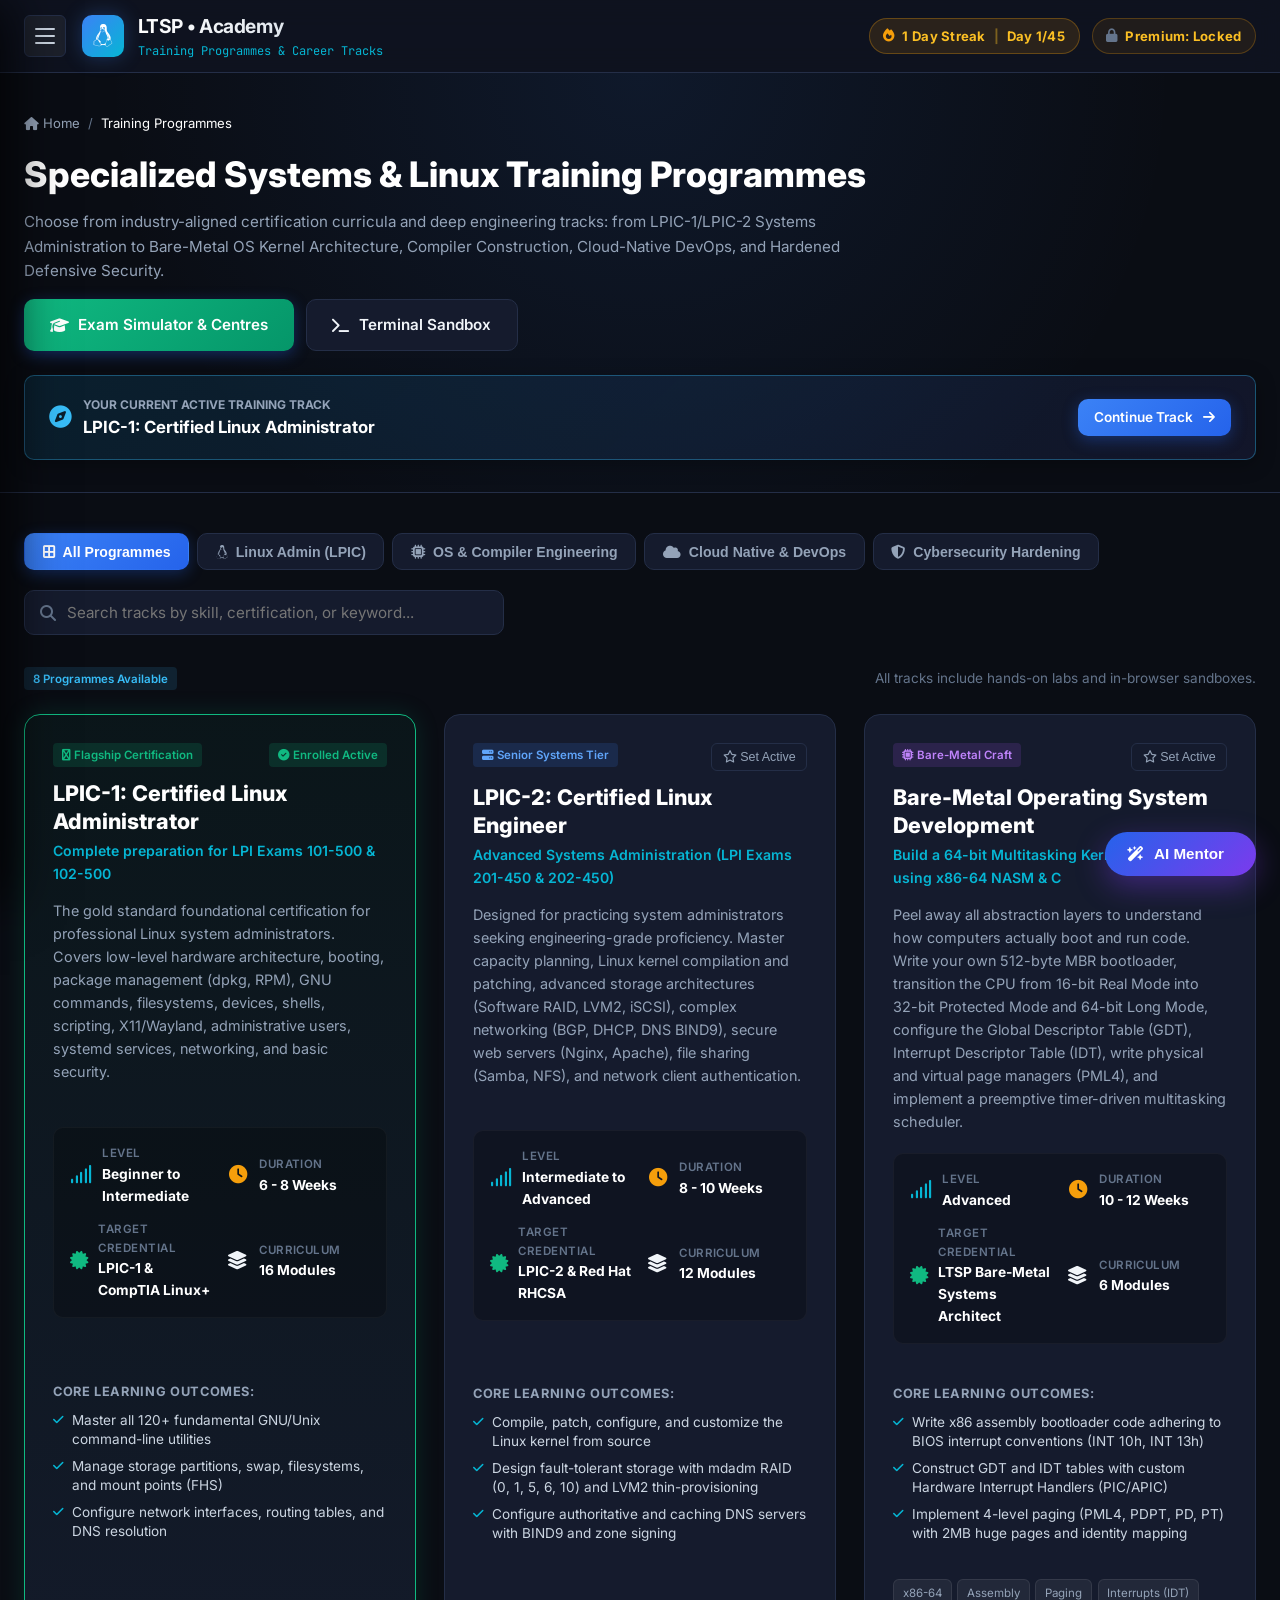
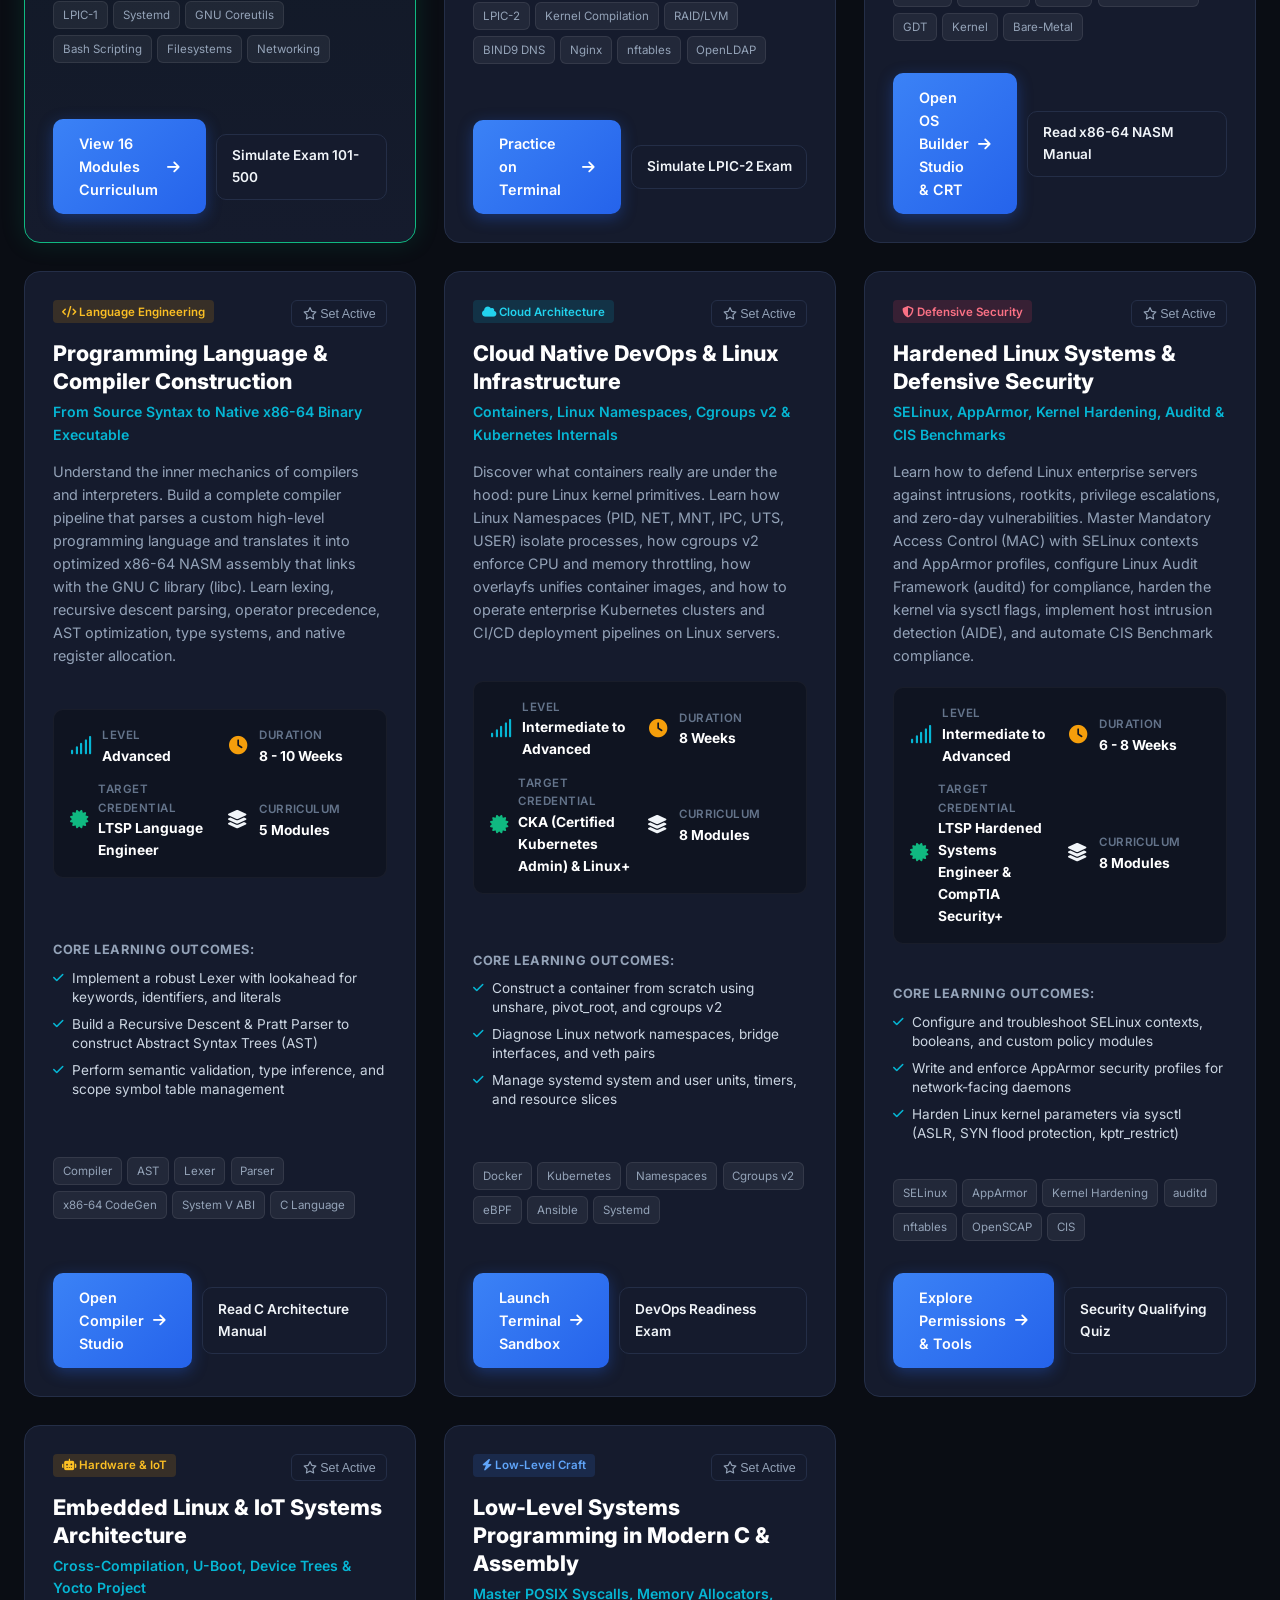
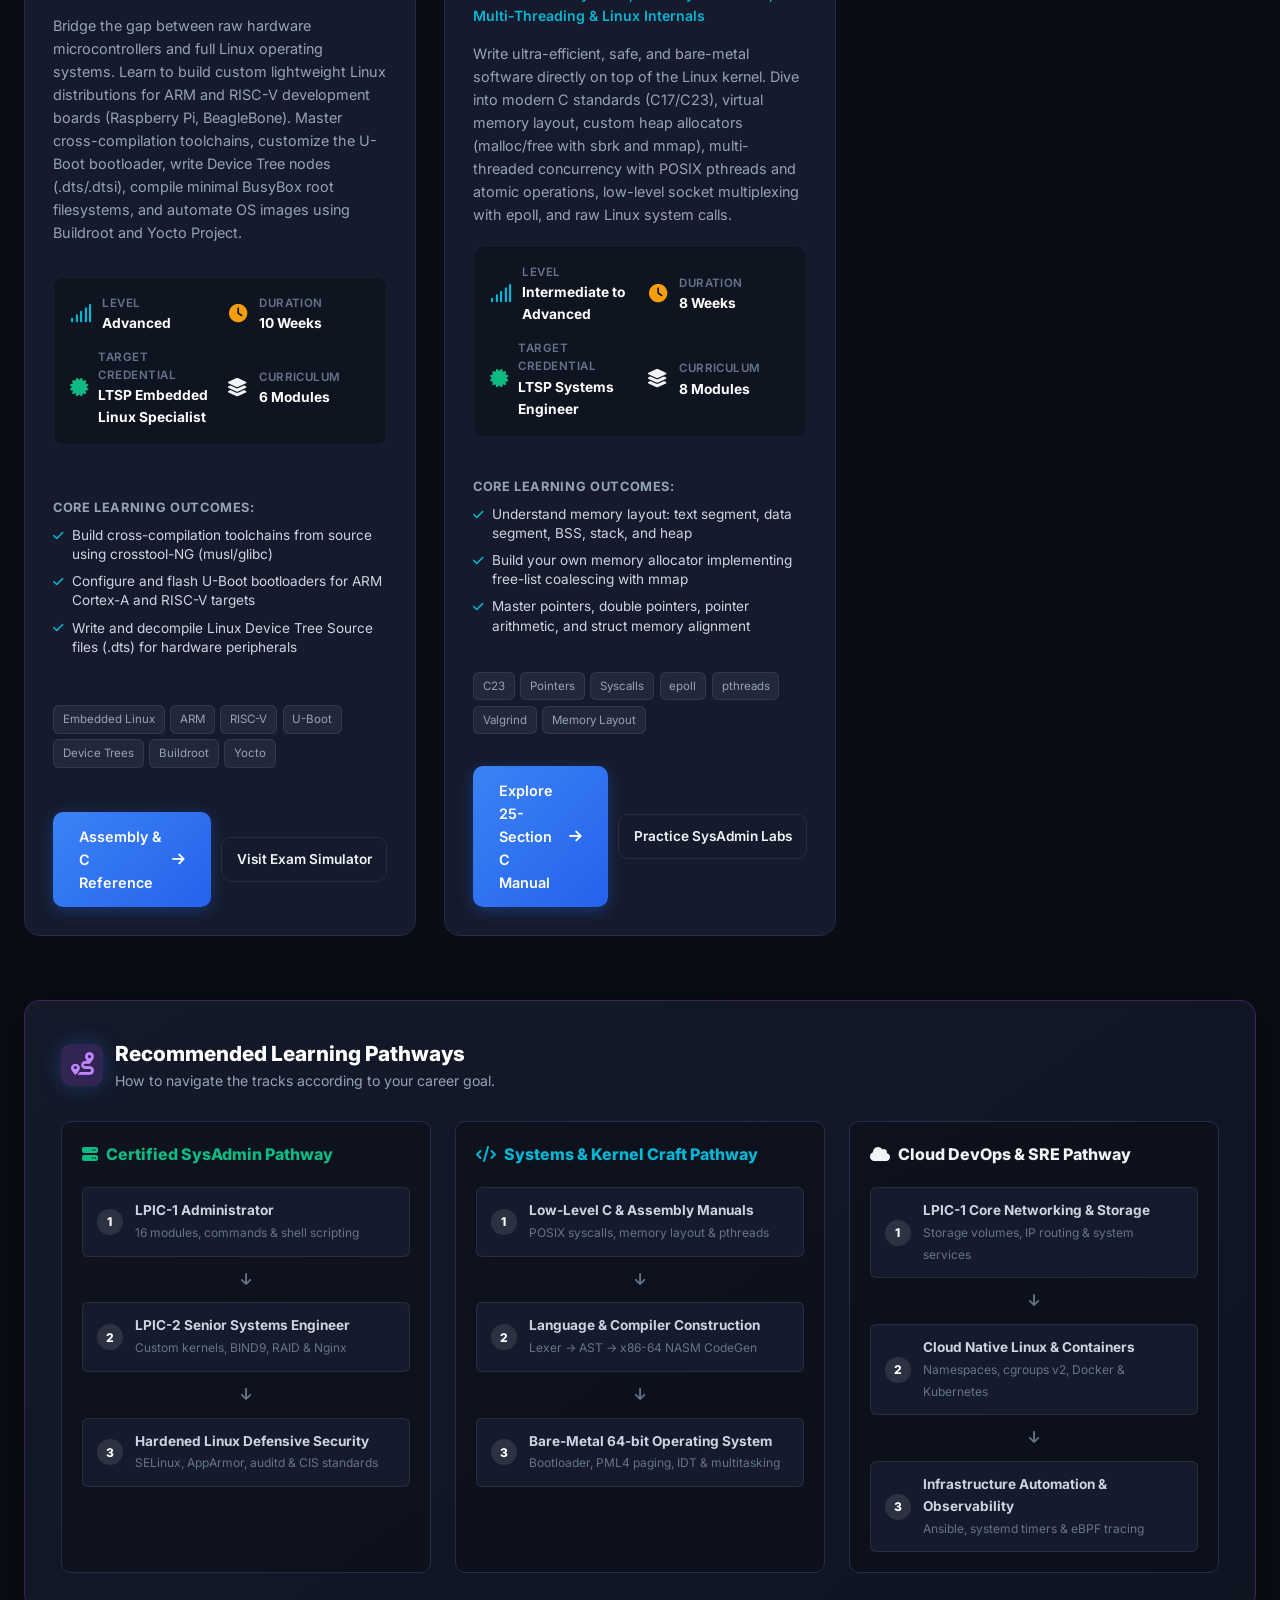
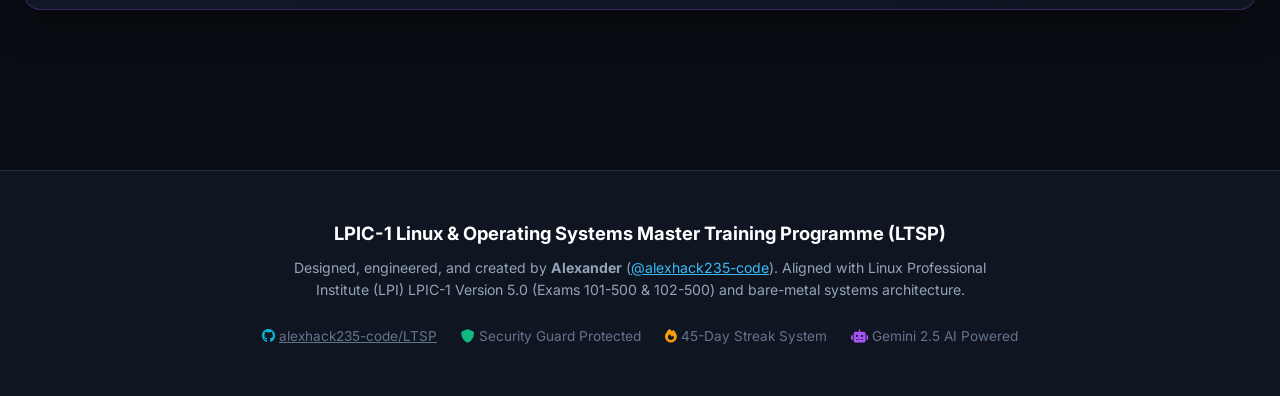
<file: programmes.html>
<!DOCTYPE html>
<html lang="en">
<head>
  <meta charset="UTF-8">
  <meta name="viewport" content="width=device-width, initial-scale=1.0, maximum-scale=5.0, viewport-fit=cover">
  <meta name="theme-color" content="#0a0d14">
  <meta name="mobile-web-app-capable" content="yes">
  <meta name="apple-mobile-web-app-capable" content="yes">
  <meta name="apple-mobile-web-app-status-bar-style" content="black-translucent">
  <title>Training Programmes Hub | Systems, Linux & OS Engineering | LTSP</title>
  <link rel="preconnect" href="https://fonts.googleapis.com">
  <link rel="preconnect" href="https://fonts.gstatic.com" crossorigin>
  <link href="https://fonts.googleapis.com/css2?family=Inter:wght@400;500;600;700;800&family=JetBrains+Mono:wght@400;500;700&display=swap" rel="stylesheet">
  <link rel="stylesheet" href="https://cdnjs.cloudflare.com/ajax/libs/font-awesome/6.5.1/css/all.min.css" />
  <link rel="stylesheet" href="css/styles.css">
</head>
<body>

  <!-- Top Header with Hamburger -->
  <header class="site-header">
    <div class="container header-inner">
      <div style="display: flex; align-items: center; gap: 1rem;">
        <button class="btn-hamburger" id="btn-hamburger" aria-label="Open Navigation Menu">
          <span></span><span></span><span></span>
        </button>
        <div class="brand-logo" onclick="location.href='index.html'">
          <div class="brand-icon"><i class="fa-brands fa-linux"></i></div>
          <div class="brand-text">
            <h1>LTSP • Academy</h1>
            <div class="brand-tagline">Training Programmes & Career Tracks</div>
          </div>
        </div>
      </div>

      <div style="display: flex; align-items: center; gap: 0.75rem;">
        <div class="streak-navbar-badge" id="nav-streak-pill">
          <i class="fa-solid fa-fire text-warning"></i> <span>1 Day Streak</span>
        </div>
        <div class="streak-navbar-badge" id="nav-premium-badge" style="background: rgba(245,158,11,0.08); border-color: rgba(245,158,11,0.25);">
          <i class="fa-solid fa-lock text-muted"></i> <span>Premium: Locked</span>
        </div>
      </div>
    </div>
  </header>

  <!-- Page Header & Breadcrumbs -->
  <section class="page-header-banner">
    <div class="container">
      <div class="breadcrumb-trail">
        <a href="index.html"><i class="fa-solid fa-house"></i> Home</a>
        <span>/</span>
        <span style="color: #fff;">Training Programmes</span>
      </div>
      
      <div style="display: flex; align-items: center; justify-content: space-between; flex-wrap: wrap; gap: 1rem; margin-top: 0.5rem;">
        <div>
          <h2 style="font-size: 2.2rem; font-weight: 800; color: #fff; margin-bottom: 0.5rem;">
            Specialized Systems & Linux Training Programmes
          </h2>
          <p style="color: var(--text-secondary); max-width: 820px; font-size: 0.95rem; line-height: 1.6;">
            Choose from industry-aligned certification curricula and deep engineering tracks: from LPIC-1/LPIC-2 Systems Administration to Bare-Metal OS Kernel Architecture, Compiler Construction, Cloud-Native DevOps, and Hardened Defensive Security.
          </p>
        </div>
        <div style="display: flex; gap: 0.75rem; flex-wrap: wrap;">
          <a href="exams.html" class="btn-primary" style="background: linear-gradient(135deg, #10b981, #059669);">
            <i class="fa-solid fa-graduation-cap"></i> Exam Simulator & Centres
          </a>
          <a href="terminal.html" class="btn-secondary">
            <i class="fa-solid fa-terminal"></i> Terminal Sandbox
          </a>
        </div>
      </div>

      <!-- Active Track Banner -->
      <div id="active-enrolled-banner" class="active-track-banner hidden"></div>
    </div>
  </section>

  <!-- Main Content Area -->
  <main class="container" style="padding-bottom: 5rem;">

    <!-- Filter & Search Controls Row -->
    <div class="programmes-controls-row">
      <div class="cat-filters-group">
        <button class="cat-filter-btn active" data-cat="all">
          <i class="fa-solid fa-border-all"></i> All Programmes
        </button>
        <button class="cat-filter-btn" data-cat="linux-admin">
          <i class="fa-brands fa-linux"></i> Linux Admin (LPIC)
        </button>
        <button class="cat-filter-btn" data-cat="systems-eng">
          <i class="fa-solid fa-microchip"></i> OS & Compiler Engineering
        </button>
        <button class="cat-filter-btn" data-cat="cloud-devops">
          <i class="fa-solid fa-cloud"></i> Cloud Native & DevOps
        </button>
        <button class="cat-filter-btn" data-cat="security">
          <i class="fa-solid fa-shield-halved"></i> Cybersecurity Hardening
        </button>
      </div>

      <div class="search-field-wrapper">
        <i class="fa-solid fa-magnifying-glass search-icon"></i>
        <input 
          type="text" 
          id="programmes-search-input" 
          class="programmes-search-field" 
          placeholder="Search tracks by skill, certification, or keyword..." 
        />
      </div>
    </div>

    <!-- Status & Results Count -->
    <div style="display: flex; justify-content: space-between; align-items: center; margin-bottom: 1.5rem;">
      <span class="badge-tag" id="programmes-count-badge" style="background: rgba(56, 189, 248, 0.12); color: #38bdf8; border-color: rgba(56, 189, 248, 0.3);">
        8 Programmes Available
      </span>
      <div style="font-size: 0.85rem; color: var(--text-muted);">
        All tracks include hands-on labs and in-browser sandboxes.
      </div>
    </div>

    <!-- Programmes Grid -->
    <div class="programmes-grid" id="programmes-grid">
      <!-- Injected by js/programmes_app.js -->
    </div>

    <!-- Learning Pathways Diagram Card -->
    <div class="pathway-diagram-card">
      <div style="display: flex; align-items: center; gap: 0.75rem; margin-bottom: 1rem;">
        <div class="brand-icon" style="background: rgba(168, 85, 247, 0.2); color: #c084fc;">
          <i class="fa-solid fa-route"></i>
        </div>
        <div>
          <h3 style="color: #fff; font-size: 1.3rem; font-weight: 800;">Recommended Learning Pathways</h3>
          <p style="color: var(--text-secondary); font-size: 0.88rem;">How to navigate the tracks according to your career goal.</p>
        </div>
      </div>

      <div class="pathways-flow-grid">
        <div class="pathway-col">
          <div class="pathway-header text-emerald">
            <i class="fa-solid fa-server"></i> Certified SysAdmin Pathway
          </div>
          <div class="pathway-step">
            <span class="step-num">1</span>
            <div><strong>LPIC-1 Administrator</strong><br><small>16 modules, commands & shell scripting</small></div>
          </div>
          <div class="pathway-connector"><i class="fa-solid fa-arrow-down"></i></div>
          <div class="pathway-step">
            <span class="step-num">2</span>
            <div><strong>LPIC-2 Senior Systems Engineer</strong><br><small>Custom kernels, BIND9, RAID & Nginx</small></div>
          </div>
          <div class="pathway-connector"><i class="fa-solid fa-arrow-down"></i></div>
          <div class="pathway-step">
            <span class="step-num">3</span>
            <div><strong>Hardened Linux Defensive Security</strong><br><small>SELinux, AppArmor, auditd & CIS standards</small></div>
          </div>
        </div>

        <div class="pathway-col">
          <div class="pathway-header text-cyan">
            <i class="fa-solid fa-code"></i> Systems & Kernel Craft Pathway
          </div>
          <div class="pathway-step">
            <span class="step-num">1</span>
            <div><strong>Low-Level C & Assembly Manuals</strong><br><small>POSIX syscalls, memory layout & pthreads</small></div>
          </div>
          <div class="pathway-connector"><i class="fa-solid fa-arrow-down"></i></div>
          <div class="pathway-step">
            <span class="step-num">2</span>
            <div><strong>Language & Compiler Construction</strong><br><small>Lexer -> AST -> x86-64 NASM CodeGen</small></div>
          </div>
          <div class="pathway-connector"><i class="fa-solid fa-arrow-down"></i></div>
          <div class="pathway-step">
            <span class="step-num">3</span>
            <div><strong>Bare-Metal 64-bit Operating System</strong><br><small>Bootloader, PML4 paging, IDT & multitasking</small></div>
          </div>
        </div>

        <div class="pathway-col">
          <div class="pathway-header text-purple">
            <i class="fa-solid fa-cloud"></i> Cloud DevOps & SRE Pathway
          </div>
          <div class="pathway-step">
            <span class="step-num">1</span>
            <div><strong>LPIC-1 Core Networking & Storage</strong><br><small>Storage volumes, IP routing & system services</small></div>
          </div>
          <div class="pathway-connector"><i class="fa-solid fa-arrow-down"></i></div>
          <div class="pathway-step">
            <span class="step-num">2</span>
            <div><strong>Cloud Native Linux & Containers</strong><br><small>Namespaces, cgroups v2, Docker & Kubernetes</small></div>
          </div>
          <div class="pathway-connector"><i class="fa-solid fa-arrow-down"></i></div>
          <div class="pathway-step">
            <span class="step-num">3</span>
            <div><strong>Infrastructure Automation & Observability</strong><br><small>Ansible, systemd timers & eBPF tracing</small></div>
          </div>
        </div>
      </div>
    </div>

  </main>

  <!-- App Footer with Alexander Attribution -->
  <footer style="margin-top: 5rem; border-top: 1px solid var(--border-subtle); padding: 3rem 0; background: var(--bg-secondary); text-align: center;">
    <div class="container">
      <div style="font-weight: 700; color: #fff; font-size: 1.15rem; margin-bottom: 0.5rem;">
        LPIC-1 Linux & Operating Systems Master Training Programme (LTSP)
      </div>
      <p style="font-size: 0.88rem; color: var(--text-secondary); max-width: 700px; margin: 0 auto 1.5rem; line-height: 1.6;">
        Designed, engineered, and created by <strong>Alexander</strong> (<a href="https://github.com/alexhack235-code" target="_blank" style="color: #38bdf8; text-decoration: underline;">@alexhack235-code</a>). Aligned with Linux Professional Institute (LPI) LPIC-1 Version 5.0 (Exams 101-500 & 102-500) and bare-metal systems architecture.
      </p>
      <div style="display: flex; justify-content: center; gap: 1.5rem; font-size: 0.85rem; color: var(--text-muted); flex-wrap: wrap;">
        <span><i class="fa-brands fa-github text-cyan"></i> <a href="https://github.com/alexhack235-code/LTSP" target="_blank" style="color: inherit; text-decoration: underline;">alexhack235-code/LTSP</a></span>
        <span><i class="fa-solid fa-shield text-emerald"></i> Security Guard Protected</span>
        <span><i class="fa-solid fa-fire text-warning"></i> 45-Day Streak System</span>
        <span><i class="fa-solid fa-robot" style="color: #a855f7;"></i> Gemini 2.5 AI Powered</span>
      </div>
    </div>
  </footer>

  <!-- Toast Notification Container -->
  <div class="toast-container" id="toast-container"></div>

  <!-- JavaScript Modules -->
  <script src="js/programmes_data.js"></script>
  <script src="js/programmes_app.js"></script>
  <script src="js/navigation.js"></script>
  <script src="js/ai_assistant.js"></script>
</body>
</html>
</file>
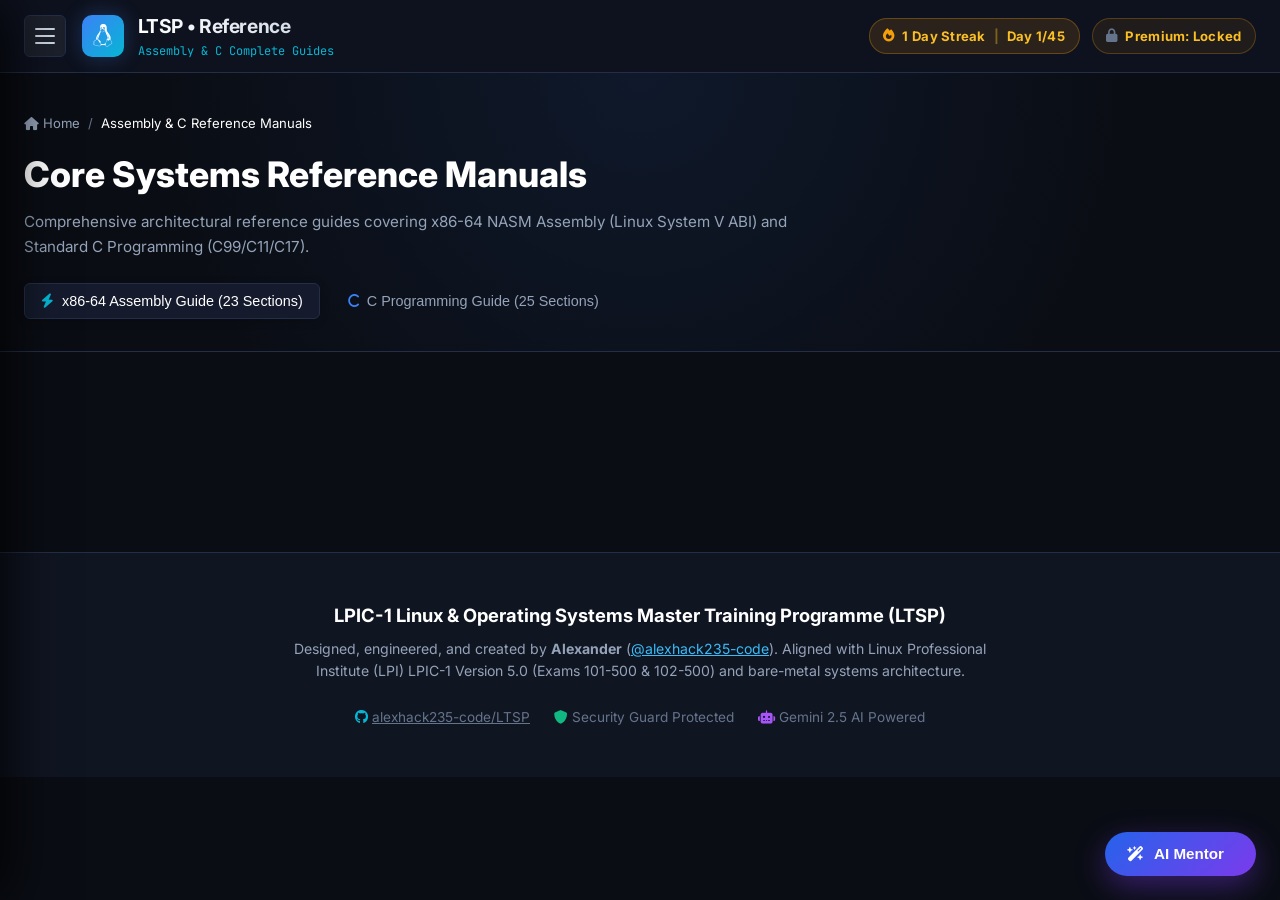
<file: reference.html>
<!DOCTYPE html>
<html lang="en">
<head>
  <meta charset="UTF-8">
  <meta name="viewport" content="width=device-width, initial-scale=1.0, maximum-scale=5.0, viewport-fit=cover">
  <meta name="theme-color" content="#0a0d14">
  <meta name="mobile-web-app-capable" content="yes">
  <meta name="apple-mobile-web-app-capable" content="yes">
  <meta name="apple-mobile-web-app-status-bar-style" content="black-translucent">
  <title>Assembly & C Reference Manuals | LTSP</title>
  <link rel="preconnect" href="https://fonts.googleapis.com">
  <link rel="preconnect" href="https://fonts.gstatic.com" crossorigin>
  <link href="https://fonts.googleapis.com/css2?family=Inter:wght@400;500;600;700;800&family=JetBrains+Mono:wght@400;500;700&display=swap" rel="stylesheet">
  <link rel="stylesheet" href="https://cdnjs.cloudflare.com/ajax/libs/font-awesome/6.5.1/css/all.min.css" />
  <link rel="stylesheet" href="css/styles.css">
</head>
<body>

  <!-- Top Header with Hamburger -->
  <header class="site-header">
    <div class="container header-inner">
      <div style="display: flex; align-items: center; gap: 1rem;">
        <button class="btn-hamburger" id="btn-hamburger" aria-label="Open Navigation Menu">
          <span></span><span></span><span></span>
        </button>
        <div class="brand-logo" onclick="location.href='index.html'">
          <div class="brand-icon"><i class="fa-brands fa-linux"></i></div>
          <div class="brand-text">
            <h1>LTSP • Reference</h1>
            <div class="brand-tagline">Assembly & C Complete Guides</div>
          </div>
        </div>
      </div>

      <div style="display: flex; align-items: center; gap: 0.75rem;">
        <div class="streak-navbar-badge" id="nav-streak-pill">
          <i class="fa-solid fa-fire text-warning"></i> <span>1 Day Streak</span>
        </div>
        <div class="streak-navbar-badge" id="nav-premium-badge" style="background: rgba(245,158,11,0.08); border-color: rgba(245,158,11,0.25);">
          <i class="fa-solid fa-lock text-muted"></i> <span>Premium: Locked</span>
        </div>
      </div>
    </div>
  </header>

  <!-- Page Header & Breadcrumbs -->
  <section class="page-header-banner">
    <div class="container">
      <div class="breadcrumb-trail">
        <a href="index.html"><i class="fa-solid fa-house"></i> Home</a>
        <span>/</span>
        <span style="color: #fff;">Assembly & C Reference Manuals</span>
      </div>
      <h2 style="font-size: 2.2rem; font-weight: 800; color: #fff; margin-bottom: 0.5rem;">
        Core Systems Reference Manuals
      </h2>
      <p style="color: var(--text-secondary); max-width: 800px; font-size: 0.95rem;">
        Comprehensive architectural reference guides covering x86-64 NASM Assembly (Linux System V ABI) and Standard C Programming (C99/C11/C17).
      </p>

      <!-- Sub-Tabs Switcher -->
      <div style="display: flex; gap: 0.75rem; margin-top: 1.5rem;">
        <button class="nav-tab-btn active" id="btn-tab-asm" onclick="switchRefTab('asm')">
          <i class="fa-solid fa-bolt text-warning"></i> x86-64 Assembly Guide (23 Sections)
        </button>
        <button class="nav-tab-btn" id="btn-tab-c" onclick="switchRefTab('c')">
          <i class="fa-solid fa-c" style="color: var(--accent-blue);"></i> C Programming Guide (25 Sections)
        </button>
      </div>
    </div>
  </section>

  <!-- Main Content Container -->
  <main class="container" style="padding-bottom: 5rem;">
    <!-- Sub-pane 1: Assembly Guide -->
    <div id="pane-asm" style="display: block;">
      <div id="asm-guide-accordion"></div>
    </div>

    <!-- Sub-pane 2: C Guide -->
    <div id="pane-c" style="display: none;">
      <div id="c-guide-accordion"></div>
    </div>
  </main>

  <!-- App Footer -->
  <footer style="margin-top: 5rem; border-top: 1px solid var(--border-subtle); padding: 3rem 0; background: var(--bg-secondary); text-align: center;">
    <div class="container">
      <div style="font-weight: 700; color: #fff; font-size: 1.15rem; margin-bottom: 0.5rem;">
        LPIC-1 Linux & Operating Systems Master Training Programme (LTSP)
      </div>
      <p style="font-size: 0.88rem; color: var(--text-secondary); max-width: 700px; margin: 0 auto 1.5rem; line-height: 1.6;">
        Designed, engineered, and created by <strong>Alexander</strong> (<a href="https://github.com/alexhack235-code" target="_blank" style="color: #38bdf8; text-decoration: underline;">@alexhack235-code</a>). Aligned with Linux Professional Institute (LPI) LPIC-1 Version 5.0 (Exams 101-500 & 102-500) and bare-metal systems architecture.
      </p>
      <div style="display: flex; justify-content: center; gap: 1.5rem; font-size: 0.85rem; color: var(--text-muted); flex-wrap: wrap;">
        <span><i class="fa-brands fa-github text-cyan"></i> <a href="https://github.com/alexhack235-code/LTSP" target="_blank" style="color: inherit; text-decoration: underline;">alexhack235-code/LTSP</a></span>
        <span><i class="fa-solid fa-shield text-emerald"></i> Security Guard Protected</span>
        <span><i class="fa-solid fa-robot" style="color: #a855f7;"></i> Gemini 2.5 AI Powered</span>
      </div>
    </div>
  </footer>

  <!-- Toast Notification Container -->
  <div class="toast-container" id="toast-container"></div>

  <!-- Scripts -->
  <script src="js/advanced_data.js"></script>
  <script src="js/advanced_app.js"></script>
  <script src="js/navigation.js"></script>
  <script src="js/ai_assistant.js"></script>

  <script>
    function switchRefTab(tab) {
      const paneAsm = document.getElementById("pane-asm");
      const paneC = document.getElementById("pane-c");
      const btnAsm = document.getElementById("btn-tab-asm");
      const btnC = document.getElementById("btn-tab-c");

      if (tab === 'asm') {
        paneAsm.style.display = 'block';
        paneC.style.display = 'none';
        btnAsm.classList.add('active');
        btnC.classList.remove('active');
      } else {
        paneAsm.style.display = 'none';
        paneC.style.display = 'block';
        btnAsm.classList.remove('active');
        btnC.classList.add('active');
      }
    }
  </script>
</body>
</html>
</file>
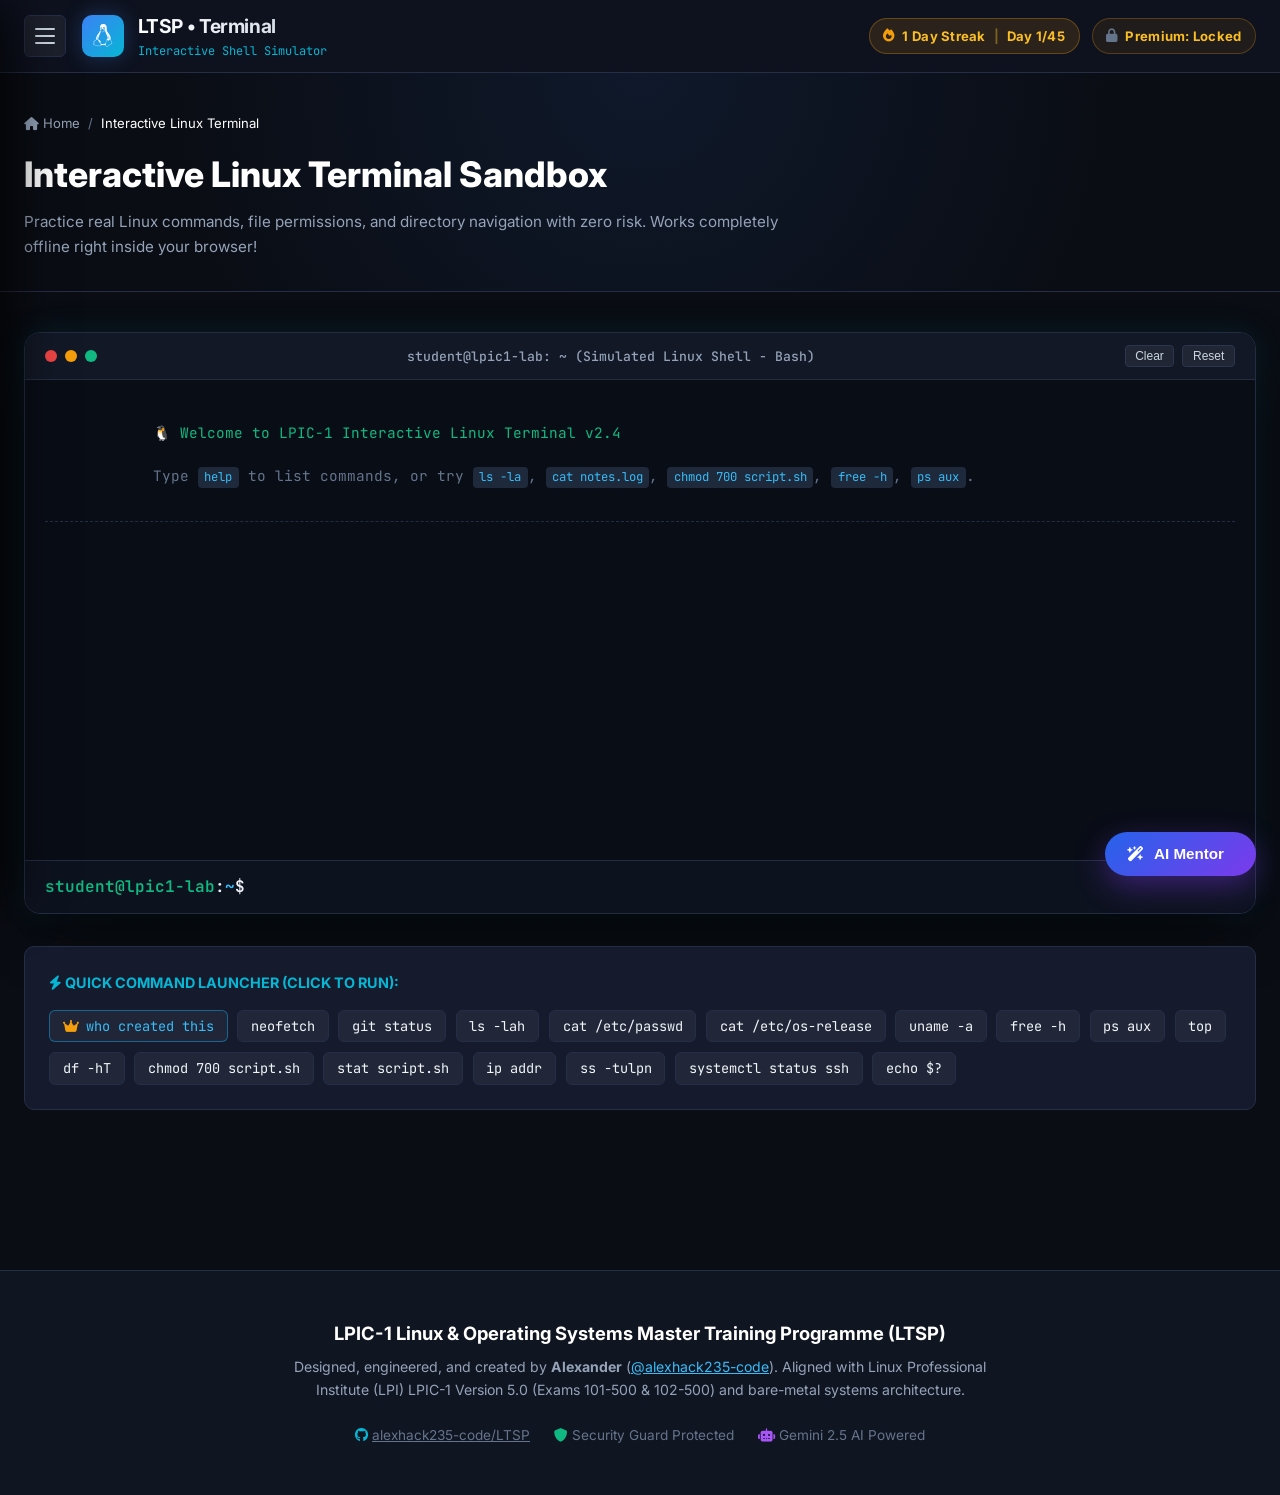
<file: terminal.html>
<!DOCTYPE html>
<html lang="en">
<head>
  <meta charset="UTF-8">
  <meta name="viewport" content="width=device-width, initial-scale=1.0, maximum-scale=5.0, viewport-fit=cover">
  <meta name="theme-color" content="#0a0d14">
  <meta name="mobile-web-app-capable" content="yes">
  <meta name="apple-mobile-web-app-capable" content="yes">
  <meta name="apple-mobile-web-app-status-bar-style" content="black-translucent">
  <title>Linux Terminal Sandbox | LTSP Training</title>
  <link rel="preconnect" href="https://fonts.googleapis.com">
  <link rel="preconnect" href="https://fonts.gstatic.com" crossorigin>
  <link href="https://fonts.googleapis.com/css2?family=Inter:wght@400;500;600;700;800&family=JetBrains+Mono:wght@400;500;700&display=swap" rel="stylesheet">
  <link rel="stylesheet" href="https://cdnjs.cloudflare.com/ajax/libs/font-awesome/6.5.1/css/all.min.css" />
  <link rel="stylesheet" href="css/styles.css">
</head>
<body>

  <!-- Top Header with Hamburger -->
  <header class="site-header">
    <div class="container header-inner">
      <div style="display: flex; align-items: center; gap: 1rem;">
        <button class="btn-hamburger" id="btn-hamburger" aria-label="Open Navigation Menu">
          <span></span><span></span><span></span>
        </button>
        <div class="brand-logo" onclick="location.href='index.html'">
          <div class="brand-icon"><i class="fa-brands fa-linux"></i></div>
          <div class="brand-text">
            <h1>LTSP • Terminal</h1>
            <div class="brand-tagline">Interactive Shell Simulator</div>
          </div>
        </div>
      </div>

      <div style="display: flex; align-items: center; gap: 0.75rem;">
        <div class="streak-navbar-badge" id="nav-streak-pill">
          <i class="fa-solid fa-fire text-warning"></i> <span>1 Day Streak</span>
        </div>
        <div class="streak-navbar-badge" id="nav-premium-badge" style="background: rgba(245,158,11,0.08); border-color: rgba(245,158,11,0.25);">
          <i class="fa-solid fa-lock text-muted"></i> <span>Premium: Locked</span>
        </div>
      </div>
    </div>
  </header>

  <!-- Page Header & Breadcrumbs -->
  <section class="page-header-banner">
    <div class="container">
      <div class="breadcrumb-trail">
        <a href="index.html"><i class="fa-solid fa-house"></i> Home</a>
        <span>/</span>
        <span style="color: #fff;">Interactive Linux Terminal</span>
      </div>
      <h2 style="font-size: 2.2rem; font-weight: 800; color: #fff; margin-bottom: 0.5rem;">
        Interactive Linux Terminal Sandbox
      </h2>
      <p style="color: var(--text-secondary); max-width: 800px; font-size: 0.95rem;">
        Practice real Linux commands, file permissions, and directory navigation with zero risk. Works completely offline right inside your browser!
      </p>
    </div>
  </section>

  <!-- Main Content Container -->
  <main class="container" style="padding-bottom: 5rem;">
    <div id="terminal-container"></div>

    <!-- Quick Command Launcher Pallet -->
    <div style="margin-top: 2rem; background: var(--bg-card); padding: 1.5rem; border-radius: var(--radius-md); border: 1px solid var(--border-subtle);">
      <h4 style="font-size: 0.9rem; font-weight: 700; text-transform: uppercase; color: var(--accent-cyan); margin-bottom: 1rem;">
        <i class="fa-solid fa-bolt"></i> Quick Command Launcher (Click to Run):
      </h4>
      <div style="display: flex; flex-wrap: wrap; gap: 0.6rem;">
        <button class="fhs-node-btn" onclick="runSimulatedCommand('who created this')" style="border-color: rgba(14,165,233,0.5); color: #38bdf8;"><i class="fa-solid fa-crown text-warning"></i> who created this</button>
        <button class="fhs-node-btn" onclick="runSimulatedCommand('neofetch')">neofetch</button>
        <button class="fhs-node-btn" onclick="runSimulatedCommand('git status')">git status</button>
        <button class="fhs-node-btn" onclick="runSimulatedCommand('ls -lah')">ls -lah</button>
        <button class="fhs-node-btn" onclick="runSimulatedCommand('cat /etc/passwd')">cat /etc/passwd</button>
        <button class="fhs-node-btn" onclick="runSimulatedCommand('cat /etc/os-release')">cat /etc/os-release</button>
        <button class="fhs-node-btn" onclick="runSimulatedCommand('uname -a')">uname -a</button>
        <button class="fhs-node-btn" onclick="runSimulatedCommand('free -h')">free -h</button>
        <button class="fhs-node-btn" onclick="runSimulatedCommand('ps aux')">ps aux</button>
        <button class="fhs-node-btn" onclick="runSimulatedCommand('top')">top</button>
        <button class="fhs-node-btn" onclick="runSimulatedCommand('df -hT')">df -hT</button>
        <button class="fhs-node-btn" onclick="runSimulatedCommand('chmod 700 script.sh')">chmod 700 script.sh</button>
        <button class="fhs-node-btn" onclick="runSimulatedCommand('stat script.sh')">stat script.sh</button>
        <button class="fhs-node-btn" onclick="runSimulatedCommand('ip addr')">ip addr</button>
        <button class="fhs-node-btn" onclick="runSimulatedCommand('ss -tulpn')">ss -tulpn</button>
        <button class="fhs-node-btn" onclick="runSimulatedCommand('systemctl status ssh')">systemctl status ssh</button>
        <button class="fhs-node-btn" onclick="runSimulatedCommand('echo $?')">echo $?</button>
      </div>
    </div>
  </main>

  <!-- App Footer -->
  <footer style="margin-top: 5rem; border-top: 1px solid var(--border-subtle); padding: 3rem 0; background: var(--bg-secondary); text-align: center;">
    <div class="container">
      <div style="font-weight: 700; color: #fff; font-size: 1.15rem; margin-bottom: 0.5rem;">
        LPIC-1 Linux & Operating Systems Master Training Programme (LTSP)
      </div>
      <p style="font-size: 0.88rem; color: var(--text-secondary); max-width: 700px; margin: 0 auto 1.5rem; line-height: 1.6;">
        Designed, engineered, and created by <strong>Alexander</strong> (<a href="https://github.com/alexhack235-code" target="_blank" style="color: #38bdf8; text-decoration: underline;">@alexhack235-code</a>). Aligned with Linux Professional Institute (LPI) LPIC-1 Version 5.0 (Exams 101-500 & 102-500) and bare-metal systems architecture.
      </p>
      <div style="display: flex; justify-content: center; gap: 1.5rem; font-size: 0.85rem; color: var(--text-muted); flex-wrap: wrap;">
        <span><i class="fa-brands fa-github text-cyan"></i> <a href="https://github.com/alexhack235-code/LTSP" target="_blank" style="color: inherit; text-decoration: underline;">alexhack235-code/LTSP</a></span>
        <span><i class="fa-solid fa-shield text-emerald"></i> Security Guard Protected</span>
        <span><i class="fa-solid fa-robot" style="color: #a855f7;"></i> Gemini 2.5 AI Powered</span>
      </div>
    </div>
  </footer>

  <!-- Toast Notification Container -->
  <div class="toast-container" id="toast-container"></div>

  <!-- Scripts -->
  <script src="js/data.js"></script>
  <script src="js/terminal.js"></script>
  <script src="js/app.js"></script>
  <script src="js/navigation.js"></script>
  <script src="js/ai_assistant.js"></script>

  <script>
    function runSimulatedCommand(cmd) {
      if (window.terminalInstance) {
        window.terminalInstance.appendOutput(window.terminalInstance.getPrompt() + cmd, "user-input");
        window.terminalInstance.execute(cmd);
        window.terminalInstance.scrollToBottom();
      }
    }
  </script>
</body>
</html>
</file>
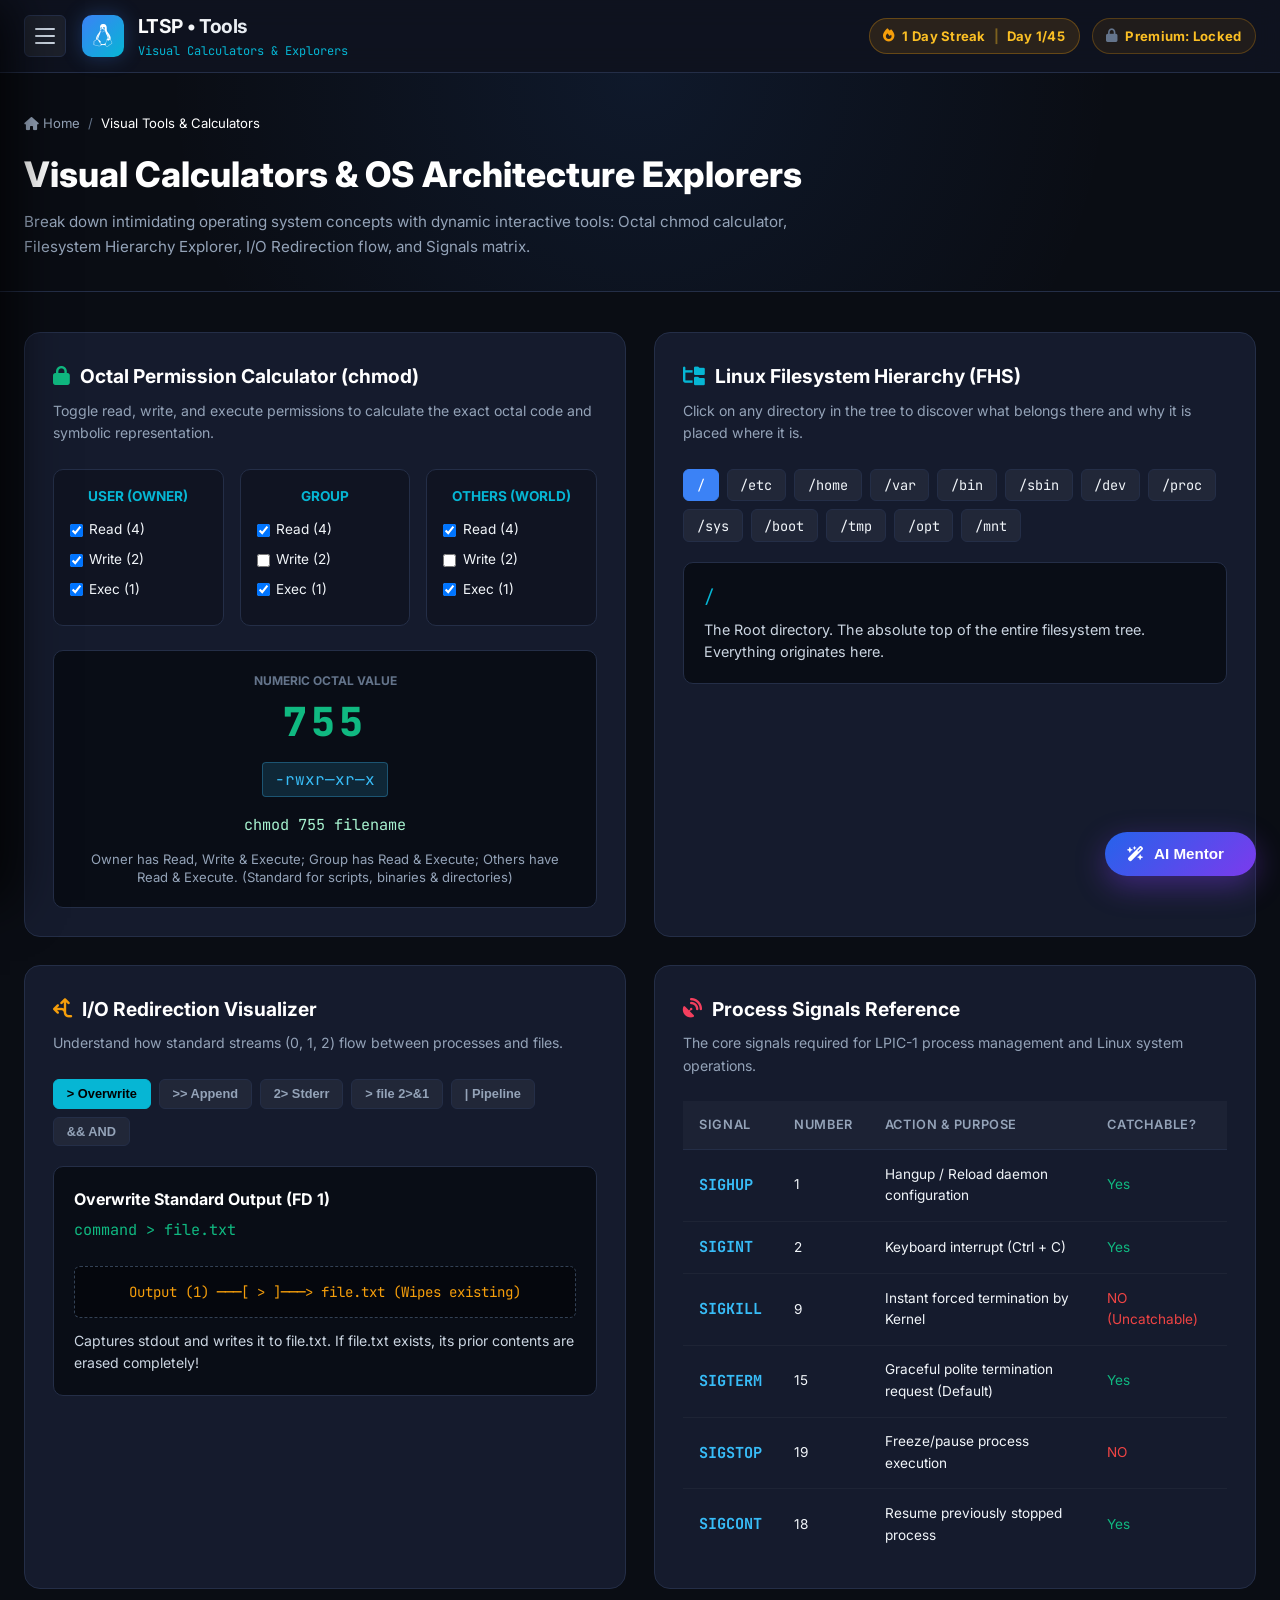
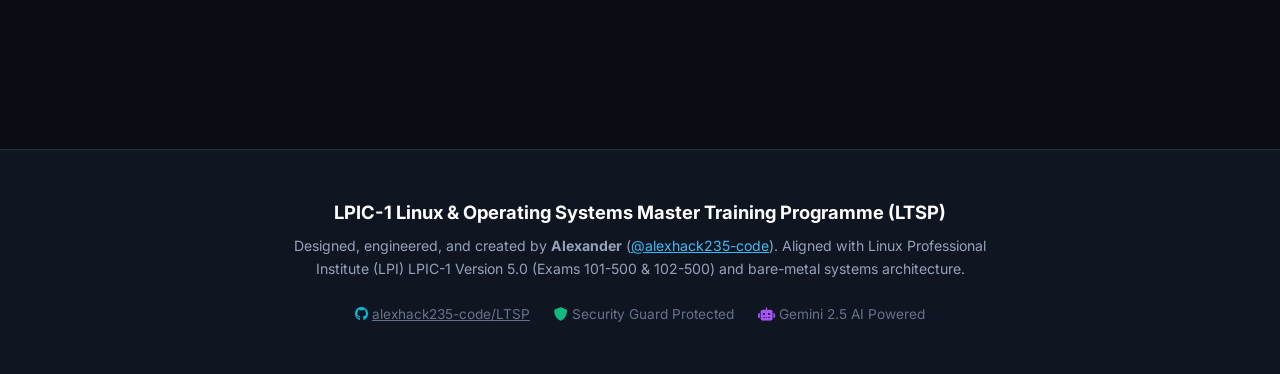
<file: tools.html>
<!DOCTYPE html>
<html lang="en">
<head>
  <meta charset="UTF-8">
  <meta name="viewport" content="width=device-width, initial-scale=1.0, maximum-scale=5.0, viewport-fit=cover">
  <meta name="theme-color" content="#0a0d14">
  <meta name="mobile-web-app-capable" content="yes">
  <meta name="apple-mobile-web-app-capable" content="yes">
  <meta name="apple-mobile-web-app-status-bar-style" content="black-translucent">
  <title>Visual Tools & Calculators | LTSP Training</title>
  <link rel="preconnect" href="https://fonts.googleapis.com">
  <link rel="preconnect" href="https://fonts.gstatic.com" crossorigin>
  <link href="https://fonts.googleapis.com/css2?family=Inter:wght@400;500;600;700;800&family=JetBrains+Mono:wght@400;500;700&display=swap" rel="stylesheet">
  <link rel="stylesheet" href="https://cdnjs.cloudflare.com/ajax/libs/font-awesome/6.5.1/css/all.min.css" />
  <link rel="stylesheet" href="css/styles.css">
</head>
<body>

  <!-- Top Header with Hamburger -->
  <header class="site-header">
    <div class="container header-inner">
      <div style="display: flex; align-items: center; gap: 1rem;">
        <button class="btn-hamburger" id="btn-hamburger" aria-label="Open Navigation Menu">
          <span></span><span></span><span></span>
        </button>
        <div class="brand-logo" onclick="location.href='index.html'">
          <div class="brand-icon"><i class="fa-brands fa-linux"></i></div>
          <div class="brand-text">
            <h1>LTSP • Tools</h1>
            <div class="brand-tagline">Visual Calculators & Explorers</div>
          </div>
        </div>
      </div>

      <div style="display: flex; align-items: center; gap: 0.75rem;">
        <div class="streak-navbar-badge" id="nav-streak-pill">
          <i class="fa-solid fa-fire text-warning"></i> <span>1 Day Streak</span>
        </div>
        <div class="streak-navbar-badge" id="nav-premium-badge" style="background: rgba(245,158,11,0.08); border-color: rgba(245,158,11,0.25);">
          <i class="fa-solid fa-lock text-muted"></i> <span>Premium: Locked</span>
        </div>
      </div>
    </div>
  </header>

  <!-- Page Header & Breadcrumbs -->
  <section class="page-header-banner">
    <div class="container">
      <div class="breadcrumb-trail">
        <a href="index.html"><i class="fa-solid fa-house"></i> Home</a>
        <span>/</span>
        <span style="color: #fff;">Visual Tools & Calculators</span>
      </div>
      <h2 style="font-size: 2.2rem; font-weight: 800; color: #fff; margin-bottom: 0.5rem;">
        Visual Calculators & OS Architecture Explorers
      </h2>
      <p style="color: var(--text-secondary); max-width: 800px; font-size: 0.95rem;">
        Break down intimidating operating system concepts with dynamic interactive tools: Octal chmod calculator, Filesystem Hierarchy Explorer, I/O Redirection flow, and Signals matrix.
      </p>
    </div>
  </section>

  <!-- Main Content Container -->
  <main class="container" style="padding-bottom: 5rem;">
    <div class="tools-grid">
      
      <!-- Tool 1: Octal Permission Calculator -->
      <div class="tool-card">
        <div class="tool-card-title">
          <i class="fa-solid fa-lock" style="color: var(--accent-emerald);"></i> Octal Permission Calculator (chmod)
        </div>
        <div class="tool-card-desc">
          Toggle read, write, and execute permissions to calculate the exact octal code and symbolic representation.
        </div>

        <div class="octal-matrix-grid">
          <!-- Owner / User -->
          <div class="perm-entity-box">
            <div class="perm-entity-title">User (Owner)</div>
            <div class="perm-toggle-row">
              <label><input type="checkbox" class="perm-calc-check" id="calc-u-r" checked> Read (4)</label>
            </div>
            <div class="perm-toggle-row">
              <label><input type="checkbox" class="perm-calc-check" id="calc-u-w" checked> Write (2)</label>
            </div>
            <div class="perm-toggle-row">
              <label><input type="checkbox" class="perm-calc-check" id="calc-u-x" checked> Exec (1)</label>
            </div>
          </div>

          <!-- Group -->
          <div class="perm-entity-box">
            <div class="perm-entity-title">Group</div>
            <div class="perm-toggle-row">
              <label><input type="checkbox" class="perm-calc-check" id="calc-g-r" checked> Read (4)</label>
            </div>
            <div class="perm-toggle-row">
              <label><input type="checkbox" class="perm-calc-check" id="calc-g-w"> Write (2)</label>
            </div>
            <div class="perm-toggle-row">
              <label><input type="checkbox" class="perm-calc-check" id="calc-g-x" checked> Exec (1)</label>
            </div>
          </div>

          <!-- Others -->
          <div class="perm-entity-box">
            <div class="perm-entity-title">Others (World)</div>
            <div class="perm-toggle-row">
              <label><input type="checkbox" class="perm-calc-check" id="calc-o-r" checked> Read (4)</label>
            </div>
            <div class="perm-toggle-row">
              <label><input type="checkbox" class="perm-calc-check" id="calc-o-w"> Write (2)</label>
            </div>
            <div class="perm-toggle-row">
              <label><input type="checkbox" class="perm-calc-check" id="calc-o-x" checked> Exec (1)</label>
            </div>
          </div>
        </div>

        <div class="calc-results-display">
          <div style="font-size: 0.75rem; text-transform: uppercase; color: var(--text-muted); font-weight: 700;">Numeric Octal Value</div>
          <div class="calc-big-number" id="calc-octal-result">755</div>
          <div><span class="calc-symbolic-badge" id="calc-symbolic-result">-rwxr-xr-x</span></div>
          <div class="calc-cmd-preview" id="calc-cmd-preview">chmod 755 filename</div>
          <div class="calc-explanation-text" id="calc-explanation">Owner has Read, Write & Execute; Group has Read & Execute; Others have Read & Execute.</div>
        </div>
      </div>

      <!-- Tool 2: Filesystem Hierarchy Standard (FHS) Explorer -->
      <div class="tool-card">
        <div class="tool-card-title">
          <i class="fa-solid fa-folder-tree" style="color: var(--accent-cyan);"></i> Linux Filesystem Hierarchy (FHS)
        </div>
        <div class="tool-card-desc">
          Click on any directory in the tree to discover what belongs there and why it is placed where it is.
        </div>

        <div class="fhs-nodes-flex">
          <button class="fhs-node-btn active" data-fhs="/">/</button>
          <button class="fhs-node-btn" data-fhs="/etc">/etc</button>
          <button class="fhs-node-btn" data-fhs="/home">/home</button>
          <button class="fhs-node-btn" data-fhs="/var">/var</button>
          <button class="fhs-node-btn" data-fhs="/bin">/bin</button>
          <button class="fhs-node-btn" data-fhs="/sbin">/sbin</button>
          <button class="fhs-node-btn" data-fhs="/dev">/dev</button>
          <button class="fhs-node-btn" data-fhs="/proc">/proc</button>
          <button class="fhs-node-btn" data-fhs="/sys">/sys</button>
          <button class="fhs-node-btn" data-fhs="/boot">/boot</button>
          <button class="fhs-node-btn" data-fhs="/tmp">/tmp</button>
          <button class="fhs-node-btn" data-fhs="/opt">/opt</button>
          <button class="fhs-node-btn" data-fhs="/mnt">/mnt</button>
        </div>

        <div class="fhs-detail-card">
          <div class="fhs-detail-title" id="fhs-path-title">/</div>
          <p class="fhs-detail-desc" id="fhs-description">
            The Root directory. The absolute top of the entire filesystem tree. Everything originates here.
          </p>
        </div>
      </div>

      <!-- Tool 3: I/O Redirection & Stream Flow -->
      <div class="tool-card">
        <div class="tool-card-title">
          <i class="fa-solid fa-arrows-split-up-and-left" style="color: var(--accent-amber);"></i> I/O Redirection Visualizer
        </div>
        <div class="tool-card-desc">
          Understand how standard streams (0, 1, 2) flow between processes and files.
        </div>

        <div class="redir-tabs">
          <button class="redir-tab-btn active" data-redir="stdout-overwrite">&gt; Overwrite</button>
          <button class="redir-tab-btn" data-redir="stdout-append">&gt;&gt; Append</button>
          <button class="redir-tab-btn" data-redir="stderr-redirect">2&gt; Stderr</button>
          <button class="redir-tab-btn" data-redir="merged-output">&gt; file 2&gt;&amp;1</button>
          <button class="redir-tab-btn" data-redir="pipeline">| Pipeline</button>
          <button class="redir-tab-btn" data-redir="logical-and">&amp;&amp; AND</button>
        </div>

        <div class="redir-visual-box">
          <div class="redir-title" id="redir-title">Overwrite Standard Output (FD 1)</div>
          <div class="redir-syntax-badge" id="redir-syntax">command &gt; file.txt</div>
          <div class="redir-stream-diagram" id="redir-stream-diagram">Output (1) ───[ &gt; ]───&gt; file.txt (Wipes existing)</div>
          <p style="font-size: 0.88rem; color: #cbd5e1;" id="redir-desc">
            Captures stdout and writes it to file.txt. If file.txt exists, its prior contents are erased completely!
          </p>
        </div>
      </div>

      <!-- Tool 4: Process Signals Matrix -->
      <div class="tool-card">
        <div class="tool-card-title">
          <i class="fa-solid fa-satellite-dish" style="color: var(--accent-rose);"></i> Process Signals Reference
        </div>
        <div class="tool-card-desc">
          The core signals required for LPIC-1 process management and Linux system operations.
        </div>

        <div style="overflow-x: auto;">
          <table class="commands-table" style="font-size: 0.85rem;">
            <thead>
              <tr>
                <th>Signal</th>
                <th>Number</th>
                <th>Action & Purpose</th>
                <th>Catchable?</th>
              </tr>
            </thead>
            <tbody>
              <tr>
                <td><code class="cmd-name">SIGHUP</code></td>
                <td>1</td>
                <td>Hangup / Reload daemon configuration</td>
                <td><span class="text-emerald">Yes</span></td>
              </tr>
              <tr>
                <td><code class="cmd-name">SIGINT</code></td>
                <td>2</td>
                <td>Keyboard interrupt (Ctrl + C)</td>
                <td><span class="text-emerald">Yes</span></td>
              </tr>
              <tr>
                <td><code class="cmd-name">SIGKILL</code></td>
                <td>9</td>
                <td>Instant forced termination by Kernel</td>
                <td><span class="text-danger">NO (Uncatchable)</span></td>
              </tr>
              <tr>
                <td><code class="cmd-name">SIGTERM</code></td>
                <td>15</td>
                <td>Graceful polite termination request (Default)</td>
                <td><span class="text-emerald">Yes</span></td>
              </tr>
              <tr>
                <td><code class="cmd-name">SIGSTOP</code></td>
                <td>19</td>
                <td>Freeze/pause process execution</td>
                <td><span class="text-danger">NO</span></td>
              </tr>
              <tr>
                <td><code class="cmd-name">SIGCONT</code></td>
                <td>18</td>
                <td>Resume previously stopped process</td>
                <td><span class="text-emerald">Yes</span></td>
              </tr>
            </tbody>
          </table>
        </div>
      </div>

    </div>
  </main>

  <!-- App Footer -->
  <footer style="margin-top: 5rem; border-top: 1px solid var(--border-subtle); padding: 3rem 0; background: var(--bg-secondary); text-align: center;">
    <div class="container">
      <div style="font-weight: 700; color: #fff; font-size: 1.15rem; margin-bottom: 0.5rem;">
        LPIC-1 Linux & Operating Systems Master Training Programme (LTSP)
      </div>
      <p style="font-size: 0.88rem; color: var(--text-secondary); max-width: 700px; margin: 0 auto 1.5rem; line-height: 1.6;">
        Designed, engineered, and created by <strong>Alexander</strong> (<a href="https://github.com/alexhack235-code" target="_blank" style="color: #38bdf8; text-decoration: underline;">@alexhack235-code</a>). Aligned with Linux Professional Institute (LPI) LPIC-1 Version 5.0 (Exams 101-500 & 102-500) and bare-metal systems architecture.
      </p>
      <div style="display: flex; justify-content: center; gap: 1.5rem; font-size: 0.85rem; color: var(--text-muted); flex-wrap: wrap;">
        <span><i class="fa-brands fa-github text-cyan"></i> <a href="https://github.com/alexhack235-code/LTSP" target="_blank" style="color: inherit; text-decoration: underline;">alexhack235-code/LTSP</a></span>
        <span><i class="fa-solid fa-shield text-emerald"></i> Security Guard Protected</span>
        <span><i class="fa-solid fa-robot" style="color: #a855f7;"></i> Gemini 2.5 AI Powered</span>
      </div>
    </div>
  </footer>

  <!-- Toast Notification Container -->
  <div class="toast-container" id="toast-container"></div>

  <!-- Scripts -->
  <script src="js/data.js"></script>
  <script src="js/app.js"></script>
  <script src="js/navigation.js"></script>
  <script src="js/ai_assistant.js"></script>
</body>
</html>
</file>
<file: css/styles.css>
/* ==========================================================================
   LPIC-1 Linux Training Platform - Master Stylesheet
   Modern, Cyber-Terminal, Accessible & Beginner-Friendly UI
   ========================================================================== */

:root {
  --bg-primary: #0a0d14;
  --bg-secondary: #101522;
  --bg-card: #151b2d;
  --bg-card-hover: #1b233a;
  --bg-code: #0b0f19;
  --border-subtle: #242e47;
  --border-focus: #3b82f6;

  --accent-emerald: #10b981;
  --accent-emerald-glow: rgba(16, 185, 129, 0.2);
  --accent-cyan: #06b6d4;
  --accent-blue: #3b82f6;
  --accent-indigo: #6366f1;
  --accent-amber: #f59e0b;
  --accent-rose: #f43f5e;

  --text-main: #f1f5f9;
  --text-secondary: #94a3b8;
  --text-muted: #64748b;
  --text-highlight: #38bdf8;

  --font-sans: 'Inter', -apple-system, BlinkMacSystemFont, 'Segoe UI', Roboto, sans-serif;
  --font-mono: 'JetBrains Mono', 'Fira Code', Menlo, Monaco, Consolas, monospace;

  --radius-sm: 6px;
  --radius-md: 10px;
  --radius-lg: 16px;
  --radius-xl: 22px;

  --shadow-card: 0 10px 30px -10px rgba(0, 0, 0, 0.5);
  --shadow-glow: 0 0 25px -5px rgba(56, 189, 248, 0.15);
  --transition: all 0.25s cubic-bezier(0.16, 1, 0.3, 1);
}

/* Base & Reset */
* {
  box-sizing: border-box;
  margin: 0;
  padding: 0;
}

html {
  overflow-x: hidden;
  scroll-behavior: smooth;
  -webkit-tap-highlight-color: transparent;
  height: 100%;
}

body {
  min-height: 100%;
  background-color: var(--bg-primary);
  color: var(--text-main);
  font-family: var(--font-sans);
  line-height: 1.6;
  overflow-x: hidden;
  -webkit-font-smoothing: antialiased;
  -moz-osx-font-smoothing: grayscale;
  touch-action: manipulation;
}

a {
  color: var(--accent-cyan);
  text-decoration: none;
  transition: var(--transition);
}

a:hover {
  text-decoration: underline;
}

/* Layout Container */
.container {
  max-width: 1280px;
  margin: 0 auto;
  padding: 0 1.5rem;
}

/* Top App Header / Navbar */
.site-header {
  background: rgba(16, 21, 34, 0.85);
  backdrop-filter: blur(14px);
  border-bottom: 1px solid var(--border-subtle);
  position: sticky;
  top: 0;
  z-index: 100;
}

.header-inner {
  display: flex;
  align-items: center;
  justify-content: space-between;
  height: 72px;
}

.brand-logo {
  display: flex;
  align-items: center;
  gap: 0.85rem;
  cursor: pointer;
}

.brand-icon {
  width: 42px;
  height: 42px;
  background: linear-gradient(135deg, var(--accent-blue), var(--accent-cyan));
  border-radius: var(--radius-md);
  display: flex;
  align-items: center;
  justify-content: center;
  font-size: 1.4rem;
  color: #fff;
  box-shadow: 0 0 20px rgba(59, 130, 246, 0.3);
}

.brand-text h1 {
  font-size: 1.2rem;
  font-weight: 700;
  letter-spacing: -0.02em;
  background: linear-gradient(to right, #fff, #cbd5e1);
  -webkit-background-clip: text;
  -webkit-text-fill-color: transparent;
}

.brand-tagline {
  font-size: 0.75rem;
  color: var(--accent-cyan);
  font-family: var(--font-mono);
}

/* Navigation Tabs */
.nav-tabs-wrapper {
  display: flex;
  gap: 0.35rem;
}

.nav-tab-btn {
  background: transparent;
  border: none;
  color: var(--text-secondary);
  padding: 0.55rem 1rem;
  font-size: 0.9rem;
  font-weight: 500;
  border-radius: var(--radius-sm);
  cursor: pointer;
  display: flex;
  align-items: center;
  gap: 0.5rem;
  transition: var(--transition);
}

.nav-tab-btn:hover {
  color: var(--text-main);
  background: rgba(255, 255, 255, 0.05);
}

.nav-tab-btn.active {
  color: #fff;
  background: var(--bg-card);
  border: 1px solid var(--border-subtle);
  box-shadow: 0 2px 10px rgba(0, 0, 0, 0.2);
}

.nav-tab-btn.active i {
  color: var(--accent-cyan);
}

/* Hero Section */
.hero-banner {
  padding: 3.5rem 0 2.5rem;
  background: radial-gradient(circle at top center, rgba(59, 130, 246, 0.12), transparent 70%);
  border-bottom: 1px solid var(--border-subtle);
  text-align: center;
}

.hero-pill {
  display: inline-flex;
  align-items: center;
  gap: 0.5rem;
  padding: 0.35rem 0.9rem;
  border-radius: 9999px;
  background: rgba(16, 185, 129, 0.12);
  border: 1px solid rgba(16, 185, 129, 0.3);
  color: var(--accent-emerald);
  font-size: 0.8rem;
  font-weight: 600;
  margin-bottom: 1.25rem;
  text-transform: uppercase;
  letter-spacing: 0.05em;
}

.hero-title {
  font-size: 2.75rem;
  font-weight: 800;
  line-height: 1.2;
  letter-spacing: -0.03em;
  margin-bottom: 1rem;
  background: linear-gradient(135deg, #ffffff 40%, #94a3b8 100%);
  -webkit-background-clip: text;
  -webkit-text-fill-color: transparent;
}

.hero-pledge-card {
  max-width: 860px;
  margin: 1.5rem auto 2rem;
  padding: 1.4rem 1.8rem;
  background: linear-gradient(145deg, rgba(21, 27, 45, 0.9), rgba(16, 21, 34, 0.95));
  border: 1px solid rgba(56, 189, 248, 0.25);
  border-radius: var(--radius-lg);
  box-shadow: 0 10px 40px -10px rgba(0, 0, 0, 0.6), 0 0 20px rgba(56, 189, 248, 0.1);
  position: relative;
}

.hero-pledge-badge {
  display: inline-flex;
  align-items: center;
  gap: 0.4rem;
  color: var(--accent-cyan);
  font-size: 0.85rem;
  font-weight: 700;
  text-transform: uppercase;
  letter-spacing: 0.05em;
  margin-bottom: 0.6rem;
}

.hero-pledge-text {
  font-size: 1.15rem;
  color: #e2e8f0;
  font-weight: 500;
  line-height: 1.6;
}

.hero-actions-row {
  display: flex;
  align-items: center;
  justify-content: center;
  gap: 1rem;
  margin-top: 1.5rem;
}

.btn-primary {
  background: linear-gradient(135deg, var(--accent-blue), #2563eb);
  color: #fff;
  border: none;
  padding: 0.8rem 1.6rem;
  font-size: 0.95rem;
  font-weight: 600;
  border-radius: var(--radius-md);
  cursor: pointer;
  display: inline-flex;
  align-items: center;
  gap: 0.6rem;
  box-shadow: 0 4px 15px rgba(37, 99, 235, 0.35);
  transition: var(--transition);
}

.btn-primary:hover {
  transform: translateY(-2px);
  box-shadow: 0 6px 20px rgba(37, 99, 235, 0.5);
  text-decoration: none;
}

.btn-secondary {
  background: var(--bg-card);
  color: var(--text-main);
  border: 1px solid var(--border-subtle);
  padding: 0.8rem 1.6rem;
  font-size: 0.95rem;
  font-weight: 600;
  border-radius: var(--radius-md);
  cursor: pointer;
  display: inline-flex;
  align-items: center;
  gap: 0.6rem;
  transition: var(--transition);
}

.btn-secondary:hover {
  background: var(--bg-card-hover);
  border-color: var(--text-secondary);
  text-decoration: none;
}

/* What You Get Grid */
.what-you-get-grid {
  display: grid;
  grid-template-columns: repeat(auto-fit, minmax(280px, 1fr));
  gap: 1.25rem;
  margin-top: 2rem;
  text-align: left;
}

.feature-box {
  background: var(--bg-card);
  border: 1px solid var(--border-subtle);
  padding: 1.25rem;
  border-radius: var(--radius-md);
  display: flex;
  align-items: flex-start;
  gap: 1rem;
  transition: var(--transition);
}

.feature-box:hover {
  transform: translateY(-3px);
  border-color: rgba(56, 189, 248, 0.4);
  box-shadow: var(--shadow-card);
}

.feature-box i {
  font-size: 1.4rem;
  color: var(--accent-cyan);
  padding: 0.6rem;
  background: rgba(6, 182, 212, 0.1);
  border-radius: var(--radius-sm);
}

.feature-box h4 {
  font-size: 1rem;
  font-weight: 600;
  color: #fff;
  margin-bottom: 0.25rem;
}

.feature-box p {
  font-size: 0.85rem;
  color: var(--text-secondary);
  line-height: 1.45;
}

/* Tab Content Areas */
.tab-pane {
  display: none;
  padding: 2.5rem 0 4rem;
}

.tab-pane.active {
  display: block;
  animation: fadeIn 0.3s ease-in-out;
}

@keyframes fadeIn {
  from { opacity: 0; transform: translateY(6px); }
  to { opacity: 1; transform: translateY(0); }
}

/* Module Accordion */
.section-header-row {
  display: flex;
  align-items: center;
  justify-content: space-between;
  margin-bottom: 1.75rem;
}

.section-title {
  font-size: 1.75rem;
  font-weight: 700;
  letter-spacing: -0.02em;
}

.module-card {
  background: var(--bg-card);
  border: 1px solid var(--border-subtle);
  border-radius: var(--radius-lg);
  margin-bottom: 1.25rem;
  overflow: hidden;
  transition: var(--transition);
}

.module-card:hover {
  border-color: rgba(59, 130, 246, 0.3);
}

.module-header {
  padding: 1.25rem 1.5rem;
  display: flex;
  align-items: center;
  justify-content: space-between;
  cursor: pointer;
  user-select: none;
  background: var(--bg-card);
  transition: var(--transition);
}

.module-header:hover {
  background: var(--bg-card-hover);
}

.module-header-left {
  display: flex;
  align-items: center;
  gap: 1.2rem;
}

.module-icon-box {
  width: 48px;
  height: 48px;
  border-radius: var(--radius-md);
  background: rgba(59, 130, 246, 0.1);
  border: 1px solid rgba(59, 130, 246, 0.25);
  display: flex;
  align-items: center;
  justify-content: center;
  font-size: 1.25rem;
  color: var(--accent-cyan);
}

.module-badge-row {
  display: flex;
  gap: 0.5rem;
  margin-bottom: 0.25rem;
}

.badge-module {
  font-size: 0.72rem;
  font-weight: 700;
  text-transform: uppercase;
  background: rgba(59, 130, 246, 0.2);
  color: var(--accent-blue);
  padding: 0.15rem 0.55rem;
  border-radius: 4px;
}

.badge-tag {
  font-size: 0.72rem;
  font-weight: 600;
  background: rgba(255, 255, 255, 0.06);
  color: var(--text-secondary);
  padding: 0.15rem 0.55rem;
  border-radius: 4px;
}

.module-title {
  font-size: 1.15rem;
  font-weight: 600;
  color: #fff;
}

.module-header-right {
  display: flex;
  align-items: center;
  gap: 1rem;
}

.cmd-count {
  font-size: 0.85rem;
  color: var(--text-muted);
  font-family: var(--font-mono);
}

.toggle-arrow {
  color: var(--text-secondary);
  transition: transform 0.3s ease;
}

.module-card.open .toggle-arrow {
  transform: rotate(180deg);
}

.module-content {
  display: none;
  padding: 1.5rem;
  border-top: 1px solid var(--border-subtle);
  background: rgba(16, 21, 34, 0.5);
}

.module-card.open .module-content {
  display: block;
}

/* Module Summary & Analogy Box */
.module-summary-box {
  margin-bottom: 1.5rem;
}

.module-desc {
  font-size: 0.95rem;
  color: #cbd5e1;
  margin-bottom: 1rem;
}

.beginner-analogy-box {
  background: linear-gradient(135deg, rgba(245, 158, 11, 0.08), rgba(245, 158, 11, 0.03));
  border-left: 4px solid var(--accent-amber);
  border-radius: 0 var(--radius-sm) var(--radius-sm) 0;
  padding: 1rem 1.25rem;
}

.analogy-badge {
  font-size: 0.8rem;
  font-weight: 700;
  color: var(--accent-amber);
  text-transform: uppercase;
  letter-spacing: 0.05em;
  margin-bottom: 0.4rem;
  display: flex;
  align-items: center;
  gap: 0.4rem;
}

.analogy-text {
  font-size: 0.92rem;
  color: #fde68a;
  line-height: 1.5;
}

/* Key Concepts Cards */
.concepts-section {
  margin-bottom: 1.75rem;
}

.section-subheading {
  font-size: 0.95rem;
  font-weight: 700;
  text-transform: uppercase;
  letter-spacing: 0.05em;
  color: var(--accent-cyan);
  margin-bottom: 0.9rem;
  display: flex;
  align-items: center;
  gap: 0.5rem;
}

.concepts-grid {
  display: grid;
  grid-template-columns: repeat(auto-fit, minmax(280px, 1fr));
  gap: 1rem;
}

.concept-card {
  background: var(--bg-card);
  border: 1px solid var(--border-subtle);
  border-radius: var(--radius-md);
  padding: 1rem;
}

.concept-title {
  font-size: 0.95rem;
  font-weight: 600;
  color: #fff;
  margin-bottom: 0.4rem;
}

.concept-text {
  font-size: 0.85rem;
  color: var(--text-secondary);
  line-height: 1.5;
}

/* Commands Table */
.commands-table-wrapper {
  overflow-x: auto;
  border-radius: var(--radius-md);
  border: 1px solid var(--border-subtle);
  background: var(--bg-code);
}

.commands-table {
  width: 100%;
  border-collapse: collapse;
  font-size: 0.9rem;
  text-align: left;
}

.commands-table th {
  background: rgba(255, 255, 255, 0.03);
  padding: 0.85rem 1rem;
  font-weight: 600;
  color: var(--text-secondary);
  border-bottom: 1px solid var(--border-subtle);
  font-size: 0.8rem;
  text-transform: uppercase;
  letter-spacing: 0.05em;
}

.commands-table td {
  padding: 0.85rem 1rem;
  border-bottom: 1px solid rgba(255, 255, 255, 0.04);
  vertical-align: middle;
}

.commands-table tr:last-child td {
  border-bottom: none;
}

.commands-table tr:hover {
  background: rgba(255, 255, 255, 0.02);
}

.cmd-name {
  font-family: var(--font-mono);
  font-weight: 700;
  color: #38bdf8;
  font-size: 0.95rem;
}

.cmd-purpose {
  color: #e2e8f0;
  font-weight: 500;
}

.cmd-tip {
  font-size: 0.8rem;
  color: var(--text-muted);
  margin-top: 0.25rem;
  display: flex;
  align-items: center;
  gap: 0.4rem;
}

.cmd-tip i {
  color: var(--accent-cyan);
}

.cmd-example-block {
  background: rgba(0, 0, 0, 0.4);
  border: 1px solid rgba(255, 255, 255, 0.08);
  border-radius: 4px;
  padding: 0.35rem 0.65rem;
  font-family: var(--font-mono);
  font-size: 0.85rem;
  color: #a7f3d0;
  display: inline-block;
  white-space: nowrap;
}

.btn-copy-code {
  background: rgba(255, 255, 255, 0.05);
  border: 1px solid var(--border-subtle);
  color: var(--text-secondary);
  border-radius: var(--radius-sm);
  padding: 0.35rem 0.65rem;
  font-size: 0.78rem;
  cursor: pointer;
  display: flex;
  align-items: center;
  gap: 0.35rem;
  transition: var(--transition);
}

.btn-copy-code:hover {
  background: rgba(255, 255, 255, 0.12);
  color: #fff;
  border-color: var(--text-secondary);
}

.btn-copy-code.btn-copied {
  background: rgba(16, 185, 129, 0.2);
  color: var(--accent-emerald);
  border-color: var(--accent-emerald);
}

/* ==========================================================================
   Terminal Window Simulator Styling
   ========================================================================== */
.terminal-window {
  background: #090d16;
  border: 1px solid #232d42;
  border-radius: var(--radius-lg);
  box-shadow: 0 25px 60px -15px rgba(0, 0, 0, 0.8), 0 0 30px rgba(6, 182, 212, 0.1);
  overflow: hidden;
  font-family: var(--font-mono);
}

.terminal-titlebar {
  background: #121826;
  padding: 0.75rem 1.25rem;
  display: flex;
  align-items: center;
  justify-content: space-between;
  border-bottom: 1px solid #232d42;
}

.terminal-dots {
  display: flex;
  gap: 0.5rem;
}

.dot {
  width: 12px;
  height: 12px;
  border-radius: 50%;
}

.dot-red { background: #ef4444; }
.dot-yellow { background: #f59e0b; }
.dot-green { background: #10b981; }

.terminal-title {
  font-size: 0.82rem;
  color: #94a3b8;
  font-weight: 500;
}

.terminal-actions {
  display: flex;
  gap: 0.5rem;
}

.btn-term-action {
  background: rgba(255, 255, 255, 0.06);
  border: 1px solid #2b354c;
  color: #cbd5e1;
  font-size: 0.75rem;
  padding: 0.2rem 0.6rem;
  border-radius: 4px;
  cursor: pointer;
  transition: var(--transition);
}

.btn-term-action:hover {
  background: rgba(255, 255, 255, 0.15);
  color: #fff;
}

.terminal-body {
  height: 480px;
  padding: 1.25rem;
  overflow-y: auto;
  font-size: 0.9rem;
  line-height: 1.5;
  color: #e2e8f0;
}

.term-line {
  margin-bottom: 0.35rem;
  white-space: pre-wrap;
  word-break: break-all;
}

.welcome-msg {
  padding-bottom: 0.8rem;
  margin-bottom: 0.8rem;
  border-bottom: 1px dashed #232d42;
}

.badge-code {
  background: #1e293b;
  color: #38bdf8;
  padding: 0.15rem 0.4rem;
  border-radius: 4px;
  font-size: 0.85em;
}

.terminal-input-bar {
  display: flex;
  align-items: center;
  padding: 0.8rem 1.25rem;
  background: #0d121f;
  border-top: 1px solid #232d42;
}

.term-prompt {
  white-space: nowrap;
  font-weight: 600;
}

.prompt-user {
  color: #10b981;
}

.prompt-path {
  color: #38bdf8;
}

.term-input {
  flex: 1;
  background: transparent;
  border: none;
  outline: none;
  font-family: var(--font-mono);
  font-size: 0.92rem;
  color: #f8fafc;
  caret-color: #38bdf8;
  padding-left: 0.5rem;
}

.text-emerald { color: #10b981; }
.text-cyan { color: #06b6d4; }
.text-warning { color: #f59e0b; }
.text-danger { color: #ef4444; }
.text-muted { color: #64748b; }

/* ==========================================================================
   Visual Tools & Calculators
   ========================================================================== */
.tools-grid {
  display: grid;
  grid-template-columns: repeat(auto-fit, minmax(420px, 1fr));
  gap: 1.75rem;
}

.tool-card {
  background: var(--bg-card);
  border: 1px solid var(--border-subtle);
  border-radius: var(--radius-lg);
  padding: 1.75rem;
}

.tool-card-title {
  font-size: 1.2rem;
  font-weight: 700;
  margin-bottom: 0.5rem;
  display: flex;
  align-items: center;
  gap: 0.6rem;
  color: #fff;
}

.tool-card-desc {
  font-size: 0.88rem;
  color: var(--text-secondary);
  margin-bottom: 1.5rem;
}

/* Octal Calculator UI */
.octal-matrix-grid {
  display: grid;
  grid-template-columns: 1fr 1fr 1fr;
  gap: 1rem;
  margin-bottom: 1.5rem;
}

.perm-entity-box {
  background: rgba(0, 0, 0, 0.25);
  border: 1px solid var(--border-subtle);
  border-radius: var(--radius-md);
  padding: 1rem;
  text-align: center;
}

.perm-entity-title {
  font-size: 0.85rem;
  font-weight: 700;
  text-transform: uppercase;
  color: var(--accent-cyan);
  margin-bottom: 0.75rem;
}

.perm-toggle-row {
  display: flex;
  align-items: center;
  justify-content: space-between;
  margin-bottom: 0.5rem;
  font-size: 0.85rem;
}

.perm-toggle-row label {
  cursor: pointer;
  display: flex;
  align-items: center;
  gap: 0.4rem;
}

.calc-results-display {
  background: #090d16;
  border: 1px solid var(--border-subtle);
  border-radius: var(--radius-md);
  padding: 1.25rem;
  text-align: center;
}

.calc-big-number {
  font-size: 2.5rem;
  font-weight: 800;
  font-family: var(--font-mono);
  color: var(--accent-emerald);
  letter-spacing: 0.1em;
}

.calc-symbolic-badge {
  display: inline-block;
  background: rgba(56, 189, 248, 0.15);
  border: 1px solid rgba(56, 189, 248, 0.3);
  color: #38bdf8;
  font-family: var(--font-mono);
  font-size: 1rem;
  padding: 0.25rem 0.75rem;
  border-radius: 4px;
  margin: 0.5rem 0;
}

.calc-cmd-preview {
  font-family: var(--font-mono);
  color: #a7f3d0;
  font-size: 0.95rem;
  margin-top: 0.5rem;
}

.calc-explanation-text {
  font-size: 0.82rem;
  color: var(--text-secondary);
  margin-top: 0.75rem;
  line-height: 1.4;
}

/* FHS Directory Explorer */
.fhs-nodes-flex {
  display: flex;
  flex-wrap: wrap;
  gap: 0.5rem;
  margin-bottom: 1.25rem;
}

.fhs-node-btn {
  background: rgba(255, 255, 255, 0.05);
  border: 1px solid var(--border-subtle);
  color: var(--text-main);
  font-family: var(--font-mono);
  font-size: 0.85rem;
  padding: 0.4rem 0.8rem;
  border-radius: var(--radius-sm);
  cursor: pointer;
  transition: var(--transition);
}

.fhs-node-btn:hover {
  background: rgba(255, 255, 255, 0.1);
  border-color: var(--accent-blue);
}

.fhs-node-btn.active {
  background: var(--accent-blue);
  color: #fff;
  border-color: var(--accent-blue);
}

.fhs-detail-card {
  background: #090d16;
  border: 1px solid var(--border-subtle);
  border-radius: var(--radius-md);
  padding: 1.25rem;
}

.fhs-detail-title {
  font-size: 1.1rem;
  font-family: var(--font-mono);
  color: var(--accent-cyan);
  margin-bottom: 0.5rem;
}

.fhs-detail-desc {
  font-size: 0.9rem;
  color: #cbd5e1;
  line-height: 1.5;
}

/* Redirection Diagram */
.redir-tabs {
  display: flex;
  flex-wrap: wrap;
  gap: 0.5rem;
  margin-bottom: 1.25rem;
}

.redir-tab-btn {
  background: rgba(255, 255, 255, 0.05);
  border: 1px solid var(--border-subtle);
  color: var(--text-secondary);
  font-size: 0.8rem;
  font-weight: 600;
  padding: 0.4rem 0.8rem;
  border-radius: var(--radius-sm);
  cursor: pointer;
}

.redir-tab-btn.active {
  background: var(--accent-cyan);
  color: #000;
  border-color: var(--accent-cyan);
}

.redir-visual-box {
  background: #090d16;
  border: 1px solid var(--border-subtle);
  border-radius: var(--radius-md);
  padding: 1.25rem;
}

.redir-title {
  font-size: 1rem;
  font-weight: 700;
  color: #fff;
  margin-bottom: 0.25rem;
}

.redir-syntax-badge {
  font-family: var(--font-mono);
  color: #10b981;
  font-size: 0.95rem;
  margin-bottom: 0.75rem;
  display: inline-block;
}

.redir-stream-diagram {
  background: rgba(0, 0, 0, 0.4);
  border: 1px dashed #334155;
  border-radius: var(--radius-sm);
  padding: 0.85rem;
  font-family: var(--font-mono);
  font-size: 0.88rem;
  color: #f59e0b;
  margin: 0.75rem 0;
  text-align: center;
}

/* ==========================================================================
   LPIC-1 Exam Checklist Tracker
   ========================================================================== */
.checklist-progress-card {
  background: var(--bg-card);
  border: 1px solid var(--border-subtle);
  border-radius: var(--radius-lg);
  padding: 1.75rem;
  margin-bottom: 2rem;
}

.checklist-header-top {
  display: flex;
  align-items: center;
  justify-content: space-between;
  margin-bottom: 1rem;
}

.progress-track-bg {
  height: 12px;
  background: rgba(0, 0, 0, 0.3);
  border-radius: 9999px;
  overflow: hidden;
  border: 1px solid var(--border-subtle);
}

.progress-track-fill {
  height: 100%;
  width: 0%;
  background: linear-gradient(90deg, var(--accent-blue), var(--accent-emerald));
  border-radius: 9999px;
  transition: width 0.4s ease;
}

.checklist-grid {
  display: grid;
  grid-template-columns: repeat(auto-fit, minmax(360px, 1fr));
  gap: 1rem;
}

.checklist-item {
  background: var(--bg-card);
  border: 1px solid var(--border-subtle);
  border-radius: var(--radius-md);
  padding: 1rem;
  display: flex;
  align-items: flex-start;
  gap: 0.85rem;
  transition: var(--transition);
}

.checklist-item:hover {
  border-color: rgba(59, 130, 246, 0.4);
}

.checklist-item.completed {
  border-color: rgba(16, 185, 129, 0.4);
  background: rgba(16, 185, 129, 0.04);
}

.checklist-item.completed .checklist-text {
  text-decoration: line-through;
  color: var(--text-muted);
}

.custom-checkbox {
  position: relative;
  display: inline-block;
  width: 22px;
  height: 22px;
  flex-shrink: 0;
  margin-top: 2px;
}

.custom-checkbox input {
  opacity: 0;
  width: 0;
  height: 0;
}

.checkmark {
  position: absolute;
  top: 0;
  left: 0;
  height: 22px;
  width: 22px;
  background-color: rgba(255, 255, 255, 0.06);
  border: 2px solid #475569;
  border-radius: 6px;
  display: flex;
  align-items: center;
  justify-content: center;
  font-size: 0.75rem;
  color: transparent;
  cursor: pointer;
  transition: var(--transition);
}

.custom-checkbox input:checked ~ .checkmark {
  background-color: var(--accent-emerald);
  border-color: var(--accent-emerald);
  color: #fff;
}

.checklist-category-badge {
  font-size: 0.7rem;
  font-weight: 700;
  text-transform: uppercase;
  color: var(--accent-cyan);
  margin-bottom: 0.2rem;
  display: inline-block;
}

.checklist-text {
  font-size: 0.9rem;
  color: #e2e8f0;
  line-height: 1.4;
}

/* ==========================================================================
   Knowledge Check Quiz
   ========================================================================== */
.quiz-wrapper {
  max-width: 820px;
  margin: 0 auto;
}

.quiz-card {
  background: var(--bg-card);
  border: 1px solid var(--border-subtle);
  border-radius: var(--radius-lg);
  padding: 1.75rem;
  margin-bottom: 1.5rem;
}

.quiz-q-num {
  font-size: 0.75rem;
  font-weight: 700;
  color: var(--accent-cyan);
  text-transform: uppercase;
  letter-spacing: 0.05em;
  margin-bottom: 0.5rem;
}

.quiz-question {
  font-size: 1.15rem;
  font-weight: 600;
  color: #fff;
  margin-bottom: 1.25rem;
}

.quiz-options-list {
  display: flex;
  flex-direction: column;
  gap: 0.65rem;
}

.quiz-option-btn {
  background: rgba(255, 255, 255, 0.03);
  border: 1px solid var(--border-subtle);
  border-radius: var(--radius-md);
  padding: 0.85rem 1.15rem;
  display: flex;
  align-items: center;
  gap: 0.85rem;
  cursor: pointer;
  text-align: left;
  color: #e2e8f0;
  font-size: 0.92rem;
  transition: var(--transition);
}

.quiz-option-btn:hover:not(:disabled) {
  background: rgba(255, 255, 255, 0.08);
  border-color: var(--accent-blue);
}

.quiz-option-btn.correct {
  background: rgba(16, 185, 129, 0.15) !important;
  border-color: var(--accent-emerald) !important;
  color: #a7f3d0 !important;
}

.quiz-option-btn.wrong {
  background: rgba(239, 68, 68, 0.15) !important;
  border-color: var(--accent-rose) !important;
  color: #fecdd3 !important;
}

.opt-letter {
  width: 28px;
  height: 28px;
  border-radius: 50%;
  background: rgba(255, 255, 255, 0.08);
  display: flex;
  align-items: center;
  justify-content: center;
  font-weight: 700;
  font-size: 0.8rem;
  flex-shrink: 0;
}

.quiz-explanation {
  margin-top: 1.25rem;
  padding: 1rem 1.25rem;
  background: rgba(59, 130, 246, 0.08);
  border-left: 4px solid var(--accent-blue);
  border-radius: 0 var(--radius-sm) var(--radius-sm) 0;
}

.quiz-explanation.hidden {
  display: none;
}

.exp-title {
  font-size: 0.8rem;
  font-weight: 700;
  color: var(--accent-cyan);
  text-transform: uppercase;
  margin-bottom: 0.35rem;
}

.exp-text {
  font-size: 0.88rem;
  color: #cbd5e1;
}

/* ==========================================================================
   Compendium Live Search & Filter
   ========================================================================== */
.compendium-controls-row {
  display: flex;
  gap: 1rem;
  margin-bottom: 1.5rem;
  flex-wrap: wrap;
}

.search-input-box {
  flex: 2;
  position: relative;
  min-width: 280px;
}

.search-input-box i {
  position: absolute;
  left: 1rem;
  top: 50%;
  transform: translateY(-50%);
  color: var(--text-muted);
}

.compendium-search-field {
  width: 100%;
  background: var(--bg-card);
  border: 1px solid var(--border-subtle);
  border-radius: var(--radius-md);
  padding: 0.75rem 1rem 0.75rem 2.5rem;
  color: #fff;
  font-size: 0.92rem;
  outline: none;
  transition: var(--transition);
}

.compendium-search-field:focus {
  border-color: var(--accent-blue);
  box-shadow: 0 0 15px rgba(59, 130, 246, 0.2);
}

.compendium-select {
  flex: 1;
  min-width: 200px;
  background: var(--bg-card);
  border: 1px solid var(--border-subtle);
  border-radius: var(--radius-md);
  padding: 0.75rem 1rem;
  color: #fff;
  font-size: 0.9rem;
  outline: none;
  cursor: pointer;
}

/* Toast Notifications */
.toast-container {
  position: fixed;
  bottom: 24px;
  right: 24px;
  z-index: 9999;
  display: flex;
  flex-direction: column;
  gap: 0.5rem;
}

.toast {
  background: #1e293b;
  border: 1px solid var(--accent-emerald);
  color: #f1f5f9;
  padding: 0.75rem 1.25rem;
  border-radius: var(--radius-md);
  box-shadow: 0 10px 25px rgba(0, 0, 0, 0.5);
  font-size: 0.88rem;
  display: flex;
  align-items: center;
  gap: 0.6rem;
  animation: slideIn 0.3s ease-out;
  transition: opacity 0.4s ease;
}

.toast i {
  color: var(--accent-emerald);
}

.toast.fade-out {
  opacity: 0;
}

@keyframes slideIn {
  from { transform: translateX(100%); opacity: 0; }
  to { transform: translateX(0); opacity: 1; }
}

/* Responsive adjustments */
.scenarios-grid {
  display: grid;
  grid-template-columns: repeat(auto-fit, minmax(380px, 1fr));
  gap: 1.5rem;
}

.scenario-card code {
  background: rgba(0, 0, 0, 0.4);
  color: #38bdf8;
  padding: 0.15rem 0.45rem;
  border-radius: 4px;
  font-family: var(--font-mono);
  font-size: 0.85em;
  border: 1px solid rgba(255, 255, 255, 0.08);
}

@media (max-width: 900px) {
  .hero-title { font-size: clamp(1.8rem, 5vw, 2.3rem); }
  .tools-grid { grid-template-columns: 1fr; }
  .octal-matrix-grid { grid-template-columns: 1fr; }
  .scenarios-grid { grid-template-columns: 1fr; }
}

/* ==========================================================================
   Streak & Daily Challenge System
   ========================================================================== */
.streak-navbar-badge {
  display: inline-flex;
  align-items: center;
  gap: 0.5rem;
  background: rgba(245, 158, 11, 0.12);
  border: 1px solid rgba(245, 158, 11, 0.3);
  padding: 0.4rem 0.85rem;
  border-radius: 9999px;
  font-size: 0.82rem;
  font-weight: 700;
  color: #fbbf24;
  letter-spacing: 0.02em;
}

.streak-card-wrapper {
  background: linear-gradient(135deg, rgba(245, 158, 11, 0.1), rgba(239, 68, 68, 0.05));
  border: 1px solid rgba(245, 158, 11, 0.3);
  border-radius: var(--radius-lg);
  padding: 1.5rem 1.75rem;
  margin: 1.5rem auto 2rem;
  max-width: 860px;
  display: flex;
  align-items: center;
  justify-content: space-between;
  gap: 1.5rem;
  flex-wrap: wrap;
}

.streak-card-left {
  display: flex;
  align-items: center;
  gap: 1.25rem;
}

.flame-icon-big {
  width: 58px;
  height: 58px;
  border-radius: 50%;
  background: linear-gradient(135deg, #f59e0b, #ef4444);
  display: flex;
  align-items: center;
  justify-content: center;
  font-size: 1.8rem;
  color: #fff;
  box-shadow: 0 0 25px rgba(245, 158, 11, 0.4);
  animation: flamePulse 2s infinite ease-in-out;
}

@keyframes flamePulse {
  0% { transform: scale(1); box-shadow: 0 0 20px rgba(245, 158, 11, 0.3); }
  50% { transform: scale(1.06); box-shadow: 0 0 32px rgba(239, 68, 68, 0.5); }
  100% { transform: scale(1); box-shadow: 0 0 20px rgba(245, 158, 11, 0.3); }
}

.streak-count-text {
  font-size: 1.6rem;
  font-weight: 800;
  color: #fff;
  line-height: 1.2;
}

.streak-challenge-text {
  font-size: 0.85rem;
  color: var(--accent-cyan);
  font-weight: 600;
  text-transform: uppercase;
  letter-spacing: 0.04em;
}

.streak-week-dots {
  display: flex;
  gap: 0.4rem;
  margin-top: 0.5rem;
}

.streak-dot {
  width: 24px;
  height: 24px;
  border-radius: 50%;
  background: rgba(255, 255, 255, 0.08);
  border: 1px solid var(--border-subtle);
  display: flex;
  align-items: center;
  justify-content: center;
  font-size: 0.65rem;
  font-weight: 700;
  color: var(--text-muted);
}

.streak-dot.done {
  background: #10b981;
  border-color: #10b981;
  color: #fff;
}

.streak-dot.active {
  border-color: #f59e0b;
  color: #fbbf24;
}

.btn-checkin {
  background: linear-gradient(135deg, #f59e0b, #d97706);
  color: #fff;
  border: none;
  padding: 0.75rem 1.4rem;
  font-size: 0.92rem;
  font-weight: 700;
  border-radius: var(--radius-md);
  cursor: pointer;
  display: inline-flex;
  align-items: center;
  gap: 0.5rem;
  transition: var(--transition);
  box-shadow: 0 4px 15px rgba(245, 158, 11, 0.35);
}

.btn-checkin:hover:not(:disabled) {
  transform: translateY(-2px);
  box-shadow: 0 6px 22px rgba(245, 158, 11, 0.5);
}

.btn-checkin.btn-checked-in {
  background: rgba(16, 185, 129, 0.2);
  border: 1px solid var(--accent-emerald);
  color: var(--accent-emerald);
  box-shadow: none;
  cursor: default;
}

/* ==========================================================================
   Pipeline Step Cards (Compiler & OS Tracks)
   ========================================================================== */
.pipeline-step-card {
  background: var(--bg-card);
  border: 1px solid var(--border-subtle);
  border-radius: var(--radius-lg);
  padding: 1.75rem;
  margin-bottom: 1.75rem;
  transition: var(--transition);
}

.pipeline-step-card:hover {
  border-color: rgba(59, 130, 246, 0.4);
}

.pipeline-step-header {
  display: flex;
  align-items: flex-start;
  gap: 1.25rem;
  margin-bottom: 1.25rem;
}

.pipeline-num-badge {
  width: 44px;
  height: 44px;
  border-radius: var(--radius-md);
  background: linear-gradient(135deg, var(--accent-blue), var(--accent-cyan));
  color: #fff;
  font-size: 1.25rem;
  font-weight: 800;
  display: flex;
  align-items: center;
  justify-content: center;
  flex-shrink: 0;
  box-shadow: 0 4px 15px rgba(59, 130, 246, 0.3);
}

.pipeline-step-title {
  font-size: 1.2rem;
  font-weight: 700;
  color: #fff;
  margin-bottom: 0.35rem;
}

.pipeline-step-desc {
  font-size: 0.92rem;
  color: #cbd5e1;
  line-height: 1.5;
}

.pipeline-code-block {
  background: #090d16;
  border: 1px solid var(--border-subtle);
  border-radius: var(--radius-md);
  overflow: hidden;
}

.code-block-header {
  background: #121826;
  padding: 0.5rem 1rem;
  display: flex;
  align-items: center;
  justify-content: space-between;
  border-bottom: 1px solid var(--border-subtle);
  font-size: 0.78rem;
  color: var(--text-secondary);
  font-weight: 600;
}

.pipeline-code-block pre {
  padding: 1rem 1.25rem;
  overflow-x: auto;
  font-family: var(--font-mono);
  font-size: 0.86rem;
  color: #e2e8f0;
  line-height: 1.5;
}

/* ==========================================================================
   Interactive Compiler Playground
   ========================================================================== */
.compiler-playground-grid {
  display: grid;
  grid-template-columns: 1fr 1fr;
  gap: 1.5rem;
  margin-top: 1.5rem;
}

@media (max-width: 900px) {
  .compiler-playground-grid { grid-template-columns: 1fr; }
}

.compiler-editor-box {
  background: var(--bg-card);
  border: 1px solid var(--border-subtle);
  border-radius: var(--radius-lg);
  padding: 1.5rem;
}

.code-textarea {
  width: 100%;
  height: 180px;
  background: #090d16;
  border: 1px solid var(--border-subtle);
  border-radius: var(--radius-md);
  padding: 1rem;
  color: #38bdf8;
  font-family: var(--font-mono);
  font-size: 0.95rem;
  outline: none;
  resize: vertical;
  line-height: 1.5;
}

.code-textarea:focus {
  border-color: var(--accent-blue);
  box-shadow: 0 0 15px rgba(59, 130, 246, 0.2);
}

.compiler-outputs-box {
  background: var(--bg-card);
  border: 1px solid var(--border-subtle);
  border-radius: var(--radius-lg);
  padding: 1.5rem;
}

.compiler-mini-panel {
  background: #090d16;
  border: 1px solid var(--border-subtle);
  border-radius: var(--radius-md);
  padding: 0.85rem 1rem;
  font-family: var(--font-mono);
  font-size: 0.82rem;
  max-height: 140px;
  overflow-y: auto;
  white-space: pre-wrap;
  color: #cbd5e1;
  margin-bottom: 1rem;
}

/* ==========================================================================
   VGA CRT Monitor Screen Simulator
   ========================================================================== */
.vga-monitor-frame {
  background: #1e2433;
  border: 4px solid #334155;
  border-radius: var(--radius-lg);
  padding: 1.25rem;
  box-shadow: 0 20px 50px rgba(0, 0, 0, 0.8), inset 0 0 20px rgba(0, 0, 0, 0.9);
}

.vga-screen-bezel {
  background: #000;
  border: 2px solid #0f172a;
  border-radius: var(--radius-md);
  padding: 1.25rem;
  height: 380px;
  overflow-y: auto;
  font-family: var(--font-mono);
  font-size: 0.9rem;
  color: #22c55e; /* Classic IBM VGA Green */
  text-shadow: 0 0 6px rgba(34, 197, 94, 0.6);
  position: relative;
}

.vga-line {
  margin-bottom: 0.25rem;
  line-height: 1.4;
}

/* ==========================================================================
   Security Guard & Premium High System
   ========================================================================== */
.security-guard-card {
  background: linear-gradient(145deg, #131929, #0d121f);
  border: 1px solid rgba(245, 158, 11, 0.4);
  border-radius: var(--radius-xl);
  padding: 2.25rem;
  max-width: 780px;
  margin: 0 auto 2rem;
  box-shadow: 0 25px 60px -15px rgba(0, 0, 0, 0.8), 0 0 35px rgba(245, 158, 11, 0.15);
  position: relative;
  overflow: hidden;
}

.security-guard-card::before {
  content: "";
  position: absolute;
  top: 0;
  left: 0;
  right: 0;
  height: 4px;
  background: linear-gradient(90deg, #f59e0b, #ef4444, #10b981);
}

.security-shield-icon {
  width: 68px;
  height: 68px;
  border-radius: 50%;
  background: linear-gradient(135deg, rgba(245, 158, 11, 0.2), rgba(239, 68, 68, 0.2));
  border: 2px solid #f59e0b;
  display: flex;
  align-items: center;
  justify-content: center;
  font-size: 2rem;
  color: #fbbf24;
  margin: 0 auto 1.25rem;
  box-shadow: 0 0 25px rgba(245, 158, 11, 0.3);
}

.guard-metrics-row {
  display: flex;
  justify-content: space-around;
  background: rgba(0, 0, 0, 0.4);
  border: 1px solid var(--border-subtle);
  border-radius: var(--radius-md);
  padding: 1rem;
  margin: 1.5rem 0;
}

.guard-metric-item {
  text-align: center;
}

.guard-metric-label {
  font-size: 0.72rem;
  font-weight: 700;
  text-transform: uppercase;
  color: var(--text-muted);
}

.guard-metric-val {
  font-family: var(--font-mono);
  font-size: 0.95rem;
  font-weight: 700;
  color: var(--accent-emerald);
  margin-top: 0.25rem;
}

.guard-input-box {
  display: flex;
  gap: 0.75rem;
  margin: 1.25rem 0;
}

.guard-input-field {
  flex: 1;
  background: #090d16;
  border: 1px solid var(--border-subtle);
  border-radius: var(--radius-md);
  padding: 0.85rem 1.25rem;
  color: #fbbf24;
  font-family: var(--font-mono);
  font-size: 1.1rem;
  outline: none;
  letter-spacing: 0.05em;
  transition: var(--transition);
}

.guard-input-field:focus {
  border-color: #f59e0b;
  box-shadow: 0 0 20px rgba(245, 158, 11, 0.25);
}

.premium-feature-card {
  background: var(--bg-card);
  border: 1px solid var(--border-subtle);
  border-radius: var(--radius-lg);
  padding: 1.75rem;
  transition: var(--transition);
}

.premium-feature-card:hover {
  border-color: rgba(245, 158, 11, 0.4);
  transform: translateY(-3px);
  box-shadow: 0 15px 35px rgba(0, 0, 0, 0.6);
}

.prem-card-header {
  display: flex;
  align-items: center;
  gap: 1rem;
}

.prem-icon-box {
  width: 48px;
  height: 48px;
  border-radius: var(--radius-md);
  border: 1px solid;
  display: flex;
  align-items: center;
  justify-content: center;
  font-size: 1.3rem;
  flex-shrink: 0;
}

/* ==========================================================================
   Gemini AI Assistant Floating FAB & Drawer
   ========================================================================== */
.gemini-fab {
  position: fixed;
  bottom: 24px;
  right: 24px;
  z-index: 999;
  background: linear-gradient(135deg, #2563eb, #7c3aed);
  color: #fff;
  border: none;
  border-radius: 9999px;
  padding: 0.85rem 1.4rem;
  font-size: 0.95rem;
  font-weight: 700;
  display: flex;
  align-items: center;
  gap: 0.6rem;
  cursor: pointer;
  box-shadow: 0 10px 30px rgba(124, 58, 237, 0.4);
  transition: var(--transition);
}

.gemini-fab:hover {
  transform: scale(1.05);
  box-shadow: 0 15px 40px rgba(124, 58, 237, 0.6);
}

.gemini-drawer {
  position: fixed;
  bottom: 90px;
  right: 24px;
  width: 420px;
  height: 560px;
  max-width: calc(100vw - 32px);
  max-height: calc(100vh - 110px);
  background: #0f1422;
  border: 1px solid #29354f;
  border-radius: var(--radius-xl);
  box-shadow: 0 25px 70px rgba(0, 0, 0, 0.85), 0 0 35px rgba(124, 58, 237, 0.2);
  z-index: 1000;
  display: flex;
  flex-direction: column;
  overflow: hidden;
  animation: drawerSlideUp 0.3s cubic-bezier(0.16, 1, 0.3, 1);
}

.gemini-drawer.hidden {
  display: none;
}

@keyframes drawerSlideUp {
  from { opacity: 0; transform: translateY(20px) scale(0.96); }
  to { opacity: 1; transform: translateY(0) scale(1); }
}

.gemini-drawer-header {
  background: #151c30;
  border-bottom: 1px solid #242e47;
  padding: 0.85rem 1.15rem;
  display: flex;
  align-items: center;
  justify-content: space-between;
}

.gemini-header-info {
  display: flex;
  align-items: center;
  gap: 0.75rem;
}

.gemini-avatar {
  width: 38px;
  height: 38px;
  border-radius: 50%;
  background: linear-gradient(135deg, #3b82f6, #8b5cf6);
  display: flex;
  align-items: center;
  justify-content: center;
  color: #fff;
  font-size: 1.1rem;
}

.gemini-title {
  font-size: 0.95rem;
  font-weight: 700;
  color: #fff;
}

.gemini-status {
  font-size: 0.72rem;
  color: #94a3b8;
  display: flex;
  align-items: center;
  gap: 0.4rem;
}

.status-online {
  width: 8px;
  height: 8px;
  border-radius: 50%;
  background: #10b981;
}

.btn-drawer-tool {
  background: transparent;
  border: none;
  color: #94a3b8;
  font-size: 0.95rem;
  padding: 0.4rem;
  border-radius: 4px;
  cursor: pointer;
  transition: var(--transition);
}

.btn-drawer-tool:hover {
  color: #fff;
  background: rgba(255, 255, 255, 0.08);
}

.gemini-drawer-body {
  flex: 1;
  padding: 1.15rem;
  overflow-y: auto;
  display: flex;
  flex-direction: column;
  gap: 0.85rem;
}

.gemini-msg {
  display: flex;
  max-width: 85%;
}

.gemini-msg.user {
  align-self: flex-end;
}

.gemini-msg.assistant {
  align-self: flex-start;
}

.msg-bubble {
  padding: 0.75rem 1rem;
  border-radius: var(--radius-md);
  font-size: 0.88rem;
  line-height: 1.5;
}

.gemini-msg.user .msg-bubble {
  background: #2563eb;
  color: #fff;
  border-bottom-right-radius: 2px;
}

.gemini-msg.assistant .msg-bubble {
  background: #182035;
  border: 1px solid #283452;
  color: #e2e8f0;
  border-bottom-left-radius: 2px;
}

.gemini-code-block {
  background: #090d16;
  border: 1px solid #232d42;
  border-radius: var(--radius-sm);
  padding: 0.65rem 0.85rem;
  margin: 0.5rem 0;
  font-family: var(--font-mono);
  font-size: 0.82rem;
  color: #a7f3d0;
  overflow-x: auto;
}

.gemini-inline-code {
  background: rgba(0, 0, 0, 0.4);
  color: #38bdf8;
  padding: 0.1rem 0.35rem;
  border-radius: 4px;
  font-family: var(--font-mono);
  font-size: 0.85em;
}

.quick-prompts-row {
  display: flex;
  flex-direction: column;
  gap: 0.4rem;
  margin-top: 0.5rem;
}

.quick-prompt-btn {
  background: rgba(255, 255, 255, 0.04);
  border: 1px solid var(--border-subtle);
  color: #94a3b8;
  padding: 0.45rem 0.75rem;
  border-radius: var(--radius-sm);
  font-size: 0.78rem;
  text-align: left;
  cursor: pointer;
  transition: var(--transition);
}

.quick-prompt-btn:hover {
  background: rgba(59, 130, 246, 0.15);
  border-color: #3b82f6;
  color: #fff;
}

.gemini-drawer-footer {
  background: #131929;
  border-top: 1px solid #242e47;
  padding: 0.85rem 1rem;
}

.gemini-input-row {
  display: flex;
  gap: 0.5rem;
  align-items: flex-end;
}

.gemini-textarea {
  flex: 1;
  background: #090d16;
  border: 1px solid #242e47;
  border-radius: var(--radius-md);
  padding: 0.6rem 0.85rem;
  color: #fff;
  font-family: var(--font-sans);
  font-size: 0.88rem;
  outline: none;
  resize: none;
  max-height: 120px;
}

.gemini-textarea:focus {
  border-color: #6366f1;
}

.btn-gemini-send {
  background: linear-gradient(135deg, #2563eb, #6366f1);
  color: #fff;
  border: none;
  border-radius: var(--radius-md);
  width: 40px;
  height: 40px;
  display: flex;
  align-items: center;
  justify-content: center;
  cursor: pointer;
  transition: var(--transition);
  flex-shrink: 0;
}

.btn-gemini-send:hover {
  transform: scale(1.05);
}

.gemini-footer-footnote {
  font-size: 0.68rem;
  color: #64748b;
  margin-top: 0.5rem;
  text-align: center;
  display: flex;
  align-items: center;
  justify-content: center;
  gap: 0.4rem;
}

/* ==========================================================================
   Hamburger System & Offcanvas Sidebar Drawer
   ========================================================================== */
.btn-hamburger {
  background: rgba(255, 255, 255, 0.06);
  border: 1px solid var(--border-subtle);
  border-radius: var(--radius-sm);
  width: 42px;
  height: 42px;
  display: flex;
  flex-direction: column;
  align-items: center;
  justify-content: center;
  gap: 5px;
  cursor: pointer;
  transition: var(--transition);
  color: #fff;
  flex-shrink: 0;
}

.btn-hamburger span {
  display: block;
  width: 20px;
  height: 2px;
  background-color: #cbd5e1;
  border-radius: 2px;
  transition: var(--transition);
}

.btn-hamburger:hover {
  background: rgba(59, 130, 246, 0.15);
  border-color: var(--accent-blue);
}

.btn-hamburger:hover span {
  background-color: var(--accent-cyan);
}

.sidebar-overlay {
  position: fixed;
  top: 0;
  left: 0;
  width: 100vw;
  height: 100vh;
  background: rgba(0, 0, 0, 0.65);
  backdrop-filter: blur(4px);
  z-index: 1050;
  opacity: 0;
  visibility: hidden;
  transition: opacity 0.3s ease, visibility 0.3s ease;
}

.sidebar-overlay.open {
  opacity: 1;
  visibility: visible;
}

.sidebar-drawer {
  position: fixed;
  top: 0;
  left: 0;
  width: 320px;
  max-width: 85vw;
  height: 100vh;
  background: #0d121f;
  border-right: 1px solid var(--border-subtle);
  box-shadow: 10px 0 50px rgba(0, 0, 0, 0.8);
  z-index: 1100;
  transform: translateX(-100%);
  transition: transform 0.3s cubic-bezier(0.16, 1, 0.3, 1);
  display: flex;
  flex-direction: column;
  overflow: hidden;
}

.sidebar-drawer.open {
  transform: translateX(0);
}

.drawer-header {
  padding: 1.25rem 1.5rem;
  border-bottom: 1px solid var(--border-subtle);
  display: flex;
  align-items: center;
  justify-content: space-between;
}

.btn-drawer-close {
  background: transparent;
  border: none;
  color: var(--text-muted);
  font-size: 1.2rem;
  cursor: pointer;
  padding: 0.3rem 0.5rem;
  border-radius: var(--radius-sm);
  transition: var(--transition);
}

.btn-drawer-close:hover {
  color: #fff;
  background: rgba(255, 255, 255, 0.08);
}

.drawer-user-status {
  padding: 1rem 1.5rem;
  border-bottom: 1px solid var(--border-subtle);
  background: rgba(0, 0, 0, 0.25);
}

.drawer-nav {
  flex: 1;
  overflow-y: auto;
  padding: 1rem 1.25rem;
}

.drawer-nav-section {
  margin-bottom: 1.5rem;
}

.drawer-section-title {
  font-size: 0.72rem;
  font-weight: 700;
  text-transform: uppercase;
  color: var(--text-muted);
  letter-spacing: 0.08em;
  margin-bottom: 0.6rem;
  padding-left: 0.5rem;
}

.drawer-nav-item {
  display: flex;
  align-items: center;
  gap: 0.85rem;
  padding: 0.65rem 0.85rem;
  color: #cbd5e1;
  font-size: 0.92rem;
  font-weight: 500;
  border-radius: var(--radius-sm);
  text-decoration: none;
  transition: var(--transition);
  margin-bottom: 0.25rem;
}

.drawer-nav-item i {
  font-size: 1rem;
  width: 20px;
  text-align: center;
  color: var(--text-secondary);
  transition: var(--transition);
}

.drawer-nav-item:hover {
  background: rgba(255, 255, 255, 0.06);
  color: #fff;
  text-decoration: none;
}

.drawer-nav-item:hover i {
  color: var(--accent-cyan);
}

.drawer-nav-item.active {
  background: rgba(59, 130, 246, 0.15);
  color: #fff;
  border-left: 3px solid var(--accent-blue);
}

.drawer-nav-item.active i {
  color: var(--accent-blue);
}

.drawer-footer {
  padding: 1rem 1.5rem;
  border-top: 1px solid var(--border-subtle);
  background: #090d16;
}

/* Page Header & Breadcrumbs for Standalone Pages */
.page-header-banner {
  padding: 2.5rem 0 2rem;
  background: radial-gradient(circle at top center, rgba(59, 130, 246, 0.1), transparent 70%);
  border-bottom: 1px solid var(--border-subtle);
  margin-bottom: 2.5rem;
}

.breadcrumb-trail {
  display: flex;
  align-items: center;
  gap: 0.5rem;
  font-size: 0.82rem;
  color: var(--text-muted);
  margin-bottom: 0.75rem;
}

.breadcrumb-trail a {
  color: var(--text-secondary);
  text-decoration: none;
}

.breadcrumb-trail a:hover {
  color: var(--accent-cyan);
}

.quick-nav-bar {
  display: flex;
  align-items: center;
  gap: 0.5rem;
  overflow-x: auto;
  padding-bottom: 0.5rem;
}

.quick-nav-link {
  background: var(--bg-card);
  border: 1px solid var(--border-subtle);
  color: var(--text-secondary);
  padding: 0.5rem 0.9rem;
  border-radius: var(--radius-sm);
  font-size: 0.86rem;
  font-weight: 500;
  display: flex;
  align-items: center;
  gap: 0.45rem;
  text-decoration: none;
  white-space: nowrap;
  transition: var(--transition);
}

.quick-nav-link:hover {
  background: var(--bg-card-hover);
  color: #fff;
  border-color: var(--accent-blue);
  text-decoration: none;
}

.quick-nav-link.active {
  background: var(--accent-blue);
  border-color: var(--accent-blue);
  color: #fff;
}

/* ==========================================================================
   ULTRA-VIBRANT VIP ARCHITECT THEME (Activated when Premium is Unlocked)
   ========================================================================== */
body.theme-premium-active {
  background-color: #040711;
  background-image: 
    radial-gradient(circle at 12% 15%, rgba(245, 158, 11, 0.16) 0%, transparent 40%),
    radial-gradient(circle at 88% 25%, rgba(14, 165, 233, 0.14) 0%, transparent 45%),
    radial-gradient(circle at 50% 70%, rgba(168, 85, 247, 0.10) 0%, transparent 50%),
    radial-gradient(circle at 20% 90%, rgba(16, 185, 129, 0.12) 0%, transparent 45%),
    linear-gradient(180deg, #050814 0%, #090e1d 100%);
  background-attachment: fixed;
  color: #f8fafc;
}

/* Header in VIP Mode */
body.theme-premium-active .site-header {
  background: rgba(9, 14, 28, 0.92);
  border-bottom: 1px solid rgba(245, 158, 11, 0.45);
  box-shadow: 0 4px 35px rgba(245, 158, 11, 0.18), 0 0 15px rgba(245, 158, 11, 0.08);
}

body.theme-premium-active .brand-icon {
  background: linear-gradient(135deg, #f59e0b, #d97706);
  color: #fff;
  box-shadow: 0 0 25px rgba(245, 158, 11, 0.55);
}

body.theme-premium-active .brand-text h1 {
  background: linear-gradient(135deg, #ffffff 40%, #fbbf24 100%);
  -webkit-background-clip: text;
  -webkit-text-fill-color: transparent;
}

/* VIP Navbar Badges */
body.theme-premium-active #nav-premium-badge,
body.theme-premium-active #drawer-premium-pill {
  background: linear-gradient(135deg, rgba(245, 158, 11, 0.22), rgba(217, 119, 6, 0.15)) !important;
  border-color: #fbbf24 !important;
  box-shadow: 0 0 20px rgba(245, 158, 11, 0.35);
  color: #fbbf24 !important;
  font-weight: 700;
  animation: vip-pulse 2.5s infinite ease-in-out;
}

@keyframes vip-pulse {
  0%, 100% {
    box-shadow: 0 0 15px rgba(245, 158, 11, 0.25);
  }
  50% {
    box-shadow: 0 0 25px rgba(245, 158, 11, 0.55);
  }
}

/* Cards & Content Panes in VIP Mode */
body.theme-premium-active .tool-card,
body.theme-premium-active .feature-box,
body.theme-premium-active .module-card,
body.theme-premium-active .streak-card-wrapper,
body.theme-premium-active .checklist-progress-card,
body.theme-premium-active .security-guard-card {
  background: linear-gradient(145deg, rgba(21, 28, 48, 0.85), rgba(15, 21, 38, 0.95));
  border: 1px solid rgba(245, 158, 11, 0.3);
  box-shadow: 0 10px 35px rgba(0, 0, 0, 0.5), 0 0 20px rgba(245, 158, 11, 0.08);
  backdrop-filter: blur(12px);
  position: relative;
  transition: all 0.3s cubic-bezier(0.16, 1, 0.3, 1);
}

body.theme-premium-active .tool-card:hover,
body.theme-premium-active .feature-box:hover,
body.theme-premium-active .module-card:hover {
  border-color: #fbbf24;
  box-shadow: 0 15px 45px rgba(0, 0, 0, 0.6), 0 0 35px rgba(245, 158, 11, 0.25);
  transform: translateY(-3px);
}

body.theme-premium-active .tool-card-title {
  color: #ffffff;
}

body.theme-premium-active .badge-tag {
  background: rgba(245, 158, 11, 0.15);
  border-color: rgba(245, 158, 11, 0.35);
  color: #fbbf24;
}

/* Primary VIP Buttons */
body.theme-premium-active .btn-primary {
  background: linear-gradient(135deg, #f59e0b, #d97706, #b45309);
  color: #fff;
  border: 1px solid rgba(254, 240, 138, 0.4);
  box-shadow: 0 4px 22px rgba(245, 158, 11, 0.45);
  text-shadow: 0 1px 2px rgba(0, 0, 0, 0.4);
}

body.theme-premium-active .btn-primary:hover {
  background: linear-gradient(135deg, #fbbf24, #f59e0b, #d97706);
  box-shadow: 0 6px 30px rgba(245, 158, 11, 0.65);
  transform: translateY(-2px);
}

/* Secondary VIP Buttons */
body.theme-premium-active .btn-secondary {
  border-color: rgba(245, 158, 11, 0.35);
  color: #fde68a;
}

body.theme-premium-active .btn-secondary:hover {
  background: rgba(245, 158, 11, 0.15);
  border-color: #fbbf24;
  color: #fff;
}

/* Hero Section in VIP Mode */
body.theme-premium-active .hero-banner {
  background: radial-gradient(circle at 50% 20%, rgba(245, 158, 11, 0.18), transparent 75%);
}

body.theme-premium-active .hero-title {
  background: linear-gradient(135deg, #ffffff 30%, #fbbf24 85%);
  -webkit-background-clip: text;
  -webkit-text-fill-color: transparent;
  filter: drop-shadow(0 0 25px rgba(245, 158, 11, 0.25));
}

body.theme-premium-active .hero-pledge-card {
  background: linear-gradient(135deg, rgba(245, 158, 11, 0.12), rgba(15, 23, 42, 0.9));
  border: 1px solid rgba(245, 158, 11, 0.4);
  box-shadow: 0 0 35px rgba(245, 158, 11, 0.15);
}

body.theme-premium-active .hero-pledge-badge {
  background: linear-gradient(135deg, #f59e0b, #d97706);
  color: #fff;
  box-shadow: 0 0 15px rgba(245, 158, 11, 0.4);
}

/* Terminal and Code blocks in VIP Mode */
body.theme-premium-active .terminal-window {
  border-color: rgba(245, 158, 11, 0.35);
  box-shadow: 0 15px 50px rgba(0, 0, 0, 0.7), 0 0 30px rgba(245, 158, 11, 0.15);
}

body.theme-premium-active .gemini-fab {
  background: linear-gradient(135deg, #f59e0b, #d97706, #ec4899);
  box-shadow: 0 4px 25px rgba(245, 158, 11, 0.5);
}

/* VIP Bottom Floating Pill */
.vip-floating-indicator {
  position: fixed;
  bottom: 24px;
  left: 24px;
  background: linear-gradient(135deg, rgba(9, 14, 28, 0.95), rgba(21, 28, 48, 0.95));
  border: 1px solid rgba(245, 158, 11, 0.5);
  box-shadow: 0 10px 30px rgba(0, 0, 0, 0.6), 0 0 25px rgba(245, 158, 11, 0.3);
  backdrop-filter: blur(12px);
  color: #fbbf24;
  padding: 0.6rem 1.1rem;
  border-radius: 999px;
  font-size: 0.82rem;
  font-weight: 700;
  display: flex;
  align-items: center;
  gap: 0.6rem;
  z-index: 998;
  animation: vip-slide-in 0.5s ease-out;
}

@keyframes vip-slide-in {
  from {
    transform: translateY(100px);
    opacity: 0;
  }
  to {
    transform: translateY(0);
    opacity: 1;
  }
}

/* ==========================================================================
   MOBILE & ANDROID ERGONOMICS (Touch Targets, Viewport Resizing, Soft Keyboards)
   ========================================================================== */

/* Prevent iOS/Android double-tap zoom delay and horizontal bounce */
html {
  -webkit-text-size-adjust: 100%;
  text-size-adjust: 100%;
}

body {
  overflow-x: hidden;
  width: 100%;
  min-height: 100dvh;
}

/* Touch target helpers */
.btn-hamburger,
.btn-primary,
.btn-secondary,
.btn-checkin,
.fhs-node-btn,
.nav-tab-btn,
.quiz-option-btn {
  touch-action: manipulation;
  -webkit-tap-highlight-color: transparent;
}

/* Tablet & Mobile Breakpoint (<= 1024px) */
@media (max-width: 1024px) {
  .header-quick-nav {
    display: none !important;
  }
}

/* Mobile & Android Breakpoint (<= 768px) */
@media (max-width: 768px) {
  .container {
    padding-left: max(1rem, env(safe-area-inset-left));
    padding-right: max(1rem, env(safe-area-inset-right));
  }

  /* Header adjustments */
  .site-header {
    padding-top: env(safe-area-inset-top);
  }

  .header-inner {
    height: 62px;
  }

  .brand-icon {
    width: 36px;
    height: 36px;
    font-size: 1.15rem;
  }

  .brand-text h1 {
    font-size: 1.05rem;
  }

  .brand-tagline {
    font-size: 0.68rem;
  }

  /* Page Header Banner */
  .page-header-banner {
    padding: 1.75rem 0 1.5rem;
    margin-bottom: 1.5rem;
  }

  .page-header-banner h2 {
    font-size: 1.6rem !important;
  }

  /* Hamburger Drawer on Mobile */
  .sidebar-drawer {
    width: min(86vw, 320px);
    height: 100dvh;
    padding-top: env(safe-area-inset-top);
    padding-bottom: env(safe-area-inset-bottom);
  }

  .drawer-nav-item {
    min-height: 44px;
    font-size: 0.95rem;
    padding: 0.75rem 1rem;
  }

  /* Hero Section */
  .hero-banner {
    padding: 2rem 0 2rem;
  }

  .hero-title {
    font-size: clamp(1.6rem, 6.5vw, 2.1rem);
  }

  .hero-pledge-card {
    padding: 1.25rem 1rem;
    margin: 1.25rem auto 1.5rem;
  }

  .hero-pledge-text {
    font-size: 0.88rem;
    line-height: 1.5;
  }

  /* Hero Actions */
  .hero-actions-row {
    flex-direction: column;
    width: 100%;
    gap: 0.75rem;
  }

  .hero-actions-row a,
  .hero-actions-row button {
    width: 100%;
    min-height: 48px;
    justify-content: center;
    font-size: 0.95rem;
  }

  /* Streak Card on Mobile */
  .streak-card-wrapper {
    flex-direction: column;
    align-items: stretch;
    text-align: center;
    padding: 1.25rem 1rem;
    gap: 1.25rem;
  }

  .streak-card-left {
    flex-direction: column;
    gap: 0.75rem;
    align-items: center;
  }

  .streak-week-dots {
    justify-content: center;
  }

  .btn-checkin {
    width: 100%;
    min-height: 48px;
    justify-content: center;
  }

  /* Terminal on Mobile / Android */
  .terminal-window {
    border-radius: var(--radius-md);
  }

  .terminal-title {
    font-size: 0.75rem;
    white-space: nowrap;
    overflow: hidden;
    text-overflow: ellipsis;
  }

  .terminal-body {
    max-height: 48dvh;
    min-height: 220px;
    padding: 0.75rem;
    font-size: 0.8rem;
    -webkit-overflow-scrolling: touch;
  }

  .terminal-input-bar {
    padding: 0.5rem 0.75rem;
  }

  /* Input font size 16px to prevent mobile viewport zoom */
  .term-input,
  .guard-input-field,
  .compendium-search-field,
  .compendium-select,
  .code-textarea,
  .gemini-textarea {
    font-size: 16px !important;
  }

  /* Quick Command Launcher buttons */
  .fhs-node-btn {
    min-height: 38px;
    font-size: 0.82rem;
    padding: 0.45rem 0.75rem;
  }

  /* Tools & Calculators on Mobile */
  .octal-matrix-grid {
    grid-template-columns: 1fr;
    gap: 0.75rem;
  }

  .perm-entity-box {
    padding: 1rem;
  }

  .perm-toggle-row label {
    font-size: 0.92rem;
    display: flex;
    align-items: center;
    gap: 0.5rem;
    min-height: 36px;
  }

  .perm-calc-check {
    width: 20px;
    height: 20px;
  }

  .redir-stream-box pre {
    font-size: 0.75rem;
    overflow-x: auto;
    white-space: pre-wrap;
    word-break: break-all;
  }

  /* Compiler Playground on Mobile */
  .compiler-playground-grid {
    grid-template-columns: 1fr;
    gap: 1rem;
  }

  #compiler-input-code {
    min-height: 140px;
  }

  #btn-run-compiler {
    min-height: 48px;
    font-size: 0.95rem;
  }

  /* VGA CRT Monitor on Mobile */
  .vga-monitor-frame {
    padding: 0.75rem;
    border-radius: var(--radius-md);
    width: 100%;
    overflow-x: auto;
    -webkit-overflow-scrolling: touch;
  }

  .vga-screen-bezel {
    min-height: 200px;
    padding: 0.75rem;
    font-size: clamp(0.65rem, 2.7vw, 0.88rem);
    white-space: pre-wrap;
    word-break: break-all;
  }

  #btn-boot-os {
    width: 100%;
    min-height: 48px;
  }

  /* Compendium Table on Mobile */
  .compendium-controls-row {
    flex-direction: column;
    width: 100%;
    gap: 0.75rem;
  }

  .search-input-box {
    width: 100%;
  }

  .compendium-select {
    width: 100%;
  }

  .commands-table-wrapper {
    overflow-x: auto;
    -webkit-overflow-scrolling: touch;
    width: 100%;
    margin-top: 1rem;
  }

  .commands-table {
    font-size: 0.8rem;
    min-width: 580px;
  }

  .commands-table th,
  .commands-table td {
    padding: 0.65rem 0.5rem;
  }

  /* Practice Sub-Tabs */
  .nav-tab-btn {
    padding: 0.5rem 0.8rem;
    font-size: 0.82rem;
    min-height: 40px;
  }

  /* Gemini Drawer Mobile Bottom-Sheet */
  .gemini-drawer {
    right: 0 !important;
    bottom: 0 !important;
    left: 0 !important;
    width: 100vw !important;
    max-width: 100vw !important;
    height: 85dvh !important;
    max-height: 85dvh !important;
    border-radius: 20px 20px 0 0 !important;
    border-left: none !important;
    border-right: none !important;
    border-bottom: none !important;
    z-index: 10000 !important;
  }

  .gemini-fab {
    bottom: 16px;
    right: 16px;
    padding: 0.55rem 0.9rem;
    font-size: 0.82rem;
  }

  .vip-floating-indicator {
    bottom: 16px;
    left: 16px;
    max-width: calc(100vw - 130px);
    font-size: 0.72rem;
    padding: 0.45rem 0.75rem;
  }
}

/* Small Android Phones (<= 480px) */
@media (max-width: 480px) {
  .brand-tagline {
    display: none;
  }

  .streak-navbar-badge span:last-child {
    display: none;
  }

  #nav-premium-badge span {
    display: none;
  }

  .header-inner {
    height: 56px;
  }

  .hero-pill {
    font-size: 0.72rem;
  }
}

/* ==========================================================================
   Training Programmes Hub & Academy Tracks (programmes.html)
   ========================================================================== */
.active-track-banner {
  margin-top: 1.5rem;
  padding: 1.15rem 1.5rem;
  background: linear-gradient(135deg, rgba(14, 165, 233, 0.12), rgba(99, 102, 241, 0.1));
  border: 1px solid rgba(56, 189, 248, 0.35);
  border-radius: var(--radius-md);
  box-shadow: 0 4px 20px rgba(0, 0, 0, 0.3);
}

.programmes-controls-row {
  display: flex;
  align-items: center;
  justify-content: space-between;
  gap: 1.25rem;
  margin-bottom: 2rem;
  flex-wrap: wrap;
}

.cat-filters-group {
  display: flex;
  gap: 0.5rem;
  flex-wrap: wrap;
}

.cat-filter-btn {
  background: var(--bg-card);
  border: 1px solid var(--border-subtle);
  color: var(--text-secondary);
  padding: 0.6rem 1.1rem;
  border-radius: var(--radius-md);
  font-size: 0.88rem;
  font-weight: 600;
  cursor: pointer;
  transition: var(--transition);
  display: inline-flex;
  align-items: center;
  gap: 0.5rem;
  touch-action: manipulation;
}

.cat-filter-btn:hover {
  border-color: var(--accent-cyan);
  color: #fff;
  background: rgba(255, 255, 255, 0.04);
}

.cat-filter-btn.active {
  background: linear-gradient(135deg, var(--accent-blue), #2563eb);
  border-color: transparent;
  color: #fff;
  box-shadow: 0 4px 15px rgba(37, 99, 235, 0.3);
}

.search-field-wrapper {
  position: relative;
  flex: 1;
  min-width: 280px;
  max-width: 480px;
}

.search-field-wrapper .search-icon {
  position: absolute;
  left: 1rem;
  top: 50%;
  transform: translateY(-50%);
  color: var(--text-muted);
  pointer-events: none;
}

.programmes-search-field {
  width: 100%;
  padding: 0.75rem 1rem 0.75rem 2.6rem;
  background: var(--bg-card);
  border: 1px solid var(--border-subtle);
  border-radius: var(--radius-md);
  color: #fff;
  font-size: 0.95rem;
  font-family: var(--font-sans);
  outline: none;
  transition: var(--transition);
}

.programmes-search-field:focus {
  border-color: var(--accent-cyan);
  box-shadow: 0 0 15px rgba(6, 182, 212, 0.2);
}

.programmes-grid {
  display: grid;
  grid-template-columns: repeat(auto-fill, minmax(380px, 1fr));
  gap: 1.75rem;
}

.programme-card {
  background: var(--bg-card);
  border: 1px solid var(--border-subtle);
  border-radius: var(--radius-lg);
  padding: 1.75rem;
  display: flex;
  flex-direction: column;
  justify-content: space-between;
  transition: var(--transition);
  position: relative;
  overflow: hidden;
}

.programme-card:hover {
  transform: translateY(-4px);
  border-color: rgba(56, 189, 248, 0.4);
  box-shadow: 0 15px 35px -10px rgba(0, 0, 0, 0.6), 0 0 20px rgba(56, 189, 248, 0.1);
}

.programme-card.enrolled-card {
  border-color: #10b981;
  background: linear-gradient(180deg, rgba(16, 185, 129, 0.05), var(--bg-card));
  box-shadow: 0 0 25px rgba(16, 185, 129, 0.15);
}

.prog-title {
  font-size: 1.35rem;
  font-weight: 800;
  color: #fff;
  line-height: 1.3;
  margin-bottom: 0.35rem;
}

.prog-subtitle {
  font-size: 0.88rem;
  color: var(--accent-cyan);
  font-weight: 600;
  margin-bottom: 0.85rem;
}

.prog-desc {
  font-size: 0.9rem;
  color: var(--text-secondary);
  line-height: 1.6;
  margin-bottom: 1.25rem;
}

.prog-meta-grid {
  display: grid;
  grid-template-columns: 1fr 1fr;
  gap: 0.85rem;
  padding: 1rem;
  background: rgba(0, 0, 0, 0.25);
  border-radius: var(--radius-md);
  margin-bottom: 1.25rem;
  border: 1px solid rgba(255, 255, 255, 0.04);
}

.prog-meta-item {
  display: flex;
  align-items: center;
  gap: 0.65rem;
}

.prog-meta-item i {
  font-size: 1.15rem;
  width: 22px;
  text-align: center;
}

.meta-label {
  display: block;
  font-size: 0.72rem;
  text-transform: uppercase;
  color: var(--text-muted);
  font-weight: 600;
  letter-spacing: 0.04em;
}

.meta-val {
  display: block;
  font-size: 0.86rem;
  color: #fff;
  font-weight: 700;
}

.prog-outcomes-list {
  list-style: none;
  display: flex;
  flex-direction: column;
  gap: 0.5rem;
  margin-bottom: 1rem;
}

.prog-outcomes-list li {
  font-size: 0.85rem;
  color: #cbd5e1;
  display: flex;
  align-items: flex-start;
  gap: 0.5rem;
  line-height: 1.4;
}

.prog-outcomes-list li i {
  margin-top: 0.2rem;
  font-size: 0.75rem;
}

.tag-chip {
  font-size: 0.72rem;
  padding: 0.25rem 0.55rem;
  border-radius: var(--radius-sm);
  background: rgba(255, 255, 255, 0.06);
  color: #94a3b8;
  border: 1px solid rgba(255, 255, 255, 0.08);
}

.prog-actions-row {
  display: flex;
  gap: 0.65rem;
  align-items: center;
  margin-top: 0.5rem;
}

.btn-enroll-track {
  background: transparent;
  border: 1px solid var(--border-subtle);
  color: var(--text-secondary);
  font-size: 0.78rem;
  padding: 0.35rem 0.65rem;
  border-radius: var(--radius-sm);
  cursor: pointer;
  transition: var(--transition);
}

.btn-enroll-track:hover {
  border-color: #fbbf24;
  color: #fbbf24;
}

/* Pathways Diagram */
.pathway-diagram-card {
  margin-top: 4rem;
  background: linear-gradient(145deg, rgba(21, 27, 45, 0.9), rgba(16, 21, 34, 0.95));
  border: 1px solid rgba(168, 85, 247, 0.25);
  border-radius: var(--radius-lg);
  padding: 2.25rem;
  box-shadow: 0 10px 40px rgba(0, 0, 0, 0.5);
}

.pathways-flow-grid {
  display: grid;
  grid-template-columns: repeat(3, 1fr);
  gap: 1.5rem;
  margin-top: 1.75rem;
}

.pathway-col {
  background: rgba(0, 0, 0, 0.25);
  border: 1px solid var(--border-subtle);
  border-radius: var(--radius-md);
  padding: 1.25rem;
  display: flex;
  flex-direction: column;
  gap: 0.75rem;
}

.pathway-header {
  font-size: 1rem;
  font-weight: 800;
  margin-bottom: 0.5rem;
  display: flex;
  align-items: center;
  gap: 0.5rem;
}

.pathway-step {
  background: var(--bg-card);
  border: 1px solid rgba(255, 255, 255, 0.08);
  border-radius: var(--radius-sm);
  padding: 0.75rem 0.85rem;
  display: flex;
  align-items: center;
  gap: 0.75rem;
  font-size: 0.85rem;
  color: #cbd5e1;
}

.pathway-step .step-num {
  width: 26px;
  height: 26px;
  border-radius: 50%;
  background: rgba(255, 255, 255, 0.1);
  display: flex;
  align-items: center;
  justify-content: center;
  font-weight: 800;
  font-size: 0.75rem;
  color: #fff;
  flex-shrink: 0;
}

.pathway-step small {
  color: var(--text-muted);
  font-size: 0.75rem;
}

.pathway-connector {
  text-align: center;
  color: var(--text-muted);
  font-size: 0.85rem;
}

/* ==========================================================================
   Exam Simulator & Testing Centres (exams.html)
   ========================================================================== */
.exam-setup-card {
  background: var(--bg-card);
  border: 1px solid var(--border-subtle);
  border-radius: var(--radius-lg);
  padding: 2.25rem;
  max-width: 860px;
  margin: 0 auto;
}

.exam-setup-form-grid {
  display: grid;
  grid-template-columns: 1fr 1fr;
  gap: 1.25rem;
  margin-bottom: 1.5rem;
}

.selected-exam-info-box {
  background: rgba(0, 0, 0, 0.3);
  border: 1px solid rgba(56, 189, 248, 0.2);
  border-radius: var(--radius-md);
  padding: 1.25rem;
  margin-top: 1rem;
}

.exam-rules-list {
  display: flex;
  flex-direction: column;
  gap: 0.4rem;
  margin-top: 0.85rem;
  font-size: 0.85rem;
  color: #cbd5e1;
}

.exam-rules-list div {
  display: flex;
  align-items: center;
  gap: 0.5rem;
}

/* Proctored Exam Active Panel */
.exam-active-panel {
  background: var(--bg-card);
  border: 1px solid var(--border-subtle);
  border-radius: var(--radius-lg);
  overflow: hidden;
  box-shadow: 0 10px 40px rgba(0, 0, 0, 0.6);
}

.exam-timer-bar {
  background: rgba(16, 21, 34, 0.95);
  border-bottom: 1px solid var(--border-subtle);
  padding: 0.85rem 1.5rem;
  display: flex;
  align-items: center;
  justify-content: space-between;
  gap: 1rem;
  flex-wrap: wrap;
}

.exam-live-indicator {
  display: inline-flex;
  align-items: center;
  gap: 0.5rem;
  font-size: 0.78rem;
  font-weight: 800;
  color: #10b981;
  letter-spacing: 0.06em;
}

.pulse-dot {
  width: 10px;
  height: 10px;
  border-radius: 50%;
  background: #10b981;
  animation: pulseLive 1.5s infinite ease-in-out;
}

@keyframes pulseLive {
  0% { transform: scale(0.95); box-shadow: 0 0 0 0 rgba(16, 185, 129, 0.7); }
  70% { transform: scale(1.1); box-shadow: 0 0 0 8px rgba(16, 185, 129, 0); }
  100% { transform: scale(0.95); box-shadow: 0 0 0 0 rgba(16, 185, 129, 0); }
}

.exam-timer-pill {
  padding: 0.4rem 0.9rem;
  border-radius: var(--radius-md);
  background: rgba(56, 189, 248, 0.1);
  border: 1px solid rgba(56, 189, 248, 0.3);
  font-family: var(--font-mono);
  font-size: 1.15rem;
  font-weight: 700;
  color: #38bdf8;
  display: inline-flex;
  align-items: center;
  gap: 0.5rem;
}

.exam-q-nav-ribbon {
  padding: 0.75rem 1.5rem;
  background: rgba(0, 0, 0, 0.2);
  border-bottom: 1px solid var(--border-subtle);
  display: flex;
  align-items: center;
  overflow-x: auto;
  -webkit-overflow-scrolling: touch;
}

.exam-q-nav-pills {
  display: flex;
  gap: 0.4rem;
  align-items: center;
}

.q-nav-pill {
  width: 34px;
  height: 34px;
  border-radius: var(--radius-sm);
  background: rgba(255, 255, 255, 0.05);
  border: 1px solid var(--border-subtle);
  color: var(--text-secondary);
  font-size: 0.82rem;
  font-weight: 700;
  cursor: pointer;
  display: flex;
  align-items: center;
  justify-content: center;
  position: relative;
  transition: var(--transition);
  touch-action: manipulation;
}

.q-nav-pill:hover {
  background: rgba(255, 255, 255, 0.1);
  color: #fff;
}

.q-nav-pill.current {
  border-color: var(--accent-cyan);
  box-shadow: 0 0 10px rgba(6, 182, 212, 0.4);
  color: #fff;
  background: rgba(6, 182, 212, 0.2);
}

.q-nav-pill.answered {
  background: rgba(16, 185, 129, 0.2);
  border-color: rgba(16, 185, 129, 0.4);
  color: #10b981;
}

.q-nav-pill.flagged .q-flag-dot {
  position: absolute;
  top: -3px;
  right: -3px;
  font-size: 0.6rem;
  color: #f59e0b;
}

.exam-question-body {
  padding: 2.25rem;
  min-height: 380px;
}

.exam-q-header {
  display: flex;
  justify-content: space-between;
  align-items: center;
  margin-bottom: 1.5rem;
  flex-wrap: wrap;
  gap: 0.75rem;
}

.btn-flag-toggle {
  background: rgba(245, 158, 11, 0.08);
  border: 1px solid rgba(245, 158, 11, 0.25);
  color: var(--text-muted);
  padding: 0.45rem 0.85rem;
  border-radius: var(--radius-sm);
  font-size: 0.82rem;
  font-weight: 600;
  cursor: pointer;
  display: inline-flex;
  align-items: center;
  gap: 0.4rem;
  transition: var(--transition);
}

.btn-flag-toggle.active {
  background: rgba(245, 158, 11, 0.2);
  border-color: #f59e0b;
  color: #fbbf24;
}

.exam-q-text {
  font-size: 1.15rem;
  color: #fff;
  font-weight: 600;
  line-height: 1.6;
  margin-bottom: 1.75rem;
}

.exam-options-list {
  display: flex;
  flex-direction: column;
  gap: 0.75rem;
}

.exam-option-card {
  display: flex;
  align-items: center;
  gap: 1rem;
  padding: 1rem 1.25rem;
  background: rgba(0, 0, 0, 0.2);
  border: 1px solid var(--border-subtle);
  border-radius: var(--radius-md);
  cursor: pointer;
  transition: var(--transition);
  position: relative;
  touch-action: manipulation;
}

.exam-option-card:hover {
  background: rgba(255, 255, 255, 0.03);
  border-color: rgba(56, 189, 248, 0.3);
}

.exam-option-card.selected {
  border-color: var(--accent-cyan);
  background: rgba(6, 182, 212, 0.08);
  box-shadow: 0 0 15px rgba(6, 182, 212, 0.15);
}

.exam-option-card input {
  display: none;
}

.exam-opt-letter {
  width: 32px;
  height: 32px;
  border-radius: var(--radius-sm);
  background: rgba(255, 255, 255, 0.06);
  border: 1px solid var(--border-subtle);
  display: flex;
  align-items: center;
  justify-content: center;
  font-weight: 700;
  font-size: 0.9rem;
  color: #cbd5e1;
  flex-shrink: 0;
  transition: var(--transition);
}

.exam-option-card.selected .exam-opt-letter {
  background: var(--accent-cyan);
  border-color: var(--accent-cyan);
  color: #04101e;
}

.exam-opt-text {
  font-size: 0.95rem;
  color: #e2e8f0;
  line-height: 1.45;
}

/* Command Performance Question Box */
.exam-command-box {
  background: #060911;
  border: 1px solid #1e293b;
  border-radius: var(--radius-md);
  padding: 1.25rem;
  margin-top: 1rem;
}

.exam-term-input-wrapper {
  display: flex;
  align-items: center;
  gap: 0.75rem;
  background: #020617;
  border: 1px solid #334155;
  border-radius: var(--radius-sm);
  padding: 0.65rem 0.9rem;
}

.exam-term-prompt {
  font-family: var(--font-mono);
  color: #10b981;
  font-size: 0.95rem;
  font-weight: 700;
  user-select: none;
}

.exam-cmd-input {
  flex: 1;
  background: transparent;
  border: none;
  outline: none;
  font-family: var(--font-mono);
  font-size: 16px !important;
  color: #f1f5f9;
}

.exam-bottom-actions {
  background: rgba(16, 21, 34, 0.95);
  border-top: 1px solid var(--border-subtle);
  padding: 1rem 1.5rem;
  display: flex;
  justify-content: space-between;
  align-items: center;
}

/* Review Screen Modal */
.exam-review-modal {
  position: fixed;
  inset: 0;
  background: rgba(0, 0, 0, 0.85);
  backdrop-filter: blur(8px);
  z-index: 99999;
  display: none;
  align-items: center;
  justify-content: center;
  padding: 1.5rem;
}

.exam-review-modal.open {
  display: flex;
}

.review-modal-content {
  background: var(--bg-card);
  border: 1px solid var(--border-subtle);
  border-radius: var(--radius-lg);
  width: 100%;
  max-width: 820px;
  max-height: 85vh;
  display: flex;
  flex-direction: column;
  padding: 1.75rem;
  box-shadow: 0 20px 50px rgba(0, 0, 0, 0.8);
}

.review-modal-header {
  display: flex;
  justify-content: space-between;
  align-items: center;
  border-bottom: 1px solid var(--border-subtle);
  padding-bottom: 1rem;
  margin-bottom: 1.25rem;
}

.review-summary-metrics {
  display: grid;
  grid-template-columns: repeat(3, 1fr);
  gap: 1rem;
  margin-bottom: 1.25rem;
}

.review-stat-box {
  background: rgba(0, 0, 0, 0.25);
  border: 1px solid var(--border-subtle);
  border-radius: var(--radius-md);
  padding: 1rem;
  text-align: center;
}

.review-stat-num {
  font-size: 1.75rem;
  font-weight: 800;
  line-height: 1;
}

.review-stat-label {
  font-size: 0.78rem;
  color: var(--text-muted);
  text-transform: uppercase;
  margin-top: 0.35rem;
  font-weight: 600;
}

.review-questions-list {
  flex: 1;
  overflow-y: auto;
  -webkit-overflow-scrolling: touch;
  display: flex;
  flex-direction: column;
  gap: 0.5rem;
  padding-right: 0.5rem;
}

.review-q-row {
  display: flex;
  align-items: center;
  gap: 1rem;
  padding: 0.75rem 1rem;
  background: rgba(255, 255, 255, 0.02);
  border: 1px solid rgba(255, 255, 255, 0.04);
  border-radius: var(--radius-sm);
  cursor: pointer;
  transition: var(--transition);
}

.review-q-row:hover {
  background: rgba(255, 255, 255, 0.05);
  border-color: var(--accent-cyan);
}

.status-pill {
  font-size: 0.72rem;
  padding: 0.25rem 0.55rem;
  border-radius: var(--radius-sm);
  font-weight: 700;
}

.status-pill-done {
  background: rgba(16, 185, 129, 0.15);
  color: #10b981;
}

.status-pill-unanswered {
  background: rgba(239, 68, 68, 0.15);
  color: #f87171;
}

.status-pill-flagged {
  background: rgba(245, 158, 11, 0.15);
  color: #fbbf24;
}

/* Exam Results Styling */
.result-banner {
  background: var(--bg-card);
  border-radius: var(--radius-lg);
  padding: 2.5rem;
  text-align: center;
  border: 1px solid var(--border-subtle);
  position: relative;
  overflow: hidden;
}

.result-banner.passed {
  border-color: rgba(16, 185, 129, 0.4);
  background: radial-gradient(circle at top center, rgba(16, 185, 129, 0.12), var(--bg-card) 70%);
}

.result-banner.failed {
  border-color: rgba(239, 68, 68, 0.4);
  background: radial-gradient(circle at top center, rgba(239, 68, 68, 0.12), var(--bg-card) 70%);
}

.result-badge-big {
  font-size: 3.5rem;
  margin-bottom: 1rem;
}

.score-summary-grid {
  display: grid;
  grid-template-columns: repeat(3, 1fr);
  gap: 1.25rem;
  max-width: 650px;
  margin: 1.5rem auto 0;
}

.score-box {
  background: rgba(0, 0, 0, 0.3);
  border: 1px solid var(--border-subtle);
  border-radius: var(--radius-md);
  padding: 1.25rem 1rem;
}

.score-val {
  font-size: 2rem;
  font-weight: 800;
  color: #fff;
  line-height: 1.1;
}

.score-lbl {
  font-size: 0.78rem;
  color: var(--text-muted);
  text-transform: uppercase;
  margin-top: 0.4rem;
  font-weight: 600;
}

.domain-progress-track {
  width: 100%;
  height: 8px;
  background: rgba(255, 255, 255, 0.08);
  border-radius: 9999px;
  overflow: hidden;
}

.domain-progress-fill {
  height: 100%;
  border-radius: 9999px;
  transition: width 0.6s cubic-bezier(0.16, 1, 0.3, 1);
}

.review-item-card {
  background: var(--bg-card);
  border: 1px solid var(--border-subtle);
  border-radius: var(--radius-md);
  padding: 1.25rem;
}

.review-item-card.correct {
  border-left: 4px solid #10b981;
}

.review-item-card.incorrect {
  border-left: 4px solid #ef4444;
}

/* ==========================================================================
   Printable Certificate of Excellence
   ========================================================================== */
.certificate-modal {
  position: fixed;
  inset: 0;
  background: rgba(0, 0, 0, 0.9);
  backdrop-filter: blur(10px);
  z-index: 100000;
  display: none;
  align-items: center;
  justify-content: center;
  padding: 1.5rem;
  overflow-y: auto;
}

.certificate-modal.open {
  display: flex;
}

.certificate-modal-wrapper {
  max-width: 900px;
  width: 100%;
}

.cert-modal-actions {
  display: flex;
  justify-content: flex-end;
  gap: 0.75rem;
  margin-bottom: 1rem;
}

.certificate-paper {
  background: #ffffff;
  color: #0f172a;
  padding: 2.5rem;
  border-radius: 8px;
  box-shadow: 0 25px 60px rgba(0, 0, 0, 0.9);
  font-family: var(--font-sans);
}

.cert-border-outer {
  border: 6px double #0284c7;
  padding: 1.5rem;
  position: relative;
}

.cert-border-inner {
  border: 1px solid #94a3b8;
  padding: 2rem 2.5rem;
  text-align: center;
}

.cert-header {
  margin-bottom: 2rem;
}

.cert-logo-icon {
  font-size: 2.75rem;
  color: #0284c7;
  margin-bottom: 0.5rem;
}

.cert-title-top {
  font-size: 0.85rem;
  font-weight: 800;
  letter-spacing: 0.15em;
  color: #475569;
  text-transform: uppercase;
}

.cert-award-title {
  font-size: 2.5rem;
  font-weight: 800;
  letter-spacing: -0.02em;
  color: #0f172a;
  margin: 0.25rem 0;
  font-family: Georgia, serif;
}

.cert-award-subtitle {
  font-size: 1rem;
  color: #64748b;
  font-weight: 600;
  text-transform: uppercase;
  letter-spacing: 0.08em;
}

.cert-presented-text {
  font-size: 0.95rem;
  font-style: italic;
  color: #64748b;
  margin-bottom: 0.5rem;
}

.cert-candidate-name {
  font-size: 2.2rem;
  font-weight: 800;
  color: #0284c7;
  text-decoration: underline;
  text-decoration-color: #38bdf8;
  text-underline-offset: 6px;
  margin-bottom: 1.25rem;
}

.cert-statement {
  font-size: 1rem;
  color: #334155;
  line-height: 1.6;
  max-width: 640px;
  margin: 0 auto 1.5rem;
}

.cert-score-pill {
  display: inline-block;
  padding: 0.4rem 1.25rem;
  background: #f1f5f9;
  border: 1px solid #cbd5e1;
  border-radius: 9999px;
  font-weight: 700;
  font-size: 0.88rem;
  color: #0f172a;
  margin-bottom: 2rem;
}

.cert-footer {
  display: flex;
  justify-content: space-between;
  align-items: flex-end;
  border-top: 1px solid #e2e8f0;
  padding-top: 1.5rem;
  margin-top: 1rem;
  text-align: left;
}

.cert-script-sig {
  font-family: 'Brush Script MT', cursive, serif;
  font-size: 2.2rem;
  color: #1e3a8a;
  line-height: 1;
}

.cert-sig-name {
  font-weight: 800;
  font-size: 1rem;
  color: #0f172a;
  margin-top: 0.25rem;
}

.cert-sig-title {
  font-size: 0.8rem;
  color: #64748b;
  font-weight: 600;
}

.cert-sig-org {
  font-size: 0.75rem;
  color: #94a3b8;
}

.cert-gold-seal {
  width: 80px;
  height: 80px;
  border-radius: 50%;
  background: radial-gradient(circle, #fbbf24 60%, #d97706 100%);
  border: 4px double #ffffff;
  box-shadow: 0 4px 10px rgba(217, 119, 6, 0.4);
  display: flex;
  flex-direction: column;
  align-items: center;
  justify-content: center;
  color: #78350f;
  font-weight: 900;
  font-size: 0.65rem;
}

.cert-gold-seal i {
  font-size: 1.5rem;
  margin-bottom: 0.15rem;
}

.cert-verify-block {
  font-size: 0.8rem;
  color: #64748b;
  line-height: 1.6;
  text-align: right;
}

@media print {
  body * {
    visibility: hidden;
  }
  #certificate-modal,
  #certificate-modal * {
    visibility: visible;
  }
  #certificate-modal {
    position: absolute;
    left: 0;
    top: 0;
    width: 100%;
    height: 100%;
    background: transparent;
    padding: 0;
  }
  .no-print {
    display: none !important;
  }
  .certificate-paper {
    box-shadow: none;
    border: none;
  }
}

/* ==========================================================================
   Exam Centres Directory Styles
   ========================================================================== */
.centres-filters-bar {
  background: var(--bg-card);
  border: 1px solid var(--border-subtle);
  border-radius: var(--radius-lg);
  padding: 1.5rem;
  margin-bottom: 1.5rem;
}

.region-tabs-group {
  display: flex;
  gap: 0.5rem;
  flex-wrap: wrap;
}

.region-tab-btn {
  background: rgba(255, 255, 255, 0.04);
  border: 1px solid var(--border-subtle);
  color: var(--text-secondary);
  padding: 0.55rem 1rem;
  border-radius: var(--radius-md);
  font-size: 0.86rem;
  font-weight: 600;
  cursor: pointer;
  transition: var(--transition);
  touch-action: manipulation;
}

.region-tab-btn:hover {
  border-color: var(--accent-cyan);
  color: #fff;
}

.region-tab-btn.active {
  background: linear-gradient(135deg, #10b981, #059669);
  border-color: transparent;
  color: #fff;
  box-shadow: 0 4px 15px rgba(16, 185, 129, 0.3);
}

.centres-cards-grid {
  display: grid;
  grid-template-columns: repeat(auto-fill, minmax(360px, 1fr));
  gap: 1.75rem;
}

.centre-card {
  background: var(--bg-card);
  border: 1px solid var(--border-subtle);
  border-radius: var(--radius-lg);
  padding: 1.75rem;
  display: flex;
  flex-direction: column;
  justify-content: space-between;
  transition: var(--transition);
}

.centre-card:hover {
  transform: translateY(-3px);
  border-color: rgba(56, 189, 248, 0.35);
  box-shadow: 0 12px 30px rgba(0, 0, 0, 0.5);
}

.centre-name {
  font-size: 1.25rem;
  font-weight: 800;
  color: #fff;
  line-height: 1.3;
  margin-bottom: 0.5rem;
}

.centre-location {
  display: flex;
  align-items: flex-start;
  gap: 0.5rem;
  font-size: 0.88rem;
  color: var(--text-secondary);
  line-height: 1.5;
}

.centre-location i {
  margin-top: 0.25rem;
}

.centre-info-grid {
  display: grid;
  grid-template-columns: 1fr 1fr;
  gap: 0.75rem;
  margin-top: 1rem;
  padding: 0.85rem;
  background: rgba(0, 0, 0, 0.2);
  border-radius: var(--radius-sm);
}

.centre-info-item {
  display: flex;
  align-items: flex-start;
  gap: 0.5rem;
  font-size: 0.82rem;
}

.centre-info-label {
  font-size: 0.72rem;
  color: var(--text-muted);
  text-transform: uppercase;
  font-weight: 700;
}

.centre-info-val {
  color: #fff;
  font-weight: 600;
}

.exam-pill {
  font-size: 0.72rem;
  padding: 0.25rem 0.55rem;
  border-radius: var(--radius-sm);
  background: rgba(56, 189, 248, 0.1);
  color: #38bdf8;
  border: 1px solid rgba(56, 189, 248, 0.2);
  font-weight: 600;
}

/* Protocols Section */
.protocols-grid {
  display: grid;
  grid-template-columns: repeat(2, 1fr);
  gap: 1.75rem;
}

.protocol-card {
  background: var(--bg-card);
  border: 1px solid var(--border-subtle);
  border-radius: var(--radius-lg);
  padding: 1.75rem;
}

.protocol-icon {
  font-size: 2rem;
  margin-bottom: 0.85rem;
}

.protocol-title {
  font-size: 1.25rem;
  font-weight: 800;
  color: #fff;
  margin-bottom: 0.5rem;
}

.protocol-desc {
  font-size: 0.9rem;
  color: var(--text-secondary);
  line-height: 1.5;
  margin-bottom: 0.85rem;
}

.protocol-list {
  padding-left: 1.2rem;
  font-size: 0.86rem;
  color: #cbd5e1;
  display: flex;
  flex-direction: column;
  gap: 0.5rem;
  line-height: 1.5;
}

/* Mobile & Android Rules for Programmes and Exams */
@media (max-width: 768px) {
  .programmes-controls-row {
    flex-direction: column;
    align-items: stretch;
  }

  .programmes-grid,
  .centres-cards-grid,
  .pathways-flow-grid,
  .protocols-grid,
  .exam-setup-form-grid,
  .score-summary-grid,
  .review-summary-metrics {
    grid-template-columns: 1fr;
  }

  .exam-question-body {
    padding: 1.25rem;
  }

  .exam-timer-bar {
    padding: 0.75rem 1rem;
  }

  .exam-bottom-actions {
    padding: 0.75rem 1rem;
    flex-direction: column;
    gap: 0.75rem;
  }

  .exam-bottom-actions button {
    width: 100%;
  }

  .certificate-paper {
    padding: 1.25rem;
  }

  .cert-border-inner {
    padding: 1.25rem 1rem;
  }

  .cert-award-title {
    font-size: 1.6rem;
  }

  .cert-candidate-name {
    font-size: 1.5rem;
  }

  .cert-footer {
    flex-direction: column;
    align-items: center;
    gap: 1.25rem;
    text-align: center;
  }

  .cert-verify-block {
    text-align: center;
  }
}
</file>
